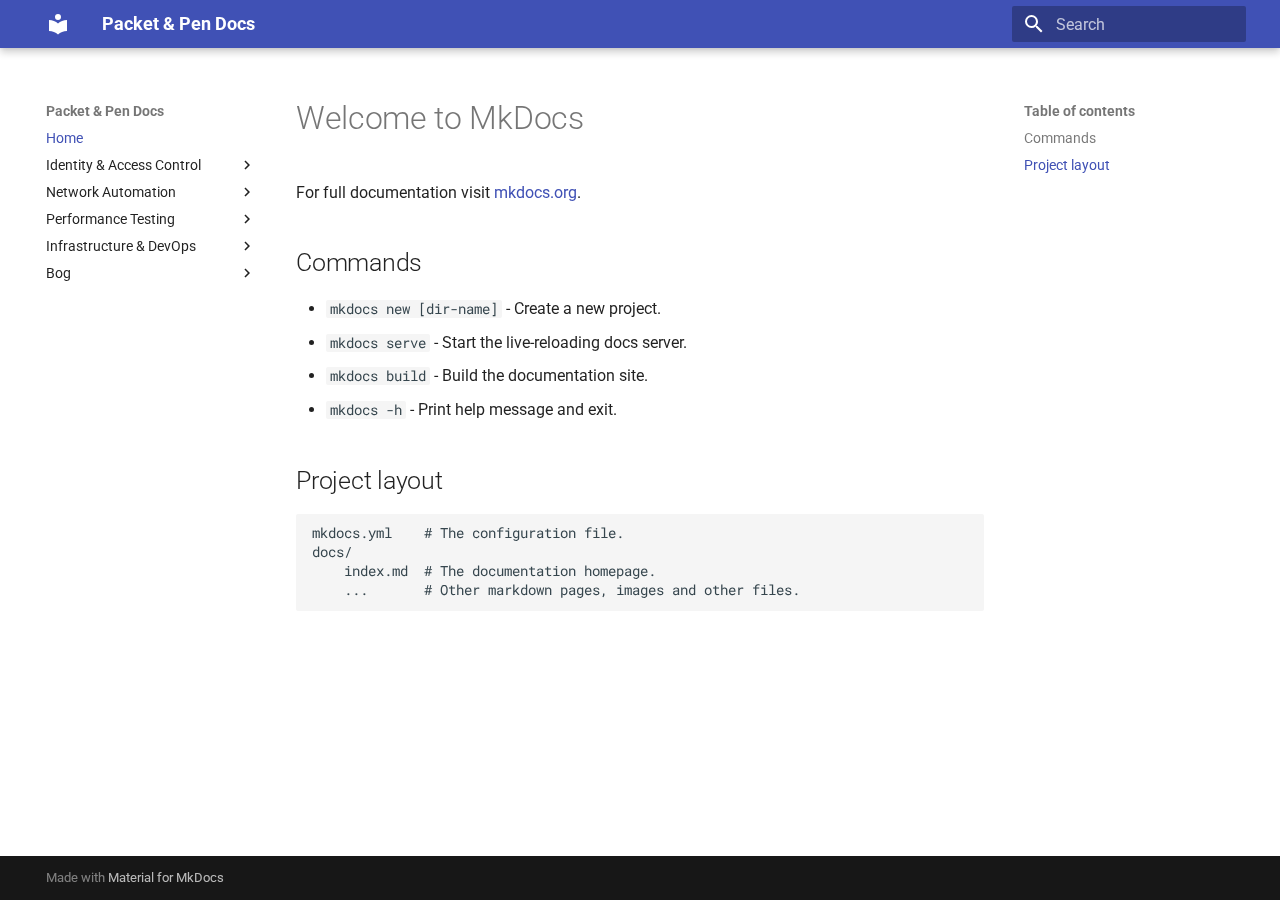
<file: index.html>
<!doctype html>
<html lang="en" class="no-js">
  <head>
    
      <meta charset="utf-8">
      <meta name="viewport" content="width=device-width,initial-scale=1">
      
      
      
      
      
        <link rel="next" href="identity-access-control/">
      
      
      <link rel="icon" href="assets/images/favicon.png">
      <meta name="generator" content="mkdocs-1.6.1, mkdocs-material-9.6.11">
    
    
      
        <title>Packet & Pen Docs</title>
      
    
    
      <link rel="stylesheet" href="assets/stylesheets/main.4af4bdda.min.css">
      
      


    
    
      
    
    
      
        
        
        <link rel="preconnect" href="https://fonts.gstatic.com" crossorigin>
        <link rel="stylesheet" href="https://fonts.googleapis.com/css?family=Roboto:300,300i,400,400i,700,700i%7CRoboto+Mono:400,400i,700,700i&display=fallback">
        <style>:root{--md-text-font:"Roboto";--md-code-font:"Roboto Mono"}</style>
      
    
    
    <script>__md_scope=new URL(".",location),__md_hash=e=>[...e].reduce(((e,_)=>(e<<5)-e+_.charCodeAt(0)),0),__md_get=(e,_=localStorage,t=__md_scope)=>JSON.parse(_.getItem(t.pathname+"."+e)),__md_set=(e,_,t=localStorage,a=__md_scope)=>{try{t.setItem(a.pathname+"."+e,JSON.stringify(_))}catch(e){}}</script>
    
      

    
    
    
  </head>
  
  
    <body dir="ltr">
  
    
    <input class="md-toggle" data-md-toggle="drawer" type="checkbox" id="__drawer" autocomplete="off">
    <input class="md-toggle" data-md-toggle="search" type="checkbox" id="__search" autocomplete="off">
    <label class="md-overlay" for="__drawer"></label>
    <div data-md-component="skip">
      
        
        <a href="#welcome-to-mkdocs" class="md-skip">
          Skip to content
        </a>
      
    </div>
    <div data-md-component="announce">
      
    </div>
    
    
      

  

<header class="md-header md-header--shadow" data-md-component="header">
  <nav class="md-header__inner md-grid" aria-label="Header">
    <a href="." title="Packet &amp; Pen Docs" class="md-header__button md-logo" aria-label="Packet & Pen Docs" data-md-component="logo">
      
  
  <svg xmlns="http://www.w3.org/2000/svg" viewBox="0 0 24 24"><path d="M12 8a3 3 0 0 0 3-3 3 3 0 0 0-3-3 3 3 0 0 0-3 3 3 3 0 0 0 3 3m0 3.54C9.64 9.35 6.5 8 3 8v11c3.5 0 6.64 1.35 9 3.54 2.36-2.19 5.5-3.54 9-3.54V8c-3.5 0-6.64 1.35-9 3.54"/></svg>

    </a>
    <label class="md-header__button md-icon" for="__drawer">
      
      <svg xmlns="http://www.w3.org/2000/svg" viewBox="0 0 24 24"><path d="M3 6h18v2H3zm0 5h18v2H3zm0 5h18v2H3z"/></svg>
    </label>
    <div class="md-header__title" data-md-component="header-title">
      <div class="md-header__ellipsis">
        <div class="md-header__topic">
          <span class="md-ellipsis">
            Packet & Pen Docs
          </span>
        </div>
        <div class="md-header__topic" data-md-component="header-topic">
          <span class="md-ellipsis">
            
              Home
            
          </span>
        </div>
      </div>
    </div>
    
    
      <script>var palette=__md_get("__palette");if(palette&&palette.color){if("(prefers-color-scheme)"===palette.color.media){var media=matchMedia("(prefers-color-scheme: light)"),input=document.querySelector(media.matches?"[data-md-color-media='(prefers-color-scheme: light)']":"[data-md-color-media='(prefers-color-scheme: dark)']");palette.color.media=input.getAttribute("data-md-color-media"),palette.color.scheme=input.getAttribute("data-md-color-scheme"),palette.color.primary=input.getAttribute("data-md-color-primary"),palette.color.accent=input.getAttribute("data-md-color-accent")}for(var[key,value]of Object.entries(palette.color))document.body.setAttribute("data-md-color-"+key,value)}</script>
    
    
    
      
      
        <label class="md-header__button md-icon" for="__search">
          
          <svg xmlns="http://www.w3.org/2000/svg" viewBox="0 0 24 24"><path d="M9.5 3A6.5 6.5 0 0 1 16 9.5c0 1.61-.59 3.09-1.56 4.23l.27.27h.79l5 5-1.5 1.5-5-5v-.79l-.27-.27A6.52 6.52 0 0 1 9.5 16 6.5 6.5 0 0 1 3 9.5 6.5 6.5 0 0 1 9.5 3m0 2C7 5 5 7 5 9.5S7 14 9.5 14 14 12 14 9.5 12 5 9.5 5"/></svg>
        </label>
        <div class="md-search" data-md-component="search" role="dialog">
  <label class="md-search__overlay" for="__search"></label>
  <div class="md-search__inner" role="search">
    <form class="md-search__form" name="search">
      <input type="text" class="md-search__input" name="query" aria-label="Search" placeholder="Search" autocapitalize="off" autocorrect="off" autocomplete="off" spellcheck="false" data-md-component="search-query" required>
      <label class="md-search__icon md-icon" for="__search">
        
        <svg xmlns="http://www.w3.org/2000/svg" viewBox="0 0 24 24"><path d="M9.5 3A6.5 6.5 0 0 1 16 9.5c0 1.61-.59 3.09-1.56 4.23l.27.27h.79l5 5-1.5 1.5-5-5v-.79l-.27-.27A6.52 6.52 0 0 1 9.5 16 6.5 6.5 0 0 1 3 9.5 6.5 6.5 0 0 1 9.5 3m0 2C7 5 5 7 5 9.5S7 14 9.5 14 14 12 14 9.5 12 5 9.5 5"/></svg>
        
        <svg xmlns="http://www.w3.org/2000/svg" viewBox="0 0 24 24"><path d="M20 11v2H8l5.5 5.5-1.42 1.42L4.16 12l7.92-7.92L13.5 5.5 8 11z"/></svg>
      </label>
      <nav class="md-search__options" aria-label="Search">
        
        <button type="reset" class="md-search__icon md-icon" title="Clear" aria-label="Clear" tabindex="-1">
          
          <svg xmlns="http://www.w3.org/2000/svg" viewBox="0 0 24 24"><path d="M19 6.41 17.59 5 12 10.59 6.41 5 5 6.41 10.59 12 5 17.59 6.41 19 12 13.41 17.59 19 19 17.59 13.41 12z"/></svg>
        </button>
      </nav>
      
    </form>
    <div class="md-search__output">
      <div class="md-search__scrollwrap" tabindex="0" data-md-scrollfix>
        <div class="md-search-result" data-md-component="search-result">
          <div class="md-search-result__meta">
            Initializing search
          </div>
          <ol class="md-search-result__list" role="presentation"></ol>
        </div>
      </div>
    </div>
  </div>
</div>
      
    
    
  </nav>
  
</header>
    
    <div class="md-container" data-md-component="container">
      
      
        
          
        
      
      <main class="md-main" data-md-component="main">
        <div class="md-main__inner md-grid">
          
            
              
              <div class="md-sidebar md-sidebar--primary" data-md-component="sidebar" data-md-type="navigation" >
                <div class="md-sidebar__scrollwrap">
                  <div class="md-sidebar__inner">
                    



<nav class="md-nav md-nav--primary" aria-label="Navigation" data-md-level="0">
  <label class="md-nav__title" for="__drawer">
    <a href="." title="Packet &amp; Pen Docs" class="md-nav__button md-logo" aria-label="Packet & Pen Docs" data-md-component="logo">
      
  
  <svg xmlns="http://www.w3.org/2000/svg" viewBox="0 0 24 24"><path d="M12 8a3 3 0 0 0 3-3 3 3 0 0 0-3-3 3 3 0 0 0-3 3 3 3 0 0 0 3 3m0 3.54C9.64 9.35 6.5 8 3 8v11c3.5 0 6.64 1.35 9 3.54 2.36-2.19 5.5-3.54 9-3.54V8c-3.5 0-6.64 1.35-9 3.54"/></svg>

    </a>
    Packet & Pen Docs
  </label>
  
  <ul class="md-nav__list" data-md-scrollfix>
    
      
      
  
  
    
  
  
  
    <li class="md-nav__item md-nav__item--active">
      
      <input class="md-nav__toggle md-toggle" type="checkbox" id="__toc">
      
      
        
      
      
        <label class="md-nav__link md-nav__link--active" for="__toc">
          
  
  
  <span class="md-ellipsis">
    Home
    
  </span>
  

          <span class="md-nav__icon md-icon"></span>
        </label>
      
      <a href="." class="md-nav__link md-nav__link--active">
        
  
  
  <span class="md-ellipsis">
    Home
    
  </span>
  

      </a>
      
        

<nav class="md-nav md-nav--secondary" aria-label="Table of contents">
  
  
  
    
  
  
    <label class="md-nav__title" for="__toc">
      <span class="md-nav__icon md-icon"></span>
      Table of contents
    </label>
    <ul class="md-nav__list" data-md-component="toc" data-md-scrollfix>
      
        <li class="md-nav__item">
  <a href="#commands" class="md-nav__link">
    <span class="md-ellipsis">
      Commands
    </span>
  </a>
  
</li>
      
        <li class="md-nav__item">
  <a href="#project-layout" class="md-nav__link">
    <span class="md-ellipsis">
      Project layout
    </span>
  </a>
  
</li>
      
    </ul>
  
</nav>
      
    </li>
  

    
      
      
  
  
  
  
    
    
    
    
    
    <li class="md-nav__item md-nav__item--nested">
      
        
        
        <input class="md-nav__toggle md-toggle " type="checkbox" id="__nav_2" >
        
          
          <label class="md-nav__link" for="__nav_2" id="__nav_2_label" tabindex="0">
            
  
  
  <span class="md-ellipsis">
    Identity & Access Control
    
  </span>
  

            <span class="md-nav__icon md-icon"></span>
          </label>
        
        <nav class="md-nav" data-md-level="1" aria-labelledby="__nav_2_label" aria-expanded="false">
          <label class="md-nav__title" for="__nav_2">
            <span class="md-nav__icon md-icon"></span>
            Identity & Access Control
          </label>
          <ul class="md-nav__list" data-md-scrollfix>
            
              
                
  
  
  
  
    <li class="md-nav__item">
      <a href="identity-access-control/" class="md-nav__link">
        
  
  
  <span class="md-ellipsis">
    Overview
    
  </span>
  

      </a>
    </li>
  

              
            
          </ul>
        </nav>
      
    </li>
  

    
      
      
  
  
  
  
    
    
    
    
    
    <li class="md-nav__item md-nav__item--nested">
      
        
        
        <input class="md-nav__toggle md-toggle " type="checkbox" id="__nav_3" >
        
          
          <label class="md-nav__link" for="__nav_3" id="__nav_3_label" tabindex="0">
            
  
  
  <span class="md-ellipsis">
    Network Automation
    
  </span>
  

            <span class="md-nav__icon md-icon"></span>
          </label>
        
        <nav class="md-nav" data-md-level="1" aria-labelledby="__nav_3_label" aria-expanded="false">
          <label class="md-nav__title" for="__nav_3">
            <span class="md-nav__icon md-icon"></span>
            Network Automation
          </label>
          <ul class="md-nav__list" data-md-scrollfix>
            
              
                
  
  
  
  
    <li class="md-nav__item">
      <a href="network-automation/" class="md-nav__link">
        
  
  
  <span class="md-ellipsis">
    Overview
    
  </span>
  

      </a>
    </li>
  

              
            
          </ul>
        </nav>
      
    </li>
  

    
      
      
  
  
  
  
    
    
    
    
    
    <li class="md-nav__item md-nav__item--nested">
      
        
        
        <input class="md-nav__toggle md-toggle " type="checkbox" id="__nav_4" >
        
          
          <label class="md-nav__link" for="__nav_4" id="__nav_4_label" tabindex="0">
            
  
  
  <span class="md-ellipsis">
    Performance Testing
    
  </span>
  

            <span class="md-nav__icon md-icon"></span>
          </label>
        
        <nav class="md-nav" data-md-level="1" aria-labelledby="__nav_4_label" aria-expanded="false">
          <label class="md-nav__title" for="__nav_4">
            <span class="md-nav__icon md-icon"></span>
            Performance Testing
          </label>
          <ul class="md-nav__list" data-md-scrollfix>
            
              
                
  
  
  
  
    <li class="md-nav__item">
      <a href="performance-testing/" class="md-nav__link">
        
  
  
  <span class="md-ellipsis">
    Overview
    
  </span>
  

      </a>
    </li>
  

              
            
          </ul>
        </nav>
      
    </li>
  

    
      
      
  
  
  
  
    
    
    
    
    
    <li class="md-nav__item md-nav__item--nested">
      
        
        
        <input class="md-nav__toggle md-toggle " type="checkbox" id="__nav_5" >
        
          
          <label class="md-nav__link" for="__nav_5" id="__nav_5_label" tabindex="0">
            
  
  
  <span class="md-ellipsis">
    Infrastructure & DevOps
    
  </span>
  

            <span class="md-nav__icon md-icon"></span>
          </label>
        
        <nav class="md-nav" data-md-level="1" aria-labelledby="__nav_5_label" aria-expanded="false">
          <label class="md-nav__title" for="__nav_5">
            <span class="md-nav__icon md-icon"></span>
            Infrastructure & DevOps
          </label>
          <ul class="md-nav__list" data-md-scrollfix>
            
              
                
  
  
  
  
    <li class="md-nav__item">
      <a href="infrastructure-devops/" class="md-nav__link">
        
  
  
  <span class="md-ellipsis">
    Overview
    
  </span>
  

      </a>
    </li>
  

              
            
          </ul>
        </nav>
      
    </li>
  

    
      
      
  
  
  
  
    
    
    
    
    
    <li class="md-nav__item md-nav__item--nested">
      
        
        
        <input class="md-nav__toggle md-toggle " type="checkbox" id="__nav_6" >
        
          
          <label class="md-nav__link" for="__nav_6" id="__nav_6_label" tabindex="0">
            
  
  
  <span class="md-ellipsis">
    Bog
    
  </span>
  

            <span class="md-nav__icon md-icon"></span>
          </label>
        
        <nav class="md-nav" data-md-level="1" aria-labelledby="__nav_6_label" aria-expanded="false">
          <label class="md-nav__title" for="__nav_6">
            <span class="md-nav__icon md-icon"></span>
            Bog
          </label>
          <ul class="md-nav__list" data-md-scrollfix>
            
              
                
  
  
  
  
    <li class="md-nav__item">
      <a href="blog/case-studies/" class="md-nav__link">
        
  
  
  <span class="md-ellipsis">
    Case Studies
    
  </span>
  

      </a>
    </li>
  

              
            
          </ul>
        </nav>
      
    </li>
  

    
  </ul>
</nav>
                  </div>
                </div>
              </div>
            
            
              
              <div class="md-sidebar md-sidebar--secondary" data-md-component="sidebar" data-md-type="toc" >
                <div class="md-sidebar__scrollwrap">
                  <div class="md-sidebar__inner">
                    

<nav class="md-nav md-nav--secondary" aria-label="Table of contents">
  
  
  
    
  
  
    <label class="md-nav__title" for="__toc">
      <span class="md-nav__icon md-icon"></span>
      Table of contents
    </label>
    <ul class="md-nav__list" data-md-component="toc" data-md-scrollfix>
      
        <li class="md-nav__item">
  <a href="#commands" class="md-nav__link">
    <span class="md-ellipsis">
      Commands
    </span>
  </a>
  
</li>
      
        <li class="md-nav__item">
  <a href="#project-layout" class="md-nav__link">
    <span class="md-ellipsis">
      Project layout
    </span>
  </a>
  
</li>
      
    </ul>
  
</nav>
                  </div>
                </div>
              </div>
            
          
          
            <div class="md-content" data-md-component="content">
              <article class="md-content__inner md-typeset">
                
                  



<h1 id="welcome-to-mkdocs">Welcome to MkDocs</h1>
<p>For full documentation visit <a href="https://www.mkdocs.org">mkdocs.org</a>.</p>
<h2 id="commands">Commands</h2>
<ul>
<li><code>mkdocs new [dir-name]</code> - Create a new project.</li>
<li><code>mkdocs serve</code> - Start the live-reloading docs server.</li>
<li><code>mkdocs build</code> - Build the documentation site.</li>
<li><code>mkdocs -h</code> - Print help message and exit.</li>
</ul>
<h2 id="project-layout">Project layout</h2>
<pre><code>mkdocs.yml    # The configuration file.
docs/
    index.md  # The documentation homepage.
    ...       # Other markdown pages, images and other files.
</code></pre>












                
              </article>
            </div>
          
          
<script>var target=document.getElementById(location.hash.slice(1));target&&target.name&&(target.checked=target.name.startsWith("__tabbed_"))</script>
        </div>
        
      </main>
      
        <footer class="md-footer">
  
  <div class="md-footer-meta md-typeset">
    <div class="md-footer-meta__inner md-grid">
      <div class="md-copyright">
  
  
    Made with
    <a href="https://squidfunk.github.io/mkdocs-material/" target="_blank" rel="noopener">
      Material for MkDocs
    </a>
  
</div>
      
    </div>
  </div>
</footer>
      
    </div>
    <div class="md-dialog" data-md-component="dialog">
      <div class="md-dialog__inner md-typeset"></div>
    </div>
    
    
    
      
      <script id="__config" type="application/json">{"base": ".", "features": [], "search": "assets/javascripts/workers/search.f8cc74c7.min.js", "tags": null, "translations": {"clipboard.copied": "Copied to clipboard", "clipboard.copy": "Copy to clipboard", "search.result.more.one": "1 more on this page", "search.result.more.other": "# more on this page", "search.result.none": "No matching documents", "search.result.one": "1 matching document", "search.result.other": "# matching documents", "search.result.placeholder": "Type to start searching", "search.result.term.missing": "Missing", "select.version": "Select version"}, "version": null}</script>
    
    
      <script src="assets/javascripts/bundle.c8b220af.min.js"></script>
      
    
  </body>
</html>
</file>
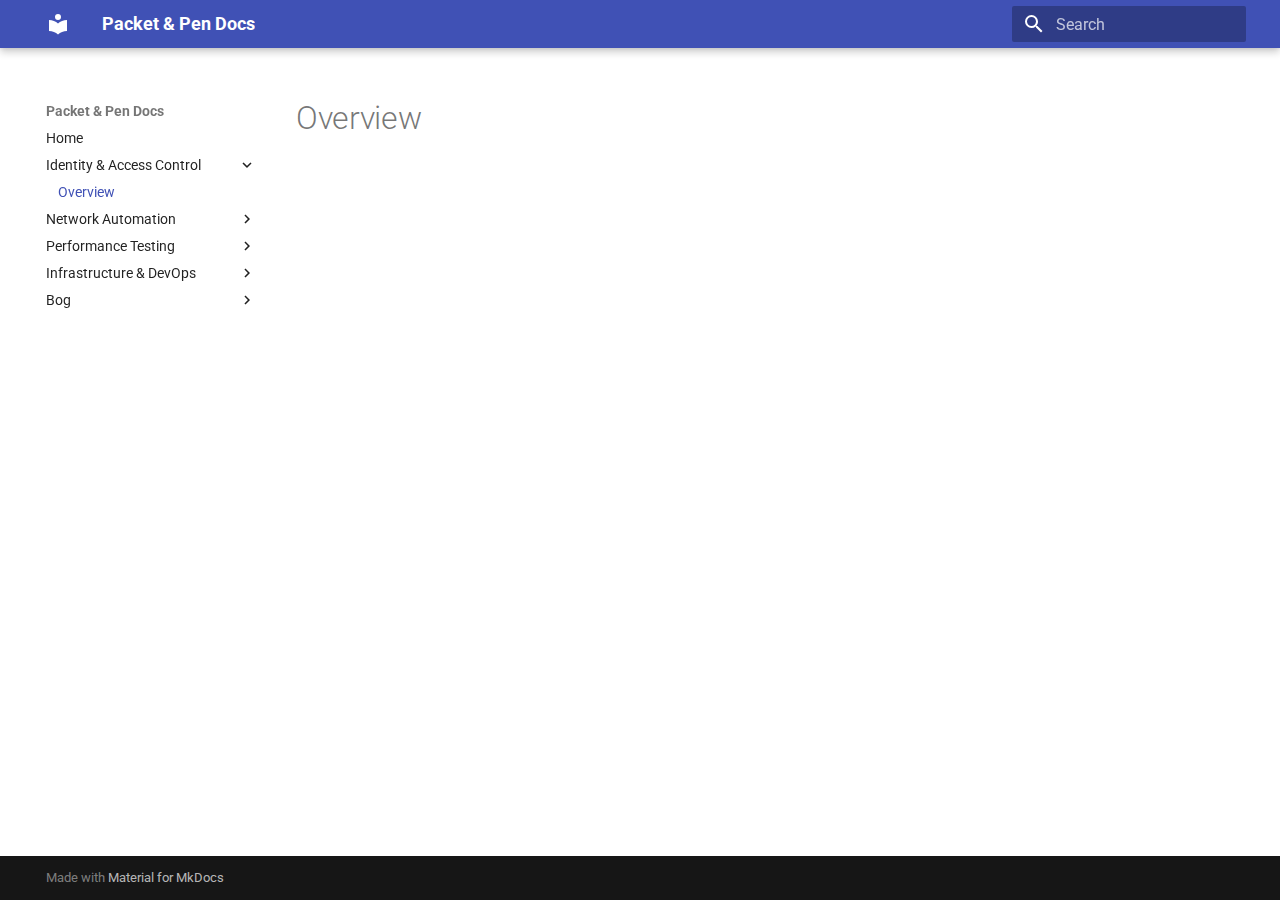
<file: identity-access-control/index.html>
<!doctype html>
<html lang="en" class="no-js">
  <head>
    
      <meta charset="utf-8">
      <meta name="viewport" content="width=device-width,initial-scale=1">
      
      
      
      
        <link rel="prev" href="..">
      
      
        <link rel="next" href="../network-automation/">
      
      
      <link rel="icon" href="../assets/images/favicon.png">
      <meta name="generator" content="mkdocs-1.6.1, mkdocs-material-9.6.11">
    
    
      
        <title>Overview - Packet & Pen Docs</title>
      
    
    
      <link rel="stylesheet" href="../assets/stylesheets/main.4af4bdda.min.css">
      
      


    
    
      
    
    
      
        
        
        <link rel="preconnect" href="https://fonts.gstatic.com" crossorigin>
        <link rel="stylesheet" href="https://fonts.googleapis.com/css?family=Roboto:300,300i,400,400i,700,700i%7CRoboto+Mono:400,400i,700,700i&display=fallback">
        <style>:root{--md-text-font:"Roboto";--md-code-font:"Roboto Mono"}</style>
      
    
    
    <script>__md_scope=new URL("..",location),__md_hash=e=>[...e].reduce(((e,_)=>(e<<5)-e+_.charCodeAt(0)),0),__md_get=(e,_=localStorage,t=__md_scope)=>JSON.parse(_.getItem(t.pathname+"."+e)),__md_set=(e,_,t=localStorage,a=__md_scope)=>{try{t.setItem(a.pathname+"."+e,JSON.stringify(_))}catch(e){}}</script>
    
      

    
    
    
  </head>
  
  
    <body dir="ltr">
  
    
    <input class="md-toggle" data-md-toggle="drawer" type="checkbox" id="__drawer" autocomplete="off">
    <input class="md-toggle" data-md-toggle="search" type="checkbox" id="__search" autocomplete="off">
    <label class="md-overlay" for="__drawer"></label>
    <div data-md-component="skip">
      
    </div>
    <div data-md-component="announce">
      
    </div>
    
    
      

  

<header class="md-header md-header--shadow" data-md-component="header">
  <nav class="md-header__inner md-grid" aria-label="Header">
    <a href=".." title="Packet &amp; Pen Docs" class="md-header__button md-logo" aria-label="Packet & Pen Docs" data-md-component="logo">
      
  
  <svg xmlns="http://www.w3.org/2000/svg" viewBox="0 0 24 24"><path d="M12 8a3 3 0 0 0 3-3 3 3 0 0 0-3-3 3 3 0 0 0-3 3 3 3 0 0 0 3 3m0 3.54C9.64 9.35 6.5 8 3 8v11c3.5 0 6.64 1.35 9 3.54 2.36-2.19 5.5-3.54 9-3.54V8c-3.5 0-6.64 1.35-9 3.54"/></svg>

    </a>
    <label class="md-header__button md-icon" for="__drawer">
      
      <svg xmlns="http://www.w3.org/2000/svg" viewBox="0 0 24 24"><path d="M3 6h18v2H3zm0 5h18v2H3zm0 5h18v2H3z"/></svg>
    </label>
    <div class="md-header__title" data-md-component="header-title">
      <div class="md-header__ellipsis">
        <div class="md-header__topic">
          <span class="md-ellipsis">
            Packet & Pen Docs
          </span>
        </div>
        <div class="md-header__topic" data-md-component="header-topic">
          <span class="md-ellipsis">
            
              Overview
            
          </span>
        </div>
      </div>
    </div>
    
    
      <script>var palette=__md_get("__palette");if(palette&&palette.color){if("(prefers-color-scheme)"===palette.color.media){var media=matchMedia("(prefers-color-scheme: light)"),input=document.querySelector(media.matches?"[data-md-color-media='(prefers-color-scheme: light)']":"[data-md-color-media='(prefers-color-scheme: dark)']");palette.color.media=input.getAttribute("data-md-color-media"),palette.color.scheme=input.getAttribute("data-md-color-scheme"),palette.color.primary=input.getAttribute("data-md-color-primary"),palette.color.accent=input.getAttribute("data-md-color-accent")}for(var[key,value]of Object.entries(palette.color))document.body.setAttribute("data-md-color-"+key,value)}</script>
    
    
    
      
      
        <label class="md-header__button md-icon" for="__search">
          
          <svg xmlns="http://www.w3.org/2000/svg" viewBox="0 0 24 24"><path d="M9.5 3A6.5 6.5 0 0 1 16 9.5c0 1.61-.59 3.09-1.56 4.23l.27.27h.79l5 5-1.5 1.5-5-5v-.79l-.27-.27A6.52 6.52 0 0 1 9.5 16 6.5 6.5 0 0 1 3 9.5 6.5 6.5 0 0 1 9.5 3m0 2C7 5 5 7 5 9.5S7 14 9.5 14 14 12 14 9.5 12 5 9.5 5"/></svg>
        </label>
        <div class="md-search" data-md-component="search" role="dialog">
  <label class="md-search__overlay" for="__search"></label>
  <div class="md-search__inner" role="search">
    <form class="md-search__form" name="search">
      <input type="text" class="md-search__input" name="query" aria-label="Search" placeholder="Search" autocapitalize="off" autocorrect="off" autocomplete="off" spellcheck="false" data-md-component="search-query" required>
      <label class="md-search__icon md-icon" for="__search">
        
        <svg xmlns="http://www.w3.org/2000/svg" viewBox="0 0 24 24"><path d="M9.5 3A6.5 6.5 0 0 1 16 9.5c0 1.61-.59 3.09-1.56 4.23l.27.27h.79l5 5-1.5 1.5-5-5v-.79l-.27-.27A6.52 6.52 0 0 1 9.5 16 6.5 6.5 0 0 1 3 9.5 6.5 6.5 0 0 1 9.5 3m0 2C7 5 5 7 5 9.5S7 14 9.5 14 14 12 14 9.5 12 5 9.5 5"/></svg>
        
        <svg xmlns="http://www.w3.org/2000/svg" viewBox="0 0 24 24"><path d="M20 11v2H8l5.5 5.5-1.42 1.42L4.16 12l7.92-7.92L13.5 5.5 8 11z"/></svg>
      </label>
      <nav class="md-search__options" aria-label="Search">
        
        <button type="reset" class="md-search__icon md-icon" title="Clear" aria-label="Clear" tabindex="-1">
          
          <svg xmlns="http://www.w3.org/2000/svg" viewBox="0 0 24 24"><path d="M19 6.41 17.59 5 12 10.59 6.41 5 5 6.41 10.59 12 5 17.59 6.41 19 12 13.41 17.59 19 19 17.59 13.41 12z"/></svg>
        </button>
      </nav>
      
    </form>
    <div class="md-search__output">
      <div class="md-search__scrollwrap" tabindex="0" data-md-scrollfix>
        <div class="md-search-result" data-md-component="search-result">
          <div class="md-search-result__meta">
            Initializing search
          </div>
          <ol class="md-search-result__list" role="presentation"></ol>
        </div>
      </div>
    </div>
  </div>
</div>
      
    
    
  </nav>
  
</header>
    
    <div class="md-container" data-md-component="container">
      
      
        
          
        
      
      <main class="md-main" data-md-component="main">
        <div class="md-main__inner md-grid">
          
            
              
              <div class="md-sidebar md-sidebar--primary" data-md-component="sidebar" data-md-type="navigation" >
                <div class="md-sidebar__scrollwrap">
                  <div class="md-sidebar__inner">
                    



<nav class="md-nav md-nav--primary" aria-label="Navigation" data-md-level="0">
  <label class="md-nav__title" for="__drawer">
    <a href=".." title="Packet &amp; Pen Docs" class="md-nav__button md-logo" aria-label="Packet & Pen Docs" data-md-component="logo">
      
  
  <svg xmlns="http://www.w3.org/2000/svg" viewBox="0 0 24 24"><path d="M12 8a3 3 0 0 0 3-3 3 3 0 0 0-3-3 3 3 0 0 0-3 3 3 3 0 0 0 3 3m0 3.54C9.64 9.35 6.5 8 3 8v11c3.5 0 6.64 1.35 9 3.54 2.36-2.19 5.5-3.54 9-3.54V8c-3.5 0-6.64 1.35-9 3.54"/></svg>

    </a>
    Packet & Pen Docs
  </label>
  
  <ul class="md-nav__list" data-md-scrollfix>
    
      
      
  
  
  
  
    <li class="md-nav__item">
      <a href=".." class="md-nav__link">
        
  
  
  <span class="md-ellipsis">
    Home
    
  </span>
  

      </a>
    </li>
  

    
      
      
  
  
    
  
  
  
    
    
    
    
    
    <li class="md-nav__item md-nav__item--active md-nav__item--nested">
      
        
        
        <input class="md-nav__toggle md-toggle " type="checkbox" id="__nav_2" checked>
        
          
          <label class="md-nav__link" for="__nav_2" id="__nav_2_label" tabindex="0">
            
  
  
  <span class="md-ellipsis">
    Identity & Access Control
    
  </span>
  

            <span class="md-nav__icon md-icon"></span>
          </label>
        
        <nav class="md-nav" data-md-level="1" aria-labelledby="__nav_2_label" aria-expanded="true">
          <label class="md-nav__title" for="__nav_2">
            <span class="md-nav__icon md-icon"></span>
            Identity & Access Control
          </label>
          <ul class="md-nav__list" data-md-scrollfix>
            
              
                
  
  
    
  
  
  
    <li class="md-nav__item md-nav__item--active">
      
      <input class="md-nav__toggle md-toggle" type="checkbox" id="__toc">
      
      
      
      <a href="./" class="md-nav__link md-nav__link--active">
        
  
  
  <span class="md-ellipsis">
    Overview
    
  </span>
  

      </a>
      
    </li>
  

              
            
          </ul>
        </nav>
      
    </li>
  

    
      
      
  
  
  
  
    
    
    
    
    
    <li class="md-nav__item md-nav__item--nested">
      
        
        
        <input class="md-nav__toggle md-toggle " type="checkbox" id="__nav_3" >
        
          
          <label class="md-nav__link" for="__nav_3" id="__nav_3_label" tabindex="0">
            
  
  
  <span class="md-ellipsis">
    Network Automation
    
  </span>
  

            <span class="md-nav__icon md-icon"></span>
          </label>
        
        <nav class="md-nav" data-md-level="1" aria-labelledby="__nav_3_label" aria-expanded="false">
          <label class="md-nav__title" for="__nav_3">
            <span class="md-nav__icon md-icon"></span>
            Network Automation
          </label>
          <ul class="md-nav__list" data-md-scrollfix>
            
              
                
  
  
  
  
    <li class="md-nav__item">
      <a href="../network-automation/" class="md-nav__link">
        
  
  
  <span class="md-ellipsis">
    Overview
    
  </span>
  

      </a>
    </li>
  

              
            
          </ul>
        </nav>
      
    </li>
  

    
      
      
  
  
  
  
    
    
    
    
    
    <li class="md-nav__item md-nav__item--nested">
      
        
        
        <input class="md-nav__toggle md-toggle " type="checkbox" id="__nav_4" >
        
          
          <label class="md-nav__link" for="__nav_4" id="__nav_4_label" tabindex="0">
            
  
  
  <span class="md-ellipsis">
    Performance Testing
    
  </span>
  

            <span class="md-nav__icon md-icon"></span>
          </label>
        
        <nav class="md-nav" data-md-level="1" aria-labelledby="__nav_4_label" aria-expanded="false">
          <label class="md-nav__title" for="__nav_4">
            <span class="md-nav__icon md-icon"></span>
            Performance Testing
          </label>
          <ul class="md-nav__list" data-md-scrollfix>
            
              
                
  
  
  
  
    <li class="md-nav__item">
      <a href="../performance-testing/" class="md-nav__link">
        
  
  
  <span class="md-ellipsis">
    Overview
    
  </span>
  

      </a>
    </li>
  

              
            
          </ul>
        </nav>
      
    </li>
  

    
      
      
  
  
  
  
    
    
    
    
    
    <li class="md-nav__item md-nav__item--nested">
      
        
        
        <input class="md-nav__toggle md-toggle " type="checkbox" id="__nav_5" >
        
          
          <label class="md-nav__link" for="__nav_5" id="__nav_5_label" tabindex="0">
            
  
  
  <span class="md-ellipsis">
    Infrastructure & DevOps
    
  </span>
  

            <span class="md-nav__icon md-icon"></span>
          </label>
        
        <nav class="md-nav" data-md-level="1" aria-labelledby="__nav_5_label" aria-expanded="false">
          <label class="md-nav__title" for="__nav_5">
            <span class="md-nav__icon md-icon"></span>
            Infrastructure & DevOps
          </label>
          <ul class="md-nav__list" data-md-scrollfix>
            
              
                
  
  
  
  
    <li class="md-nav__item">
      <a href="../infrastructure-devops/" class="md-nav__link">
        
  
  
  <span class="md-ellipsis">
    Overview
    
  </span>
  

      </a>
    </li>
  

              
            
          </ul>
        </nav>
      
    </li>
  

    
      
      
  
  
  
  
    
    
    
    
    
    <li class="md-nav__item md-nav__item--nested">
      
        
        
        <input class="md-nav__toggle md-toggle " type="checkbox" id="__nav_6" >
        
          
          <label class="md-nav__link" for="__nav_6" id="__nav_6_label" tabindex="0">
            
  
  
  <span class="md-ellipsis">
    Bog
    
  </span>
  

            <span class="md-nav__icon md-icon"></span>
          </label>
        
        <nav class="md-nav" data-md-level="1" aria-labelledby="__nav_6_label" aria-expanded="false">
          <label class="md-nav__title" for="__nav_6">
            <span class="md-nav__icon md-icon"></span>
            Bog
          </label>
          <ul class="md-nav__list" data-md-scrollfix>
            
              
                
  
  
  
  
    <li class="md-nav__item">
      <a href="../blog/case-studies/" class="md-nav__link">
        
  
  
  <span class="md-ellipsis">
    Case Studies
    
  </span>
  

      </a>
    </li>
  

              
            
          </ul>
        </nav>
      
    </li>
  

    
  </ul>
</nav>
                  </div>
                </div>
              </div>
            
            
              
              <div class="md-sidebar md-sidebar--secondary" data-md-component="sidebar" data-md-type="toc" >
                <div class="md-sidebar__scrollwrap">
                  <div class="md-sidebar__inner">
                    

<nav class="md-nav md-nav--secondary" aria-label="Table of contents">
  
  
  
  
</nav>
                  </div>
                </div>
              </div>
            
          
          
            <div class="md-content" data-md-component="content">
              <article class="md-content__inner md-typeset">
                
                  



  <h1>Overview</h1>














                
              </article>
            </div>
          
          
<script>var target=document.getElementById(location.hash.slice(1));target&&target.name&&(target.checked=target.name.startsWith("__tabbed_"))</script>
        </div>
        
      </main>
      
        <footer class="md-footer">
  
  <div class="md-footer-meta md-typeset">
    <div class="md-footer-meta__inner md-grid">
      <div class="md-copyright">
  
  
    Made with
    <a href="https://squidfunk.github.io/mkdocs-material/" target="_blank" rel="noopener">
      Material for MkDocs
    </a>
  
</div>
      
    </div>
  </div>
</footer>
      
    </div>
    <div class="md-dialog" data-md-component="dialog">
      <div class="md-dialog__inner md-typeset"></div>
    </div>
    
    
    
      
      <script id="__config" type="application/json">{"base": "..", "features": [], "search": "../assets/javascripts/workers/search.f8cc74c7.min.js", "tags": null, "translations": {"clipboard.copied": "Copied to clipboard", "clipboard.copy": "Copy to clipboard", "search.result.more.one": "1 more on this page", "search.result.more.other": "# more on this page", "search.result.none": "No matching documents", "search.result.one": "1 matching document", "search.result.other": "# matching documents", "search.result.placeholder": "Type to start searching", "search.result.term.missing": "Missing", "select.version": "Select version"}, "version": null}</script>
    
    
      <script src="../assets/javascripts/bundle.c8b220af.min.js"></script>
      
    
  </body>
</html>
</file>
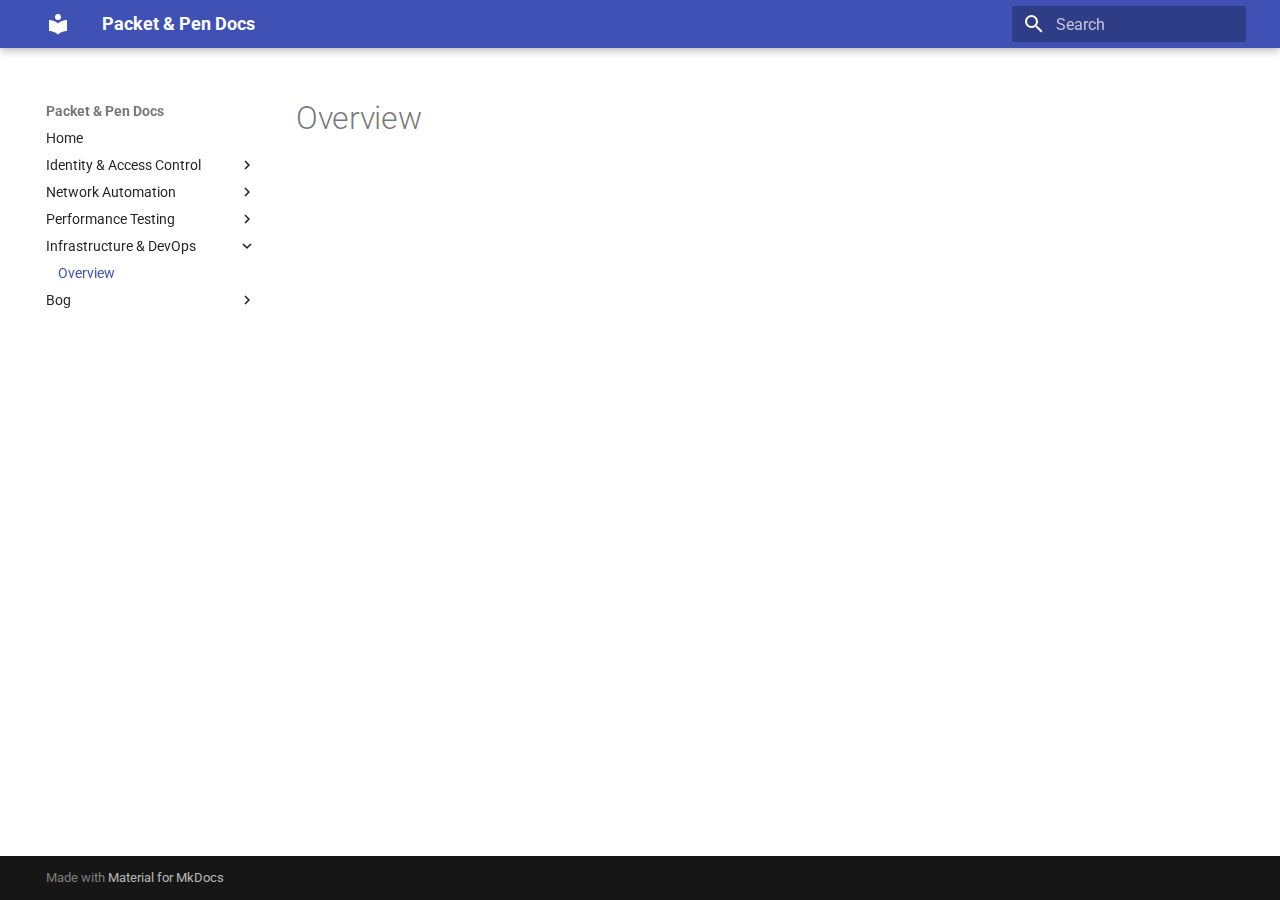
<file: infrastructure-devops/index.html>
<!doctype html>
<html lang="en" class="no-js">
  <head>
    
      <meta charset="utf-8">
      <meta name="viewport" content="width=device-width,initial-scale=1">
      
      
      
      
        <link rel="prev" href="../performance-testing/">
      
      
        <link rel="next" href="../blog/case-studies/">
      
      
      <link rel="icon" href="../assets/images/favicon.png">
      <meta name="generator" content="mkdocs-1.6.1, mkdocs-material-9.6.11">
    
    
      
        <title>Overview - Packet & Pen Docs</title>
      
    
    
      <link rel="stylesheet" href="../assets/stylesheets/main.4af4bdda.min.css">
      
      


    
    
      
    
    
      
        
        
        <link rel="preconnect" href="https://fonts.gstatic.com" crossorigin>
        <link rel="stylesheet" href="https://fonts.googleapis.com/css?family=Roboto:300,300i,400,400i,700,700i%7CRoboto+Mono:400,400i,700,700i&display=fallback">
        <style>:root{--md-text-font:"Roboto";--md-code-font:"Roboto Mono"}</style>
      
    
    
    <script>__md_scope=new URL("..",location),__md_hash=e=>[...e].reduce(((e,_)=>(e<<5)-e+_.charCodeAt(0)),0),__md_get=(e,_=localStorage,t=__md_scope)=>JSON.parse(_.getItem(t.pathname+"."+e)),__md_set=(e,_,t=localStorage,a=__md_scope)=>{try{t.setItem(a.pathname+"."+e,JSON.stringify(_))}catch(e){}}</script>
    
      

    
    
    
  </head>
  
  
    <body dir="ltr">
  
    
    <input class="md-toggle" data-md-toggle="drawer" type="checkbox" id="__drawer" autocomplete="off">
    <input class="md-toggle" data-md-toggle="search" type="checkbox" id="__search" autocomplete="off">
    <label class="md-overlay" for="__drawer"></label>
    <div data-md-component="skip">
      
    </div>
    <div data-md-component="announce">
      
    </div>
    
    
      

  

<header class="md-header md-header--shadow" data-md-component="header">
  <nav class="md-header__inner md-grid" aria-label="Header">
    <a href=".." title="Packet &amp; Pen Docs" class="md-header__button md-logo" aria-label="Packet & Pen Docs" data-md-component="logo">
      
  
  <svg xmlns="http://www.w3.org/2000/svg" viewBox="0 0 24 24"><path d="M12 8a3 3 0 0 0 3-3 3 3 0 0 0-3-3 3 3 0 0 0-3 3 3 3 0 0 0 3 3m0 3.54C9.64 9.35 6.5 8 3 8v11c3.5 0 6.64 1.35 9 3.54 2.36-2.19 5.5-3.54 9-3.54V8c-3.5 0-6.64 1.35-9 3.54"/></svg>

    </a>
    <label class="md-header__button md-icon" for="__drawer">
      
      <svg xmlns="http://www.w3.org/2000/svg" viewBox="0 0 24 24"><path d="M3 6h18v2H3zm0 5h18v2H3zm0 5h18v2H3z"/></svg>
    </label>
    <div class="md-header__title" data-md-component="header-title">
      <div class="md-header__ellipsis">
        <div class="md-header__topic">
          <span class="md-ellipsis">
            Packet & Pen Docs
          </span>
        </div>
        <div class="md-header__topic" data-md-component="header-topic">
          <span class="md-ellipsis">
            
              Overview
            
          </span>
        </div>
      </div>
    </div>
    
    
      <script>var palette=__md_get("__palette");if(palette&&palette.color){if("(prefers-color-scheme)"===palette.color.media){var media=matchMedia("(prefers-color-scheme: light)"),input=document.querySelector(media.matches?"[data-md-color-media='(prefers-color-scheme: light)']":"[data-md-color-media='(prefers-color-scheme: dark)']");palette.color.media=input.getAttribute("data-md-color-media"),palette.color.scheme=input.getAttribute("data-md-color-scheme"),palette.color.primary=input.getAttribute("data-md-color-primary"),palette.color.accent=input.getAttribute("data-md-color-accent")}for(var[key,value]of Object.entries(palette.color))document.body.setAttribute("data-md-color-"+key,value)}</script>
    
    
    
      
      
        <label class="md-header__button md-icon" for="__search">
          
          <svg xmlns="http://www.w3.org/2000/svg" viewBox="0 0 24 24"><path d="M9.5 3A6.5 6.5 0 0 1 16 9.5c0 1.61-.59 3.09-1.56 4.23l.27.27h.79l5 5-1.5 1.5-5-5v-.79l-.27-.27A6.52 6.52 0 0 1 9.5 16 6.5 6.5 0 0 1 3 9.5 6.5 6.5 0 0 1 9.5 3m0 2C7 5 5 7 5 9.5S7 14 9.5 14 14 12 14 9.5 12 5 9.5 5"/></svg>
        </label>
        <div class="md-search" data-md-component="search" role="dialog">
  <label class="md-search__overlay" for="__search"></label>
  <div class="md-search__inner" role="search">
    <form class="md-search__form" name="search">
      <input type="text" class="md-search__input" name="query" aria-label="Search" placeholder="Search" autocapitalize="off" autocorrect="off" autocomplete="off" spellcheck="false" data-md-component="search-query" required>
      <label class="md-search__icon md-icon" for="__search">
        
        <svg xmlns="http://www.w3.org/2000/svg" viewBox="0 0 24 24"><path d="M9.5 3A6.5 6.5 0 0 1 16 9.5c0 1.61-.59 3.09-1.56 4.23l.27.27h.79l5 5-1.5 1.5-5-5v-.79l-.27-.27A6.52 6.52 0 0 1 9.5 16 6.5 6.5 0 0 1 3 9.5 6.5 6.5 0 0 1 9.5 3m0 2C7 5 5 7 5 9.5S7 14 9.5 14 14 12 14 9.5 12 5 9.5 5"/></svg>
        
        <svg xmlns="http://www.w3.org/2000/svg" viewBox="0 0 24 24"><path d="M20 11v2H8l5.5 5.5-1.42 1.42L4.16 12l7.92-7.92L13.5 5.5 8 11z"/></svg>
      </label>
      <nav class="md-search__options" aria-label="Search">
        
        <button type="reset" class="md-search__icon md-icon" title="Clear" aria-label="Clear" tabindex="-1">
          
          <svg xmlns="http://www.w3.org/2000/svg" viewBox="0 0 24 24"><path d="M19 6.41 17.59 5 12 10.59 6.41 5 5 6.41 10.59 12 5 17.59 6.41 19 12 13.41 17.59 19 19 17.59 13.41 12z"/></svg>
        </button>
      </nav>
      
    </form>
    <div class="md-search__output">
      <div class="md-search__scrollwrap" tabindex="0" data-md-scrollfix>
        <div class="md-search-result" data-md-component="search-result">
          <div class="md-search-result__meta">
            Initializing search
          </div>
          <ol class="md-search-result__list" role="presentation"></ol>
        </div>
      </div>
    </div>
  </div>
</div>
      
    
    
  </nav>
  
</header>
    
    <div class="md-container" data-md-component="container">
      
      
        
          
        
      
      <main class="md-main" data-md-component="main">
        <div class="md-main__inner md-grid">
          
            
              
              <div class="md-sidebar md-sidebar--primary" data-md-component="sidebar" data-md-type="navigation" >
                <div class="md-sidebar__scrollwrap">
                  <div class="md-sidebar__inner">
                    



<nav class="md-nav md-nav--primary" aria-label="Navigation" data-md-level="0">
  <label class="md-nav__title" for="__drawer">
    <a href=".." title="Packet &amp; Pen Docs" class="md-nav__button md-logo" aria-label="Packet & Pen Docs" data-md-component="logo">
      
  
  <svg xmlns="http://www.w3.org/2000/svg" viewBox="0 0 24 24"><path d="M12 8a3 3 0 0 0 3-3 3 3 0 0 0-3-3 3 3 0 0 0-3 3 3 3 0 0 0 3 3m0 3.54C9.64 9.35 6.5 8 3 8v11c3.5 0 6.64 1.35 9 3.54 2.36-2.19 5.5-3.54 9-3.54V8c-3.5 0-6.64 1.35-9 3.54"/></svg>

    </a>
    Packet & Pen Docs
  </label>
  
  <ul class="md-nav__list" data-md-scrollfix>
    
      
      
  
  
  
  
    <li class="md-nav__item">
      <a href=".." class="md-nav__link">
        
  
  
  <span class="md-ellipsis">
    Home
    
  </span>
  

      </a>
    </li>
  

    
      
      
  
  
  
  
    
    
    
    
    
    <li class="md-nav__item md-nav__item--nested">
      
        
        
        <input class="md-nav__toggle md-toggle " type="checkbox" id="__nav_2" >
        
          
          <label class="md-nav__link" for="__nav_2" id="__nav_2_label" tabindex="0">
            
  
  
  <span class="md-ellipsis">
    Identity & Access Control
    
  </span>
  

            <span class="md-nav__icon md-icon"></span>
          </label>
        
        <nav class="md-nav" data-md-level="1" aria-labelledby="__nav_2_label" aria-expanded="false">
          <label class="md-nav__title" for="__nav_2">
            <span class="md-nav__icon md-icon"></span>
            Identity & Access Control
          </label>
          <ul class="md-nav__list" data-md-scrollfix>
            
              
                
  
  
  
  
    <li class="md-nav__item">
      <a href="../identity-access-control/" class="md-nav__link">
        
  
  
  <span class="md-ellipsis">
    Overview
    
  </span>
  

      </a>
    </li>
  

              
            
          </ul>
        </nav>
      
    </li>
  

    
      
      
  
  
  
  
    
    
    
    
    
    <li class="md-nav__item md-nav__item--nested">
      
        
        
        <input class="md-nav__toggle md-toggle " type="checkbox" id="__nav_3" >
        
          
          <label class="md-nav__link" for="__nav_3" id="__nav_3_label" tabindex="0">
            
  
  
  <span class="md-ellipsis">
    Network Automation
    
  </span>
  

            <span class="md-nav__icon md-icon"></span>
          </label>
        
        <nav class="md-nav" data-md-level="1" aria-labelledby="__nav_3_label" aria-expanded="false">
          <label class="md-nav__title" for="__nav_3">
            <span class="md-nav__icon md-icon"></span>
            Network Automation
          </label>
          <ul class="md-nav__list" data-md-scrollfix>
            
              
                
  
  
  
  
    <li class="md-nav__item">
      <a href="../network-automation/" class="md-nav__link">
        
  
  
  <span class="md-ellipsis">
    Overview
    
  </span>
  

      </a>
    </li>
  

              
            
          </ul>
        </nav>
      
    </li>
  

    
      
      
  
  
  
  
    
    
    
    
    
    <li class="md-nav__item md-nav__item--nested">
      
        
        
        <input class="md-nav__toggle md-toggle " type="checkbox" id="__nav_4" >
        
          
          <label class="md-nav__link" for="__nav_4" id="__nav_4_label" tabindex="0">
            
  
  
  <span class="md-ellipsis">
    Performance Testing
    
  </span>
  

            <span class="md-nav__icon md-icon"></span>
          </label>
        
        <nav class="md-nav" data-md-level="1" aria-labelledby="__nav_4_label" aria-expanded="false">
          <label class="md-nav__title" for="__nav_4">
            <span class="md-nav__icon md-icon"></span>
            Performance Testing
          </label>
          <ul class="md-nav__list" data-md-scrollfix>
            
              
                
  
  
  
  
    <li class="md-nav__item">
      <a href="../performance-testing/" class="md-nav__link">
        
  
  
  <span class="md-ellipsis">
    Overview
    
  </span>
  

      </a>
    </li>
  

              
            
          </ul>
        </nav>
      
    </li>
  

    
      
      
  
  
    
  
  
  
    
    
    
    
    
    <li class="md-nav__item md-nav__item--active md-nav__item--nested">
      
        
        
        <input class="md-nav__toggle md-toggle " type="checkbox" id="__nav_5" checked>
        
          
          <label class="md-nav__link" for="__nav_5" id="__nav_5_label" tabindex="0">
            
  
  
  <span class="md-ellipsis">
    Infrastructure & DevOps
    
  </span>
  

            <span class="md-nav__icon md-icon"></span>
          </label>
        
        <nav class="md-nav" data-md-level="1" aria-labelledby="__nav_5_label" aria-expanded="true">
          <label class="md-nav__title" for="__nav_5">
            <span class="md-nav__icon md-icon"></span>
            Infrastructure & DevOps
          </label>
          <ul class="md-nav__list" data-md-scrollfix>
            
              
                
  
  
    
  
  
  
    <li class="md-nav__item md-nav__item--active">
      
      <input class="md-nav__toggle md-toggle" type="checkbox" id="__toc">
      
      
      
      <a href="./" class="md-nav__link md-nav__link--active">
        
  
  
  <span class="md-ellipsis">
    Overview
    
  </span>
  

      </a>
      
    </li>
  

              
            
          </ul>
        </nav>
      
    </li>
  

    
      
      
  
  
  
  
    
    
    
    
    
    <li class="md-nav__item md-nav__item--nested">
      
        
        
        <input class="md-nav__toggle md-toggle " type="checkbox" id="__nav_6" >
        
          
          <label class="md-nav__link" for="__nav_6" id="__nav_6_label" tabindex="0">
            
  
  
  <span class="md-ellipsis">
    Bog
    
  </span>
  

            <span class="md-nav__icon md-icon"></span>
          </label>
        
        <nav class="md-nav" data-md-level="1" aria-labelledby="__nav_6_label" aria-expanded="false">
          <label class="md-nav__title" for="__nav_6">
            <span class="md-nav__icon md-icon"></span>
            Bog
          </label>
          <ul class="md-nav__list" data-md-scrollfix>
            
              
                
  
  
  
  
    <li class="md-nav__item">
      <a href="../blog/case-studies/" class="md-nav__link">
        
  
  
  <span class="md-ellipsis">
    Case Studies
    
  </span>
  

      </a>
    </li>
  

              
            
          </ul>
        </nav>
      
    </li>
  

    
  </ul>
</nav>
                  </div>
                </div>
              </div>
            
            
              
              <div class="md-sidebar md-sidebar--secondary" data-md-component="sidebar" data-md-type="toc" >
                <div class="md-sidebar__scrollwrap">
                  <div class="md-sidebar__inner">
                    

<nav class="md-nav md-nav--secondary" aria-label="Table of contents">
  
  
  
  
</nav>
                  </div>
                </div>
              </div>
            
          
          
            <div class="md-content" data-md-component="content">
              <article class="md-content__inner md-typeset">
                
                  



  <h1>Overview</h1>














                
              </article>
            </div>
          
          
<script>var target=document.getElementById(location.hash.slice(1));target&&target.name&&(target.checked=target.name.startsWith("__tabbed_"))</script>
        </div>
        
      </main>
      
        <footer class="md-footer">
  
  <div class="md-footer-meta md-typeset">
    <div class="md-footer-meta__inner md-grid">
      <div class="md-copyright">
  
  
    Made with
    <a href="https://squidfunk.github.io/mkdocs-material/" target="_blank" rel="noopener">
      Material for MkDocs
    </a>
  
</div>
      
    </div>
  </div>
</footer>
      
    </div>
    <div class="md-dialog" data-md-component="dialog">
      <div class="md-dialog__inner md-typeset"></div>
    </div>
    
    
    
      
      <script id="__config" type="application/json">{"base": "..", "features": [], "search": "../assets/javascripts/workers/search.f8cc74c7.min.js", "tags": null, "translations": {"clipboard.copied": "Copied to clipboard", "clipboard.copy": "Copy to clipboard", "search.result.more.one": "1 more on this page", "search.result.more.other": "# more on this page", "search.result.none": "No matching documents", "search.result.one": "1 matching document", "search.result.other": "# matching documents", "search.result.placeholder": "Type to start searching", "search.result.term.missing": "Missing", "select.version": "Select version"}, "version": null}</script>
    
    
      <script src="../assets/javascripts/bundle.c8b220af.min.js"></script>
      
    
  </body>
</html>
</file>
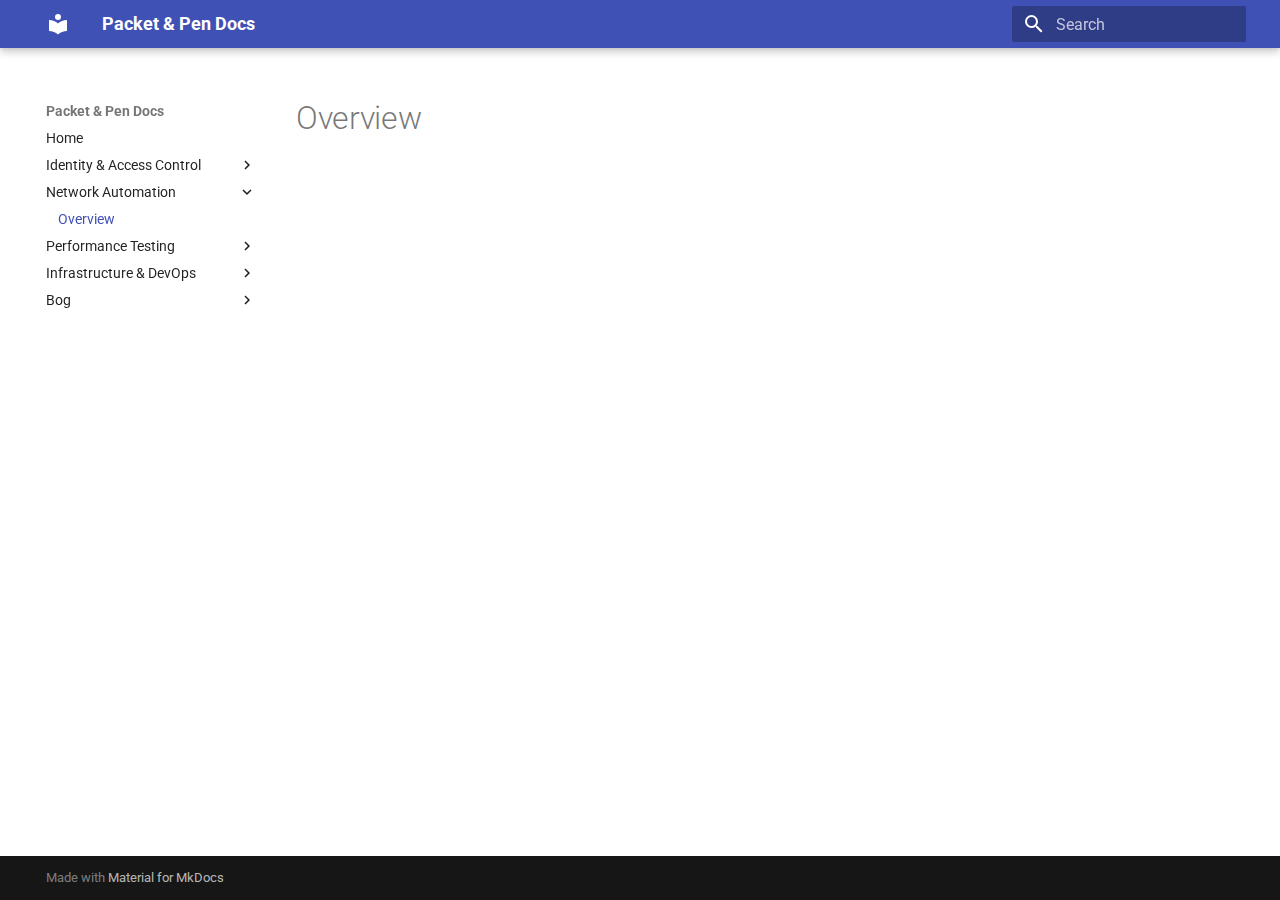
<file: network-automation/index.html>
<!doctype html>
<html lang="en" class="no-js">
  <head>
    
      <meta charset="utf-8">
      <meta name="viewport" content="width=device-width,initial-scale=1">
      
      
      
      
        <link rel="prev" href="../identity-access-control/">
      
      
        <link rel="next" href="../performance-testing/">
      
      
      <link rel="icon" href="../assets/images/favicon.png">
      <meta name="generator" content="mkdocs-1.6.1, mkdocs-material-9.6.11">
    
    
      
        <title>Overview - Packet & Pen Docs</title>
      
    
    
      <link rel="stylesheet" href="../assets/stylesheets/main.4af4bdda.min.css">
      
      


    
    
      
    
    
      
        
        
        <link rel="preconnect" href="https://fonts.gstatic.com" crossorigin>
        <link rel="stylesheet" href="https://fonts.googleapis.com/css?family=Roboto:300,300i,400,400i,700,700i%7CRoboto+Mono:400,400i,700,700i&display=fallback">
        <style>:root{--md-text-font:"Roboto";--md-code-font:"Roboto Mono"}</style>
      
    
    
    <script>__md_scope=new URL("..",location),__md_hash=e=>[...e].reduce(((e,_)=>(e<<5)-e+_.charCodeAt(0)),0),__md_get=(e,_=localStorage,t=__md_scope)=>JSON.parse(_.getItem(t.pathname+"."+e)),__md_set=(e,_,t=localStorage,a=__md_scope)=>{try{t.setItem(a.pathname+"."+e,JSON.stringify(_))}catch(e){}}</script>
    
      

    
    
    
  </head>
  
  
    <body dir="ltr">
  
    
    <input class="md-toggle" data-md-toggle="drawer" type="checkbox" id="__drawer" autocomplete="off">
    <input class="md-toggle" data-md-toggle="search" type="checkbox" id="__search" autocomplete="off">
    <label class="md-overlay" for="__drawer"></label>
    <div data-md-component="skip">
      
    </div>
    <div data-md-component="announce">
      
    </div>
    
    
      

  

<header class="md-header md-header--shadow" data-md-component="header">
  <nav class="md-header__inner md-grid" aria-label="Header">
    <a href=".." title="Packet &amp; Pen Docs" class="md-header__button md-logo" aria-label="Packet & Pen Docs" data-md-component="logo">
      
  
  <svg xmlns="http://www.w3.org/2000/svg" viewBox="0 0 24 24"><path d="M12 8a3 3 0 0 0 3-3 3 3 0 0 0-3-3 3 3 0 0 0-3 3 3 3 0 0 0 3 3m0 3.54C9.64 9.35 6.5 8 3 8v11c3.5 0 6.64 1.35 9 3.54 2.36-2.19 5.5-3.54 9-3.54V8c-3.5 0-6.64 1.35-9 3.54"/></svg>

    </a>
    <label class="md-header__button md-icon" for="__drawer">
      
      <svg xmlns="http://www.w3.org/2000/svg" viewBox="0 0 24 24"><path d="M3 6h18v2H3zm0 5h18v2H3zm0 5h18v2H3z"/></svg>
    </label>
    <div class="md-header__title" data-md-component="header-title">
      <div class="md-header__ellipsis">
        <div class="md-header__topic">
          <span class="md-ellipsis">
            Packet & Pen Docs
          </span>
        </div>
        <div class="md-header__topic" data-md-component="header-topic">
          <span class="md-ellipsis">
            
              Overview
            
          </span>
        </div>
      </div>
    </div>
    
    
      <script>var palette=__md_get("__palette");if(palette&&palette.color){if("(prefers-color-scheme)"===palette.color.media){var media=matchMedia("(prefers-color-scheme: light)"),input=document.querySelector(media.matches?"[data-md-color-media='(prefers-color-scheme: light)']":"[data-md-color-media='(prefers-color-scheme: dark)']");palette.color.media=input.getAttribute("data-md-color-media"),palette.color.scheme=input.getAttribute("data-md-color-scheme"),palette.color.primary=input.getAttribute("data-md-color-primary"),palette.color.accent=input.getAttribute("data-md-color-accent")}for(var[key,value]of Object.entries(palette.color))document.body.setAttribute("data-md-color-"+key,value)}</script>
    
    
    
      
      
        <label class="md-header__button md-icon" for="__search">
          
          <svg xmlns="http://www.w3.org/2000/svg" viewBox="0 0 24 24"><path d="M9.5 3A6.5 6.5 0 0 1 16 9.5c0 1.61-.59 3.09-1.56 4.23l.27.27h.79l5 5-1.5 1.5-5-5v-.79l-.27-.27A6.52 6.52 0 0 1 9.5 16 6.5 6.5 0 0 1 3 9.5 6.5 6.5 0 0 1 9.5 3m0 2C7 5 5 7 5 9.5S7 14 9.5 14 14 12 14 9.5 12 5 9.5 5"/></svg>
        </label>
        <div class="md-search" data-md-component="search" role="dialog">
  <label class="md-search__overlay" for="__search"></label>
  <div class="md-search__inner" role="search">
    <form class="md-search__form" name="search">
      <input type="text" class="md-search__input" name="query" aria-label="Search" placeholder="Search" autocapitalize="off" autocorrect="off" autocomplete="off" spellcheck="false" data-md-component="search-query" required>
      <label class="md-search__icon md-icon" for="__search">
        
        <svg xmlns="http://www.w3.org/2000/svg" viewBox="0 0 24 24"><path d="M9.5 3A6.5 6.5 0 0 1 16 9.5c0 1.61-.59 3.09-1.56 4.23l.27.27h.79l5 5-1.5 1.5-5-5v-.79l-.27-.27A6.52 6.52 0 0 1 9.5 16 6.5 6.5 0 0 1 3 9.5 6.5 6.5 0 0 1 9.5 3m0 2C7 5 5 7 5 9.5S7 14 9.5 14 14 12 14 9.5 12 5 9.5 5"/></svg>
        
        <svg xmlns="http://www.w3.org/2000/svg" viewBox="0 0 24 24"><path d="M20 11v2H8l5.5 5.5-1.42 1.42L4.16 12l7.92-7.92L13.5 5.5 8 11z"/></svg>
      </label>
      <nav class="md-search__options" aria-label="Search">
        
        <button type="reset" class="md-search__icon md-icon" title="Clear" aria-label="Clear" tabindex="-1">
          
          <svg xmlns="http://www.w3.org/2000/svg" viewBox="0 0 24 24"><path d="M19 6.41 17.59 5 12 10.59 6.41 5 5 6.41 10.59 12 5 17.59 6.41 19 12 13.41 17.59 19 19 17.59 13.41 12z"/></svg>
        </button>
      </nav>
      
    </form>
    <div class="md-search__output">
      <div class="md-search__scrollwrap" tabindex="0" data-md-scrollfix>
        <div class="md-search-result" data-md-component="search-result">
          <div class="md-search-result__meta">
            Initializing search
          </div>
          <ol class="md-search-result__list" role="presentation"></ol>
        </div>
      </div>
    </div>
  </div>
</div>
      
    
    
  </nav>
  
</header>
    
    <div class="md-container" data-md-component="container">
      
      
        
          
        
      
      <main class="md-main" data-md-component="main">
        <div class="md-main__inner md-grid">
          
            
              
              <div class="md-sidebar md-sidebar--primary" data-md-component="sidebar" data-md-type="navigation" >
                <div class="md-sidebar__scrollwrap">
                  <div class="md-sidebar__inner">
                    



<nav class="md-nav md-nav--primary" aria-label="Navigation" data-md-level="0">
  <label class="md-nav__title" for="__drawer">
    <a href=".." title="Packet &amp; Pen Docs" class="md-nav__button md-logo" aria-label="Packet & Pen Docs" data-md-component="logo">
      
  
  <svg xmlns="http://www.w3.org/2000/svg" viewBox="0 0 24 24"><path d="M12 8a3 3 0 0 0 3-3 3 3 0 0 0-3-3 3 3 0 0 0-3 3 3 3 0 0 0 3 3m0 3.54C9.64 9.35 6.5 8 3 8v11c3.5 0 6.64 1.35 9 3.54 2.36-2.19 5.5-3.54 9-3.54V8c-3.5 0-6.64 1.35-9 3.54"/></svg>

    </a>
    Packet & Pen Docs
  </label>
  
  <ul class="md-nav__list" data-md-scrollfix>
    
      
      
  
  
  
  
    <li class="md-nav__item">
      <a href=".." class="md-nav__link">
        
  
  
  <span class="md-ellipsis">
    Home
    
  </span>
  

      </a>
    </li>
  

    
      
      
  
  
  
  
    
    
    
    
    
    <li class="md-nav__item md-nav__item--nested">
      
        
        
        <input class="md-nav__toggle md-toggle " type="checkbox" id="__nav_2" >
        
          
          <label class="md-nav__link" for="__nav_2" id="__nav_2_label" tabindex="0">
            
  
  
  <span class="md-ellipsis">
    Identity & Access Control
    
  </span>
  

            <span class="md-nav__icon md-icon"></span>
          </label>
        
        <nav class="md-nav" data-md-level="1" aria-labelledby="__nav_2_label" aria-expanded="false">
          <label class="md-nav__title" for="__nav_2">
            <span class="md-nav__icon md-icon"></span>
            Identity & Access Control
          </label>
          <ul class="md-nav__list" data-md-scrollfix>
            
              
                
  
  
  
  
    <li class="md-nav__item">
      <a href="../identity-access-control/" class="md-nav__link">
        
  
  
  <span class="md-ellipsis">
    Overview
    
  </span>
  

      </a>
    </li>
  

              
            
          </ul>
        </nav>
      
    </li>
  

    
      
      
  
  
    
  
  
  
    
    
    
    
    
    <li class="md-nav__item md-nav__item--active md-nav__item--nested">
      
        
        
        <input class="md-nav__toggle md-toggle " type="checkbox" id="__nav_3" checked>
        
          
          <label class="md-nav__link" for="__nav_3" id="__nav_3_label" tabindex="0">
            
  
  
  <span class="md-ellipsis">
    Network Automation
    
  </span>
  

            <span class="md-nav__icon md-icon"></span>
          </label>
        
        <nav class="md-nav" data-md-level="1" aria-labelledby="__nav_3_label" aria-expanded="true">
          <label class="md-nav__title" for="__nav_3">
            <span class="md-nav__icon md-icon"></span>
            Network Automation
          </label>
          <ul class="md-nav__list" data-md-scrollfix>
            
              
                
  
  
    
  
  
  
    <li class="md-nav__item md-nav__item--active">
      
      <input class="md-nav__toggle md-toggle" type="checkbox" id="__toc">
      
      
      
      <a href="./" class="md-nav__link md-nav__link--active">
        
  
  
  <span class="md-ellipsis">
    Overview
    
  </span>
  

      </a>
      
    </li>
  

              
            
          </ul>
        </nav>
      
    </li>
  

    
      
      
  
  
  
  
    
    
    
    
    
    <li class="md-nav__item md-nav__item--nested">
      
        
        
        <input class="md-nav__toggle md-toggle " type="checkbox" id="__nav_4" >
        
          
          <label class="md-nav__link" for="__nav_4" id="__nav_4_label" tabindex="0">
            
  
  
  <span class="md-ellipsis">
    Performance Testing
    
  </span>
  

            <span class="md-nav__icon md-icon"></span>
          </label>
        
        <nav class="md-nav" data-md-level="1" aria-labelledby="__nav_4_label" aria-expanded="false">
          <label class="md-nav__title" for="__nav_4">
            <span class="md-nav__icon md-icon"></span>
            Performance Testing
          </label>
          <ul class="md-nav__list" data-md-scrollfix>
            
              
                
  
  
  
  
    <li class="md-nav__item">
      <a href="../performance-testing/" class="md-nav__link">
        
  
  
  <span class="md-ellipsis">
    Overview
    
  </span>
  

      </a>
    </li>
  

              
            
          </ul>
        </nav>
      
    </li>
  

    
      
      
  
  
  
  
    
    
    
    
    
    <li class="md-nav__item md-nav__item--nested">
      
        
        
        <input class="md-nav__toggle md-toggle " type="checkbox" id="__nav_5" >
        
          
          <label class="md-nav__link" for="__nav_5" id="__nav_5_label" tabindex="0">
            
  
  
  <span class="md-ellipsis">
    Infrastructure & DevOps
    
  </span>
  

            <span class="md-nav__icon md-icon"></span>
          </label>
        
        <nav class="md-nav" data-md-level="1" aria-labelledby="__nav_5_label" aria-expanded="false">
          <label class="md-nav__title" for="__nav_5">
            <span class="md-nav__icon md-icon"></span>
            Infrastructure & DevOps
          </label>
          <ul class="md-nav__list" data-md-scrollfix>
            
              
                
  
  
  
  
    <li class="md-nav__item">
      <a href="../infrastructure-devops/" class="md-nav__link">
        
  
  
  <span class="md-ellipsis">
    Overview
    
  </span>
  

      </a>
    </li>
  

              
            
          </ul>
        </nav>
      
    </li>
  

    
      
      
  
  
  
  
    
    
    
    
    
    <li class="md-nav__item md-nav__item--nested">
      
        
        
        <input class="md-nav__toggle md-toggle " type="checkbox" id="__nav_6" >
        
          
          <label class="md-nav__link" for="__nav_6" id="__nav_6_label" tabindex="0">
            
  
  
  <span class="md-ellipsis">
    Bog
    
  </span>
  

            <span class="md-nav__icon md-icon"></span>
          </label>
        
        <nav class="md-nav" data-md-level="1" aria-labelledby="__nav_6_label" aria-expanded="false">
          <label class="md-nav__title" for="__nav_6">
            <span class="md-nav__icon md-icon"></span>
            Bog
          </label>
          <ul class="md-nav__list" data-md-scrollfix>
            
              
                
  
  
  
  
    <li class="md-nav__item">
      <a href="../blog/case-studies/" class="md-nav__link">
        
  
  
  <span class="md-ellipsis">
    Case Studies
    
  </span>
  

      </a>
    </li>
  

              
            
          </ul>
        </nav>
      
    </li>
  

    
  </ul>
</nav>
                  </div>
                </div>
              </div>
            
            
              
              <div class="md-sidebar md-sidebar--secondary" data-md-component="sidebar" data-md-type="toc" >
                <div class="md-sidebar__scrollwrap">
                  <div class="md-sidebar__inner">
                    

<nav class="md-nav md-nav--secondary" aria-label="Table of contents">
  
  
  
  
</nav>
                  </div>
                </div>
              </div>
            
          
          
            <div class="md-content" data-md-component="content">
              <article class="md-content__inner md-typeset">
                
                  



  <h1>Overview</h1>














                
              </article>
            </div>
          
          
<script>var target=document.getElementById(location.hash.slice(1));target&&target.name&&(target.checked=target.name.startsWith("__tabbed_"))</script>
        </div>
        
      </main>
      
        <footer class="md-footer">
  
  <div class="md-footer-meta md-typeset">
    <div class="md-footer-meta__inner md-grid">
      <div class="md-copyright">
  
  
    Made with
    <a href="https://squidfunk.github.io/mkdocs-material/" target="_blank" rel="noopener">
      Material for MkDocs
    </a>
  
</div>
      
    </div>
  </div>
</footer>
      
    </div>
    <div class="md-dialog" data-md-component="dialog">
      <div class="md-dialog__inner md-typeset"></div>
    </div>
    
    
    
      
      <script id="__config" type="application/json">{"base": "..", "features": [], "search": "../assets/javascripts/workers/search.f8cc74c7.min.js", "tags": null, "translations": {"clipboard.copied": "Copied to clipboard", "clipboard.copy": "Copy to clipboard", "search.result.more.one": "1 more on this page", "search.result.more.other": "# more on this page", "search.result.none": "No matching documents", "search.result.one": "1 matching document", "search.result.other": "# matching documents", "search.result.placeholder": "Type to start searching", "search.result.term.missing": "Missing", "select.version": "Select version"}, "version": null}</script>
    
    
      <script src="../assets/javascripts/bundle.c8b220af.min.js"></script>
      
    
  </body>
</html>
</file>
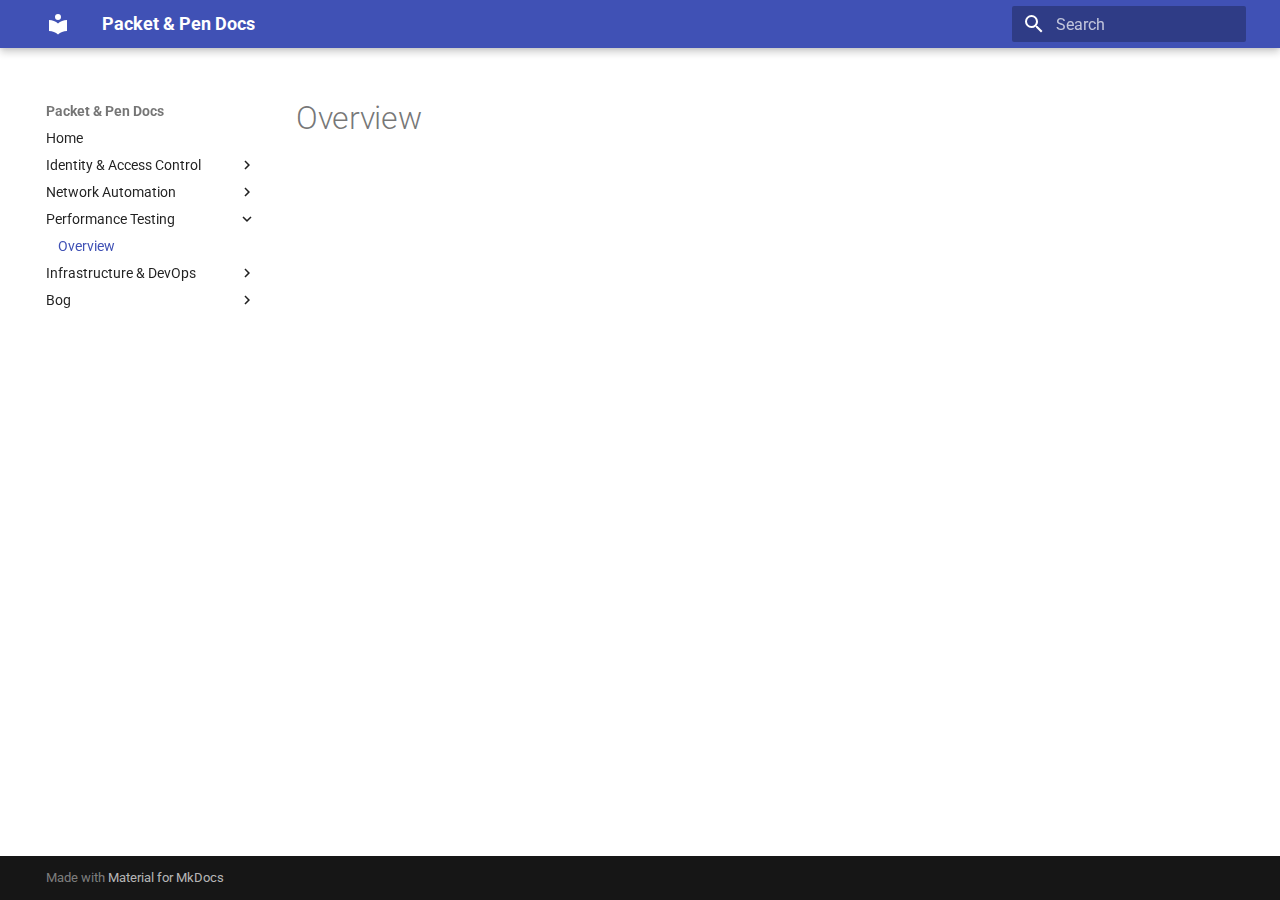
<file: performance-testing/index.html>
<!doctype html>
<html lang="en" class="no-js">
  <head>
    
      <meta charset="utf-8">
      <meta name="viewport" content="width=device-width,initial-scale=1">
      
      
      
      
        <link rel="prev" href="../network-automation/">
      
      
        <link rel="next" href="../infrastructure-devops/">
      
      
      <link rel="icon" href="../assets/images/favicon.png">
      <meta name="generator" content="mkdocs-1.6.1, mkdocs-material-9.6.11">
    
    
      
        <title>Overview - Packet & Pen Docs</title>
      
    
    
      <link rel="stylesheet" href="../assets/stylesheets/main.4af4bdda.min.css">
      
      


    
    
      
    
    
      
        
        
        <link rel="preconnect" href="https://fonts.gstatic.com" crossorigin>
        <link rel="stylesheet" href="https://fonts.googleapis.com/css?family=Roboto:300,300i,400,400i,700,700i%7CRoboto+Mono:400,400i,700,700i&display=fallback">
        <style>:root{--md-text-font:"Roboto";--md-code-font:"Roboto Mono"}</style>
      
    
    
    <script>__md_scope=new URL("..",location),__md_hash=e=>[...e].reduce(((e,_)=>(e<<5)-e+_.charCodeAt(0)),0),__md_get=(e,_=localStorage,t=__md_scope)=>JSON.parse(_.getItem(t.pathname+"."+e)),__md_set=(e,_,t=localStorage,a=__md_scope)=>{try{t.setItem(a.pathname+"."+e,JSON.stringify(_))}catch(e){}}</script>
    
      

    
    
    
  </head>
  
  
    <body dir="ltr">
  
    
    <input class="md-toggle" data-md-toggle="drawer" type="checkbox" id="__drawer" autocomplete="off">
    <input class="md-toggle" data-md-toggle="search" type="checkbox" id="__search" autocomplete="off">
    <label class="md-overlay" for="__drawer"></label>
    <div data-md-component="skip">
      
    </div>
    <div data-md-component="announce">
      
    </div>
    
    
      

  

<header class="md-header md-header--shadow" data-md-component="header">
  <nav class="md-header__inner md-grid" aria-label="Header">
    <a href=".." title="Packet &amp; Pen Docs" class="md-header__button md-logo" aria-label="Packet & Pen Docs" data-md-component="logo">
      
  
  <svg xmlns="http://www.w3.org/2000/svg" viewBox="0 0 24 24"><path d="M12 8a3 3 0 0 0 3-3 3 3 0 0 0-3-3 3 3 0 0 0-3 3 3 3 0 0 0 3 3m0 3.54C9.64 9.35 6.5 8 3 8v11c3.5 0 6.64 1.35 9 3.54 2.36-2.19 5.5-3.54 9-3.54V8c-3.5 0-6.64 1.35-9 3.54"/></svg>

    </a>
    <label class="md-header__button md-icon" for="__drawer">
      
      <svg xmlns="http://www.w3.org/2000/svg" viewBox="0 0 24 24"><path d="M3 6h18v2H3zm0 5h18v2H3zm0 5h18v2H3z"/></svg>
    </label>
    <div class="md-header__title" data-md-component="header-title">
      <div class="md-header__ellipsis">
        <div class="md-header__topic">
          <span class="md-ellipsis">
            Packet & Pen Docs
          </span>
        </div>
        <div class="md-header__topic" data-md-component="header-topic">
          <span class="md-ellipsis">
            
              Overview
            
          </span>
        </div>
      </div>
    </div>
    
    
      <script>var palette=__md_get("__palette");if(palette&&palette.color){if("(prefers-color-scheme)"===palette.color.media){var media=matchMedia("(prefers-color-scheme: light)"),input=document.querySelector(media.matches?"[data-md-color-media='(prefers-color-scheme: light)']":"[data-md-color-media='(prefers-color-scheme: dark)']");palette.color.media=input.getAttribute("data-md-color-media"),palette.color.scheme=input.getAttribute("data-md-color-scheme"),palette.color.primary=input.getAttribute("data-md-color-primary"),palette.color.accent=input.getAttribute("data-md-color-accent")}for(var[key,value]of Object.entries(palette.color))document.body.setAttribute("data-md-color-"+key,value)}</script>
    
    
    
      
      
        <label class="md-header__button md-icon" for="__search">
          
          <svg xmlns="http://www.w3.org/2000/svg" viewBox="0 0 24 24"><path d="M9.5 3A6.5 6.5 0 0 1 16 9.5c0 1.61-.59 3.09-1.56 4.23l.27.27h.79l5 5-1.5 1.5-5-5v-.79l-.27-.27A6.52 6.52 0 0 1 9.5 16 6.5 6.5 0 0 1 3 9.5 6.5 6.5 0 0 1 9.5 3m0 2C7 5 5 7 5 9.5S7 14 9.5 14 14 12 14 9.5 12 5 9.5 5"/></svg>
        </label>
        <div class="md-search" data-md-component="search" role="dialog">
  <label class="md-search__overlay" for="__search"></label>
  <div class="md-search__inner" role="search">
    <form class="md-search__form" name="search">
      <input type="text" class="md-search__input" name="query" aria-label="Search" placeholder="Search" autocapitalize="off" autocorrect="off" autocomplete="off" spellcheck="false" data-md-component="search-query" required>
      <label class="md-search__icon md-icon" for="__search">
        
        <svg xmlns="http://www.w3.org/2000/svg" viewBox="0 0 24 24"><path d="M9.5 3A6.5 6.5 0 0 1 16 9.5c0 1.61-.59 3.09-1.56 4.23l.27.27h.79l5 5-1.5 1.5-5-5v-.79l-.27-.27A6.52 6.52 0 0 1 9.5 16 6.5 6.5 0 0 1 3 9.5 6.5 6.5 0 0 1 9.5 3m0 2C7 5 5 7 5 9.5S7 14 9.5 14 14 12 14 9.5 12 5 9.5 5"/></svg>
        
        <svg xmlns="http://www.w3.org/2000/svg" viewBox="0 0 24 24"><path d="M20 11v2H8l5.5 5.5-1.42 1.42L4.16 12l7.92-7.92L13.5 5.5 8 11z"/></svg>
      </label>
      <nav class="md-search__options" aria-label="Search">
        
        <button type="reset" class="md-search__icon md-icon" title="Clear" aria-label="Clear" tabindex="-1">
          
          <svg xmlns="http://www.w3.org/2000/svg" viewBox="0 0 24 24"><path d="M19 6.41 17.59 5 12 10.59 6.41 5 5 6.41 10.59 12 5 17.59 6.41 19 12 13.41 17.59 19 19 17.59 13.41 12z"/></svg>
        </button>
      </nav>
      
    </form>
    <div class="md-search__output">
      <div class="md-search__scrollwrap" tabindex="0" data-md-scrollfix>
        <div class="md-search-result" data-md-component="search-result">
          <div class="md-search-result__meta">
            Initializing search
          </div>
          <ol class="md-search-result__list" role="presentation"></ol>
        </div>
      </div>
    </div>
  </div>
</div>
      
    
    
  </nav>
  
</header>
    
    <div class="md-container" data-md-component="container">
      
      
        
          
        
      
      <main class="md-main" data-md-component="main">
        <div class="md-main__inner md-grid">
          
            
              
              <div class="md-sidebar md-sidebar--primary" data-md-component="sidebar" data-md-type="navigation" >
                <div class="md-sidebar__scrollwrap">
                  <div class="md-sidebar__inner">
                    



<nav class="md-nav md-nav--primary" aria-label="Navigation" data-md-level="0">
  <label class="md-nav__title" for="__drawer">
    <a href=".." title="Packet &amp; Pen Docs" class="md-nav__button md-logo" aria-label="Packet & Pen Docs" data-md-component="logo">
      
  
  <svg xmlns="http://www.w3.org/2000/svg" viewBox="0 0 24 24"><path d="M12 8a3 3 0 0 0 3-3 3 3 0 0 0-3-3 3 3 0 0 0-3 3 3 3 0 0 0 3 3m0 3.54C9.64 9.35 6.5 8 3 8v11c3.5 0 6.64 1.35 9 3.54 2.36-2.19 5.5-3.54 9-3.54V8c-3.5 0-6.64 1.35-9 3.54"/></svg>

    </a>
    Packet & Pen Docs
  </label>
  
  <ul class="md-nav__list" data-md-scrollfix>
    
      
      
  
  
  
  
    <li class="md-nav__item">
      <a href=".." class="md-nav__link">
        
  
  
  <span class="md-ellipsis">
    Home
    
  </span>
  

      </a>
    </li>
  

    
      
      
  
  
  
  
    
    
    
    
    
    <li class="md-nav__item md-nav__item--nested">
      
        
        
        <input class="md-nav__toggle md-toggle " type="checkbox" id="__nav_2" >
        
          
          <label class="md-nav__link" for="__nav_2" id="__nav_2_label" tabindex="0">
            
  
  
  <span class="md-ellipsis">
    Identity & Access Control
    
  </span>
  

            <span class="md-nav__icon md-icon"></span>
          </label>
        
        <nav class="md-nav" data-md-level="1" aria-labelledby="__nav_2_label" aria-expanded="false">
          <label class="md-nav__title" for="__nav_2">
            <span class="md-nav__icon md-icon"></span>
            Identity & Access Control
          </label>
          <ul class="md-nav__list" data-md-scrollfix>
            
              
                
  
  
  
  
    <li class="md-nav__item">
      <a href="../identity-access-control/" class="md-nav__link">
        
  
  
  <span class="md-ellipsis">
    Overview
    
  </span>
  

      </a>
    </li>
  

              
            
          </ul>
        </nav>
      
    </li>
  

    
      
      
  
  
  
  
    
    
    
    
    
    <li class="md-nav__item md-nav__item--nested">
      
        
        
        <input class="md-nav__toggle md-toggle " type="checkbox" id="__nav_3" >
        
          
          <label class="md-nav__link" for="__nav_3" id="__nav_3_label" tabindex="0">
            
  
  
  <span class="md-ellipsis">
    Network Automation
    
  </span>
  

            <span class="md-nav__icon md-icon"></span>
          </label>
        
        <nav class="md-nav" data-md-level="1" aria-labelledby="__nav_3_label" aria-expanded="false">
          <label class="md-nav__title" for="__nav_3">
            <span class="md-nav__icon md-icon"></span>
            Network Automation
          </label>
          <ul class="md-nav__list" data-md-scrollfix>
            
              
                
  
  
  
  
    <li class="md-nav__item">
      <a href="../network-automation/" class="md-nav__link">
        
  
  
  <span class="md-ellipsis">
    Overview
    
  </span>
  

      </a>
    </li>
  

              
            
          </ul>
        </nav>
      
    </li>
  

    
      
      
  
  
    
  
  
  
    
    
    
    
    
    <li class="md-nav__item md-nav__item--active md-nav__item--nested">
      
        
        
        <input class="md-nav__toggle md-toggle " type="checkbox" id="__nav_4" checked>
        
          
          <label class="md-nav__link" for="__nav_4" id="__nav_4_label" tabindex="0">
            
  
  
  <span class="md-ellipsis">
    Performance Testing
    
  </span>
  

            <span class="md-nav__icon md-icon"></span>
          </label>
        
        <nav class="md-nav" data-md-level="1" aria-labelledby="__nav_4_label" aria-expanded="true">
          <label class="md-nav__title" for="__nav_4">
            <span class="md-nav__icon md-icon"></span>
            Performance Testing
          </label>
          <ul class="md-nav__list" data-md-scrollfix>
            
              
                
  
  
    
  
  
  
    <li class="md-nav__item md-nav__item--active">
      
      <input class="md-nav__toggle md-toggle" type="checkbox" id="__toc">
      
      
      
      <a href="./" class="md-nav__link md-nav__link--active">
        
  
  
  <span class="md-ellipsis">
    Overview
    
  </span>
  

      </a>
      
    </li>
  

              
            
          </ul>
        </nav>
      
    </li>
  

    
      
      
  
  
  
  
    
    
    
    
    
    <li class="md-nav__item md-nav__item--nested">
      
        
        
        <input class="md-nav__toggle md-toggle " type="checkbox" id="__nav_5" >
        
          
          <label class="md-nav__link" for="__nav_5" id="__nav_5_label" tabindex="0">
            
  
  
  <span class="md-ellipsis">
    Infrastructure & DevOps
    
  </span>
  

            <span class="md-nav__icon md-icon"></span>
          </label>
        
        <nav class="md-nav" data-md-level="1" aria-labelledby="__nav_5_label" aria-expanded="false">
          <label class="md-nav__title" for="__nav_5">
            <span class="md-nav__icon md-icon"></span>
            Infrastructure & DevOps
          </label>
          <ul class="md-nav__list" data-md-scrollfix>
            
              
                
  
  
  
  
    <li class="md-nav__item">
      <a href="../infrastructure-devops/" class="md-nav__link">
        
  
  
  <span class="md-ellipsis">
    Overview
    
  </span>
  

      </a>
    </li>
  

              
            
          </ul>
        </nav>
      
    </li>
  

    
      
      
  
  
  
  
    
    
    
    
    
    <li class="md-nav__item md-nav__item--nested">
      
        
        
        <input class="md-nav__toggle md-toggle " type="checkbox" id="__nav_6" >
        
          
          <label class="md-nav__link" for="__nav_6" id="__nav_6_label" tabindex="0">
            
  
  
  <span class="md-ellipsis">
    Bog
    
  </span>
  

            <span class="md-nav__icon md-icon"></span>
          </label>
        
        <nav class="md-nav" data-md-level="1" aria-labelledby="__nav_6_label" aria-expanded="false">
          <label class="md-nav__title" for="__nav_6">
            <span class="md-nav__icon md-icon"></span>
            Bog
          </label>
          <ul class="md-nav__list" data-md-scrollfix>
            
              
                
  
  
  
  
    <li class="md-nav__item">
      <a href="../blog/case-studies/" class="md-nav__link">
        
  
  
  <span class="md-ellipsis">
    Case Studies
    
  </span>
  

      </a>
    </li>
  

              
            
          </ul>
        </nav>
      
    </li>
  

    
  </ul>
</nav>
                  </div>
                </div>
              </div>
            
            
              
              <div class="md-sidebar md-sidebar--secondary" data-md-component="sidebar" data-md-type="toc" >
                <div class="md-sidebar__scrollwrap">
                  <div class="md-sidebar__inner">
                    

<nav class="md-nav md-nav--secondary" aria-label="Table of contents">
  
  
  
  
</nav>
                  </div>
                </div>
              </div>
            
          
          
            <div class="md-content" data-md-component="content">
              <article class="md-content__inner md-typeset">
                
                  



  <h1>Overview</h1>














                
              </article>
            </div>
          
          
<script>var target=document.getElementById(location.hash.slice(1));target&&target.name&&(target.checked=target.name.startsWith("__tabbed_"))</script>
        </div>
        
      </main>
      
        <footer class="md-footer">
  
  <div class="md-footer-meta md-typeset">
    <div class="md-footer-meta__inner md-grid">
      <div class="md-copyright">
  
  
    Made with
    <a href="https://squidfunk.github.io/mkdocs-material/" target="_blank" rel="noopener">
      Material for MkDocs
    </a>
  
</div>
      
    </div>
  </div>
</footer>
      
    </div>
    <div class="md-dialog" data-md-component="dialog">
      <div class="md-dialog__inner md-typeset"></div>
    </div>
    
    
    
      
      <script id="__config" type="application/json">{"base": "..", "features": [], "search": "../assets/javascripts/workers/search.f8cc74c7.min.js", "tags": null, "translations": {"clipboard.copied": "Copied to clipboard", "clipboard.copy": "Copy to clipboard", "search.result.more.one": "1 more on this page", "search.result.more.other": "# more on this page", "search.result.none": "No matching documents", "search.result.one": "1 matching document", "search.result.other": "# matching documents", "search.result.placeholder": "Type to start searching", "search.result.term.missing": "Missing", "select.version": "Select version"}, "version": null}</script>
    
    
      <script src="../assets/javascripts/bundle.c8b220af.min.js"></script>
      
    
  </body>
</html>
</file>
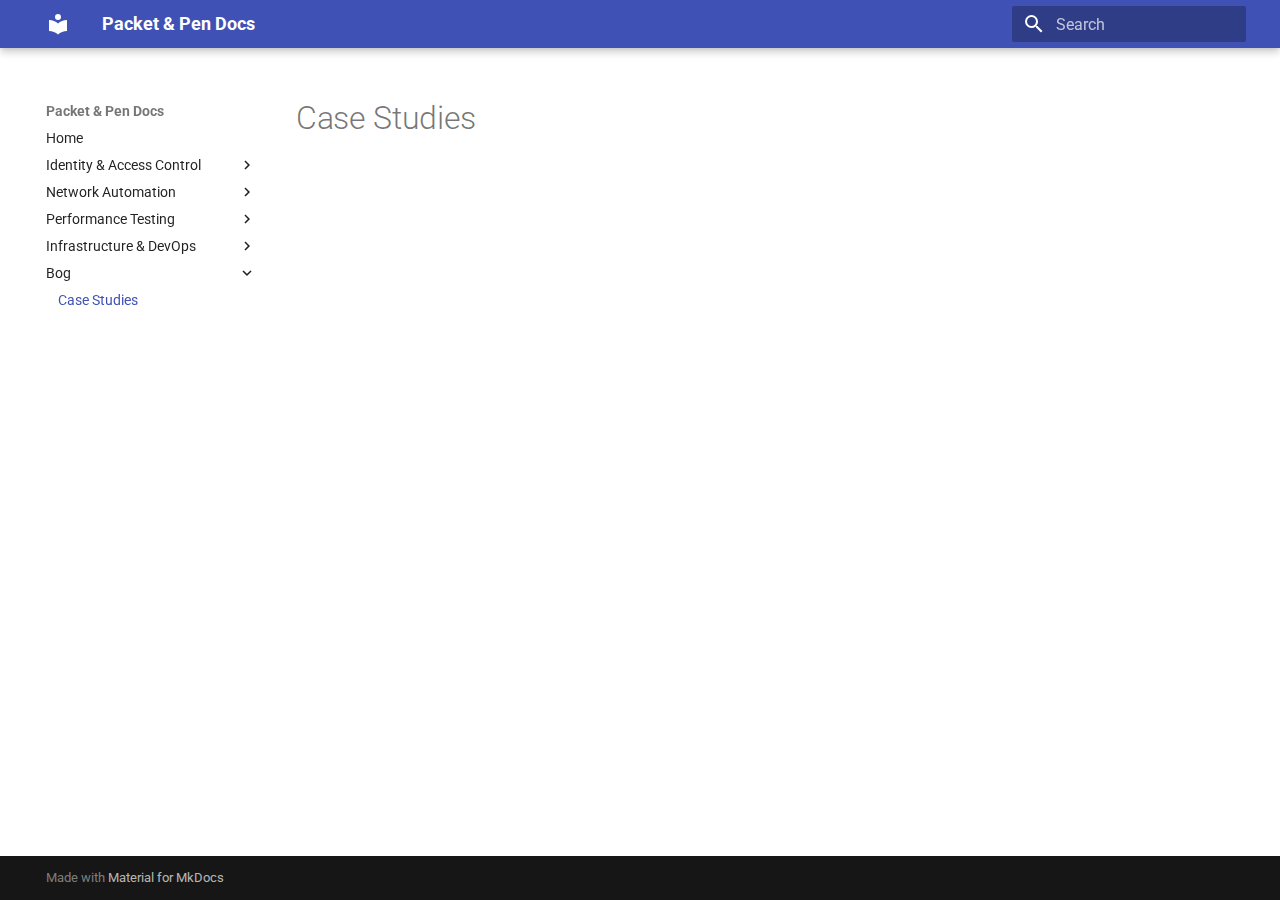
<file: blog/case-studies/index.html>
<!doctype html>
<html lang="en" class="no-js">
  <head>
    
      <meta charset="utf-8">
      <meta name="viewport" content="width=device-width,initial-scale=1">
      
      
      
      
        <link rel="prev" href="../../infrastructure-devops/">
      
      
      
      <link rel="icon" href="../../assets/images/favicon.png">
      <meta name="generator" content="mkdocs-1.6.1, mkdocs-material-9.6.11">
    
    
      
        <title>Case Studies - Packet & Pen Docs</title>
      
    
    
      <link rel="stylesheet" href="../../assets/stylesheets/main.4af4bdda.min.css">
      
      


    
    
      
    
    
      
        
        
        <link rel="preconnect" href="https://fonts.gstatic.com" crossorigin>
        <link rel="stylesheet" href="https://fonts.googleapis.com/css?family=Roboto:300,300i,400,400i,700,700i%7CRoboto+Mono:400,400i,700,700i&display=fallback">
        <style>:root{--md-text-font:"Roboto";--md-code-font:"Roboto Mono"}</style>
      
    
    
    <script>__md_scope=new URL("../..",location),__md_hash=e=>[...e].reduce(((e,_)=>(e<<5)-e+_.charCodeAt(0)),0),__md_get=(e,_=localStorage,t=__md_scope)=>JSON.parse(_.getItem(t.pathname+"."+e)),__md_set=(e,_,t=localStorage,a=__md_scope)=>{try{t.setItem(a.pathname+"."+e,JSON.stringify(_))}catch(e){}}</script>
    
      

    
    
    
  </head>
  
  
    <body dir="ltr">
  
    
    <input class="md-toggle" data-md-toggle="drawer" type="checkbox" id="__drawer" autocomplete="off">
    <input class="md-toggle" data-md-toggle="search" type="checkbox" id="__search" autocomplete="off">
    <label class="md-overlay" for="__drawer"></label>
    <div data-md-component="skip">
      
    </div>
    <div data-md-component="announce">
      
    </div>
    
    
      

  

<header class="md-header md-header--shadow" data-md-component="header">
  <nav class="md-header__inner md-grid" aria-label="Header">
    <a href="../.." title="Packet &amp; Pen Docs" class="md-header__button md-logo" aria-label="Packet & Pen Docs" data-md-component="logo">
      
  
  <svg xmlns="http://www.w3.org/2000/svg" viewBox="0 0 24 24"><path d="M12 8a3 3 0 0 0 3-3 3 3 0 0 0-3-3 3 3 0 0 0-3 3 3 3 0 0 0 3 3m0 3.54C9.64 9.35 6.5 8 3 8v11c3.5 0 6.64 1.35 9 3.54 2.36-2.19 5.5-3.54 9-3.54V8c-3.5 0-6.64 1.35-9 3.54"/></svg>

    </a>
    <label class="md-header__button md-icon" for="__drawer">
      
      <svg xmlns="http://www.w3.org/2000/svg" viewBox="0 0 24 24"><path d="M3 6h18v2H3zm0 5h18v2H3zm0 5h18v2H3z"/></svg>
    </label>
    <div class="md-header__title" data-md-component="header-title">
      <div class="md-header__ellipsis">
        <div class="md-header__topic">
          <span class="md-ellipsis">
            Packet & Pen Docs
          </span>
        </div>
        <div class="md-header__topic" data-md-component="header-topic">
          <span class="md-ellipsis">
            
              Case Studies
            
          </span>
        </div>
      </div>
    </div>
    
    
      <script>var palette=__md_get("__palette");if(palette&&palette.color){if("(prefers-color-scheme)"===palette.color.media){var media=matchMedia("(prefers-color-scheme: light)"),input=document.querySelector(media.matches?"[data-md-color-media='(prefers-color-scheme: light)']":"[data-md-color-media='(prefers-color-scheme: dark)']");palette.color.media=input.getAttribute("data-md-color-media"),palette.color.scheme=input.getAttribute("data-md-color-scheme"),palette.color.primary=input.getAttribute("data-md-color-primary"),palette.color.accent=input.getAttribute("data-md-color-accent")}for(var[key,value]of Object.entries(palette.color))document.body.setAttribute("data-md-color-"+key,value)}</script>
    
    
    
      
      
        <label class="md-header__button md-icon" for="__search">
          
          <svg xmlns="http://www.w3.org/2000/svg" viewBox="0 0 24 24"><path d="M9.5 3A6.5 6.5 0 0 1 16 9.5c0 1.61-.59 3.09-1.56 4.23l.27.27h.79l5 5-1.5 1.5-5-5v-.79l-.27-.27A6.52 6.52 0 0 1 9.5 16 6.5 6.5 0 0 1 3 9.5 6.5 6.5 0 0 1 9.5 3m0 2C7 5 5 7 5 9.5S7 14 9.5 14 14 12 14 9.5 12 5 9.5 5"/></svg>
        </label>
        <div class="md-search" data-md-component="search" role="dialog">
  <label class="md-search__overlay" for="__search"></label>
  <div class="md-search__inner" role="search">
    <form class="md-search__form" name="search">
      <input type="text" class="md-search__input" name="query" aria-label="Search" placeholder="Search" autocapitalize="off" autocorrect="off" autocomplete="off" spellcheck="false" data-md-component="search-query" required>
      <label class="md-search__icon md-icon" for="__search">
        
        <svg xmlns="http://www.w3.org/2000/svg" viewBox="0 0 24 24"><path d="M9.5 3A6.5 6.5 0 0 1 16 9.5c0 1.61-.59 3.09-1.56 4.23l.27.27h.79l5 5-1.5 1.5-5-5v-.79l-.27-.27A6.52 6.52 0 0 1 9.5 16 6.5 6.5 0 0 1 3 9.5 6.5 6.5 0 0 1 9.5 3m0 2C7 5 5 7 5 9.5S7 14 9.5 14 14 12 14 9.5 12 5 9.5 5"/></svg>
        
        <svg xmlns="http://www.w3.org/2000/svg" viewBox="0 0 24 24"><path d="M20 11v2H8l5.5 5.5-1.42 1.42L4.16 12l7.92-7.92L13.5 5.5 8 11z"/></svg>
      </label>
      <nav class="md-search__options" aria-label="Search">
        
        <button type="reset" class="md-search__icon md-icon" title="Clear" aria-label="Clear" tabindex="-1">
          
          <svg xmlns="http://www.w3.org/2000/svg" viewBox="0 0 24 24"><path d="M19 6.41 17.59 5 12 10.59 6.41 5 5 6.41 10.59 12 5 17.59 6.41 19 12 13.41 17.59 19 19 17.59 13.41 12z"/></svg>
        </button>
      </nav>
      
    </form>
    <div class="md-search__output">
      <div class="md-search__scrollwrap" tabindex="0" data-md-scrollfix>
        <div class="md-search-result" data-md-component="search-result">
          <div class="md-search-result__meta">
            Initializing search
          </div>
          <ol class="md-search-result__list" role="presentation"></ol>
        </div>
      </div>
    </div>
  </div>
</div>
      
    
    
  </nav>
  
</header>
    
    <div class="md-container" data-md-component="container">
      
      
        
          
        
      
      <main class="md-main" data-md-component="main">
        <div class="md-main__inner md-grid">
          
            
              
              <div class="md-sidebar md-sidebar--primary" data-md-component="sidebar" data-md-type="navigation" >
                <div class="md-sidebar__scrollwrap">
                  <div class="md-sidebar__inner">
                    



<nav class="md-nav md-nav--primary" aria-label="Navigation" data-md-level="0">
  <label class="md-nav__title" for="__drawer">
    <a href="../.." title="Packet &amp; Pen Docs" class="md-nav__button md-logo" aria-label="Packet & Pen Docs" data-md-component="logo">
      
  
  <svg xmlns="http://www.w3.org/2000/svg" viewBox="0 0 24 24"><path d="M12 8a3 3 0 0 0 3-3 3 3 0 0 0-3-3 3 3 0 0 0-3 3 3 3 0 0 0 3 3m0 3.54C9.64 9.35 6.5 8 3 8v11c3.5 0 6.64 1.35 9 3.54 2.36-2.19 5.5-3.54 9-3.54V8c-3.5 0-6.64 1.35-9 3.54"/></svg>

    </a>
    Packet & Pen Docs
  </label>
  
  <ul class="md-nav__list" data-md-scrollfix>
    
      
      
  
  
  
  
    <li class="md-nav__item">
      <a href="../.." class="md-nav__link">
        
  
  
  <span class="md-ellipsis">
    Home
    
  </span>
  

      </a>
    </li>
  

    
      
      
  
  
  
  
    
    
    
    
    
    <li class="md-nav__item md-nav__item--nested">
      
        
        
        <input class="md-nav__toggle md-toggle " type="checkbox" id="__nav_2" >
        
          
          <label class="md-nav__link" for="__nav_2" id="__nav_2_label" tabindex="0">
            
  
  
  <span class="md-ellipsis">
    Identity & Access Control
    
  </span>
  

            <span class="md-nav__icon md-icon"></span>
          </label>
        
        <nav class="md-nav" data-md-level="1" aria-labelledby="__nav_2_label" aria-expanded="false">
          <label class="md-nav__title" for="__nav_2">
            <span class="md-nav__icon md-icon"></span>
            Identity & Access Control
          </label>
          <ul class="md-nav__list" data-md-scrollfix>
            
              
                
  
  
  
  
    <li class="md-nav__item">
      <a href="../../identity-access-control/" class="md-nav__link">
        
  
  
  <span class="md-ellipsis">
    Overview
    
  </span>
  

      </a>
    </li>
  

              
            
          </ul>
        </nav>
      
    </li>
  

    
      
      
  
  
  
  
    
    
    
    
    
    <li class="md-nav__item md-nav__item--nested">
      
        
        
        <input class="md-nav__toggle md-toggle " type="checkbox" id="__nav_3" >
        
          
          <label class="md-nav__link" for="__nav_3" id="__nav_3_label" tabindex="0">
            
  
  
  <span class="md-ellipsis">
    Network Automation
    
  </span>
  

            <span class="md-nav__icon md-icon"></span>
          </label>
        
        <nav class="md-nav" data-md-level="1" aria-labelledby="__nav_3_label" aria-expanded="false">
          <label class="md-nav__title" for="__nav_3">
            <span class="md-nav__icon md-icon"></span>
            Network Automation
          </label>
          <ul class="md-nav__list" data-md-scrollfix>
            
              
                
  
  
  
  
    <li class="md-nav__item">
      <a href="../../network-automation/" class="md-nav__link">
        
  
  
  <span class="md-ellipsis">
    Overview
    
  </span>
  

      </a>
    </li>
  

              
            
          </ul>
        </nav>
      
    </li>
  

    
      
      
  
  
  
  
    
    
    
    
    
    <li class="md-nav__item md-nav__item--nested">
      
        
        
        <input class="md-nav__toggle md-toggle " type="checkbox" id="__nav_4" >
        
          
          <label class="md-nav__link" for="__nav_4" id="__nav_4_label" tabindex="0">
            
  
  
  <span class="md-ellipsis">
    Performance Testing
    
  </span>
  

            <span class="md-nav__icon md-icon"></span>
          </label>
        
        <nav class="md-nav" data-md-level="1" aria-labelledby="__nav_4_label" aria-expanded="false">
          <label class="md-nav__title" for="__nav_4">
            <span class="md-nav__icon md-icon"></span>
            Performance Testing
          </label>
          <ul class="md-nav__list" data-md-scrollfix>
            
              
                
  
  
  
  
    <li class="md-nav__item">
      <a href="../../performance-testing/" class="md-nav__link">
        
  
  
  <span class="md-ellipsis">
    Overview
    
  </span>
  

      </a>
    </li>
  

              
            
          </ul>
        </nav>
      
    </li>
  

    
      
      
  
  
  
  
    
    
    
    
    
    <li class="md-nav__item md-nav__item--nested">
      
        
        
        <input class="md-nav__toggle md-toggle " type="checkbox" id="__nav_5" >
        
          
          <label class="md-nav__link" for="__nav_5" id="__nav_5_label" tabindex="0">
            
  
  
  <span class="md-ellipsis">
    Infrastructure & DevOps
    
  </span>
  

            <span class="md-nav__icon md-icon"></span>
          </label>
        
        <nav class="md-nav" data-md-level="1" aria-labelledby="__nav_5_label" aria-expanded="false">
          <label class="md-nav__title" for="__nav_5">
            <span class="md-nav__icon md-icon"></span>
            Infrastructure & DevOps
          </label>
          <ul class="md-nav__list" data-md-scrollfix>
            
              
                
  
  
  
  
    <li class="md-nav__item">
      <a href="../../infrastructure-devops/" class="md-nav__link">
        
  
  
  <span class="md-ellipsis">
    Overview
    
  </span>
  

      </a>
    </li>
  

              
            
          </ul>
        </nav>
      
    </li>
  

    
      
      
  
  
    
  
  
  
    
    
    
    
    
    <li class="md-nav__item md-nav__item--active md-nav__item--nested">
      
        
        
        <input class="md-nav__toggle md-toggle " type="checkbox" id="__nav_6" checked>
        
          
          <label class="md-nav__link" for="__nav_6" id="__nav_6_label" tabindex="0">
            
  
  
  <span class="md-ellipsis">
    Bog
    
  </span>
  

            <span class="md-nav__icon md-icon"></span>
          </label>
        
        <nav class="md-nav" data-md-level="1" aria-labelledby="__nav_6_label" aria-expanded="true">
          <label class="md-nav__title" for="__nav_6">
            <span class="md-nav__icon md-icon"></span>
            Bog
          </label>
          <ul class="md-nav__list" data-md-scrollfix>
            
              
                
  
  
    
  
  
  
    <li class="md-nav__item md-nav__item--active">
      
      <input class="md-nav__toggle md-toggle" type="checkbox" id="__toc">
      
      
      
      <a href="./" class="md-nav__link md-nav__link--active">
        
  
  
  <span class="md-ellipsis">
    Case Studies
    
  </span>
  

      </a>
      
    </li>
  

              
            
          </ul>
        </nav>
      
    </li>
  

    
  </ul>
</nav>
                  </div>
                </div>
              </div>
            
            
              
              <div class="md-sidebar md-sidebar--secondary" data-md-component="sidebar" data-md-type="toc" >
                <div class="md-sidebar__scrollwrap">
                  <div class="md-sidebar__inner">
                    

<nav class="md-nav md-nav--secondary" aria-label="Table of contents">
  
  
  
  
</nav>
                  </div>
                </div>
              </div>
            
          
          
            <div class="md-content" data-md-component="content">
              <article class="md-content__inner md-typeset">
                
                  



  <h1>Case Studies</h1>














                
              </article>
            </div>
          
          
<script>var target=document.getElementById(location.hash.slice(1));target&&target.name&&(target.checked=target.name.startsWith("__tabbed_"))</script>
        </div>
        
      </main>
      
        <footer class="md-footer">
  
  <div class="md-footer-meta md-typeset">
    <div class="md-footer-meta__inner md-grid">
      <div class="md-copyright">
  
  
    Made with
    <a href="https://squidfunk.github.io/mkdocs-material/" target="_blank" rel="noopener">
      Material for MkDocs
    </a>
  
</div>
      
    </div>
  </div>
</footer>
      
    </div>
    <div class="md-dialog" data-md-component="dialog">
      <div class="md-dialog__inner md-typeset"></div>
    </div>
    
    
    
      
      <script id="__config" type="application/json">{"base": "../..", "features": [], "search": "../../assets/javascripts/workers/search.f8cc74c7.min.js", "tags": null, "translations": {"clipboard.copied": "Copied to clipboard", "clipboard.copy": "Copy to clipboard", "search.result.more.one": "1 more on this page", "search.result.more.other": "# more on this page", "search.result.none": "No matching documents", "search.result.one": "1 matching document", "search.result.other": "# matching documents", "search.result.placeholder": "Type to start searching", "search.result.term.missing": "Missing", "select.version": "Select version"}, "version": null}</script>
    
    
      <script src="../../assets/javascripts/bundle.c8b220af.min.js"></script>
      
    
  </body>
</html>
</file>
<file: assets/stylesheets/main.4af4bdda.min.css>
@charset "UTF-8";html{-webkit-text-size-adjust:none;-moz-text-size-adjust:none;text-size-adjust:none;box-sizing:border-box}*,:after,:before{box-sizing:inherit}@media (prefers-reduced-motion){*,:after,:before{transition:none!important}}body{margin:0}a,button,input,label{-webkit-tap-highlight-color:transparent}a{color:inherit;text-decoration:none}hr{border:0;box-sizing:initial;display:block;height:.05rem;overflow:visible;padding:0}small{font-size:80%}sub,sup{line-height:1em}img{border-style:none}table{border-collapse:initial;border-spacing:0}td,th{font-weight:400;vertical-align:top}button{background:#0000;border:0;font-family:inherit;font-size:inherit;margin:0;padding:0}input{border:0;outline:none}:root{--md-primary-fg-color:#4051b5;--md-primary-fg-color--light:#5d6cc0;--md-primary-fg-color--dark:#303fa1;--md-primary-bg-color:#fff;--md-primary-bg-color--light:#ffffffb3;--md-accent-fg-color:#526cfe;--md-accent-fg-color--transparent:#526cfe1a;--md-accent-bg-color:#fff;--md-accent-bg-color--light:#ffffffb3}[data-md-color-scheme=default]{color-scheme:light}[data-md-color-scheme=default] img[src$="#gh-dark-mode-only"],[data-md-color-scheme=default] img[src$="#only-dark"]{display:none}:root,[data-md-color-scheme=default]{--md-hue:225deg;--md-default-fg-color:#000000de;--md-default-fg-color--light:#0000008a;--md-default-fg-color--lighter:#00000052;--md-default-fg-color--lightest:#00000012;--md-default-bg-color:#fff;--md-default-bg-color--light:#ffffffb3;--md-default-bg-color--lighter:#ffffff4d;--md-default-bg-color--lightest:#ffffff1f;--md-code-fg-color:#36464e;--md-code-bg-color:#f5f5f5;--md-code-hl-color:#4287ff;--md-code-hl-color--light:#4287ff1a;--md-code-hl-number-color:#d52a2a;--md-code-hl-special-color:#db1457;--md-code-hl-function-color:#a846b9;--md-code-hl-constant-color:#6e59d9;--md-code-hl-keyword-color:#3f6ec6;--md-code-hl-string-color:#1c7d4d;--md-code-hl-name-color:var(--md-code-fg-color);--md-code-hl-operator-color:var(--md-default-fg-color--light);--md-code-hl-punctuation-color:var(--md-default-fg-color--light);--md-code-hl-comment-color:var(--md-default-fg-color--light);--md-code-hl-generic-color:var(--md-default-fg-color--light);--md-code-hl-variable-color:var(--md-default-fg-color--light);--md-typeset-color:var(--md-default-fg-color);--md-typeset-a-color:var(--md-primary-fg-color);--md-typeset-del-color:#f5503d26;--md-typeset-ins-color:#0bd57026;--md-typeset-kbd-color:#fafafa;--md-typeset-kbd-accent-color:#fff;--md-typeset-kbd-border-color:#b8b8b8;--md-typeset-mark-color:#ffff0080;--md-typeset-table-color:#0000001f;--md-typeset-table-color--light:rgba(0,0,0,.035);--md-admonition-fg-color:var(--md-default-fg-color);--md-admonition-bg-color:var(--md-default-bg-color);--md-warning-fg-color:#000000de;--md-warning-bg-color:#ff9;--md-footer-fg-color:#fff;--md-footer-fg-color--light:#ffffffb3;--md-footer-fg-color--lighter:#ffffff73;--md-footer-bg-color:#000000de;--md-footer-bg-color--dark:#00000052;--md-shadow-z1:0 0.2rem 0.5rem #0000000d,0 0 0.05rem #0000001a;--md-shadow-z2:0 0.2rem 0.5rem #0000001a,0 0 0.05rem #00000040;--md-shadow-z3:0 0.2rem 0.5rem #0003,0 0 0.05rem #00000059}.md-icon svg{fill:currentcolor;display:block;height:1.2rem;width:1.2rem}body{-webkit-font-smoothing:antialiased;-moz-osx-font-smoothing:grayscale;--md-text-font-family:var(--md-text-font,_),-apple-system,BlinkMacSystemFont,Helvetica,Arial,sans-serif;--md-code-font-family:var(--md-code-font,_),SFMono-Regular,Consolas,Menlo,monospace}aside,body,input{font-feature-settings:"kern","liga";color:var(--md-typeset-color);font-family:var(--md-text-font-family)}code,kbd,pre{font-feature-settings:"kern";font-family:var(--md-code-font-family)}:root{--md-typeset-table-sort-icon:url('data:image/svg+xml;charset=utf-8,<svg xmlns="http://www.w3.org/2000/svg" viewBox="0 0 24 24"><path d="m18 21-4-4h3V7h-3l4-4 4 4h-3v10h3M2 19v-2h10v2M2 13v-2h7v2M2 7V5h4v2z"/></svg>');--md-typeset-table-sort-icon--asc:url('data:image/svg+xml;charset=utf-8,<svg xmlns="http://www.w3.org/2000/svg" viewBox="0 0 24 24"><path d="M19 17h3l-4 4-4-4h3V3h2M2 17h10v2H2M6 5v2H2V5m0 6h7v2H2z"/></svg>');--md-typeset-table-sort-icon--desc:url('data:image/svg+xml;charset=utf-8,<svg xmlns="http://www.w3.org/2000/svg" viewBox="0 0 24 24"><path d="M19 7h3l-4-4-4 4h3v14h2M2 17h10v2H2M6 5v2H2V5m0 6h7v2H2z"/></svg>')}.md-typeset{-webkit-print-color-adjust:exact;color-adjust:exact;font-size:.8rem;line-height:1.6;overflow-wrap:break-word}@media print{.md-typeset{font-size:.68rem}}.md-typeset blockquote,.md-typeset dl,.md-typeset figure,.md-typeset ol,.md-typeset pre,.md-typeset ul{margin-bottom:1em;margin-top:1em}.md-typeset h1{color:var(--md-default-fg-color--light);font-size:2em;line-height:1.3;margin:0 0 1.25em}.md-typeset h1,.md-typeset h2{font-weight:300;letter-spacing:-.01em}.md-typeset h2{font-size:1.5625em;line-height:1.4;margin:1.6em 0 .64em}.md-typeset h3{font-size:1.25em;font-weight:400;letter-spacing:-.01em;line-height:1.5;margin:1.6em 0 .8em}.md-typeset h2+h3{margin-top:.8em}.md-typeset h4{font-weight:700;letter-spacing:-.01em;margin:1em 0}.md-typeset h5,.md-typeset h6{color:var(--md-default-fg-color--light);font-size:.8em;font-weight:700;letter-spacing:-.01em;margin:1.25em 0}.md-typeset h5{text-transform:uppercase}.md-typeset h5 code{text-transform:none}.md-typeset hr{border-bottom:.05rem solid var(--md-default-fg-color--lightest);display:flow-root;margin:1.5em 0}.md-typeset a{color:var(--md-typeset-a-color);word-break:break-word}.md-typeset a,.md-typeset a:before{transition:color 125ms}.md-typeset a:focus,.md-typeset a:hover{color:var(--md-accent-fg-color)}.md-typeset a:focus code,.md-typeset a:hover code{background-color:var(--md-accent-fg-color--transparent)}.md-typeset a code{color:currentcolor;transition:background-color 125ms}.md-typeset a.focus-visible{outline-color:var(--md-accent-fg-color);outline-offset:.2rem}.md-typeset code,.md-typeset kbd,.md-typeset pre{color:var(--md-code-fg-color);direction:ltr;font-variant-ligatures:none}@media print{.md-typeset code,.md-typeset kbd,.md-typeset pre{white-space:pre-wrap}}.md-typeset code{background-color:var(--md-code-bg-color);border-radius:.1rem;-webkit-box-decoration-break:clone;box-decoration-break:clone;font-size:.85em;padding:0 .2941176471em;word-break:break-word}.md-typeset code:not(.focus-visible){-webkit-tap-highlight-color:transparent;outline:none}.md-typeset pre{display:flow-root;line-height:1.4;position:relative}.md-typeset pre>code{-webkit-box-decoration-break:slice;box-decoration-break:slice;box-shadow:none;display:block;margin:0;outline-color:var(--md-accent-fg-color);overflow:auto;padding:.7720588235em 1.1764705882em;scrollbar-color:var(--md-default-fg-color--lighter) #0000;scrollbar-width:thin;touch-action:auto;word-break:normal}.md-typeset pre>code:hover{scrollbar-color:var(--md-accent-fg-color) #0000}.md-typeset pre>code::-webkit-scrollbar{height:.2rem;width:.2rem}.md-typeset pre>code::-webkit-scrollbar-thumb{background-color:var(--md-default-fg-color--lighter)}.md-typeset pre>code::-webkit-scrollbar-thumb:hover{background-color:var(--md-accent-fg-color)}.md-typeset kbd{background-color:var(--md-typeset-kbd-color);border-radius:.1rem;box-shadow:0 .1rem 0 .05rem var(--md-typeset-kbd-border-color),0 .1rem 0 var(--md-typeset-kbd-border-color),0 -.1rem .2rem var(--md-typeset-kbd-accent-color) inset;color:var(--md-default-fg-color);display:inline-block;font-size:.75em;padding:0 .6666666667em;vertical-align:text-top;word-break:break-word}.md-typeset mark{background-color:var(--md-typeset-mark-color);-webkit-box-decoration-break:clone;box-decoration-break:clone;color:inherit;word-break:break-word}.md-typeset abbr{border-bottom:.05rem dotted var(--md-default-fg-color--light);cursor:help;text-decoration:none}.md-typeset small{opacity:.75}[dir=ltr] .md-typeset sub,[dir=ltr] .md-typeset sup{margin-left:.078125em}[dir=rtl] .md-typeset sub,[dir=rtl] .md-typeset sup{margin-right:.078125em}[dir=ltr] .md-typeset blockquote{padding-left:.6rem}[dir=rtl] .md-typeset blockquote{padding-right:.6rem}[dir=ltr] .md-typeset blockquote{border-left:.2rem solid var(--md-default-fg-color--lighter)}[dir=rtl] .md-typeset blockquote{border-right:.2rem solid var(--md-default-fg-color--lighter)}.md-typeset blockquote{color:var(--md-default-fg-color--light);margin-left:0;margin-right:0}.md-typeset ul{list-style-type:disc}.md-typeset ul[type]{list-style-type:revert-layer}[dir=ltr] .md-typeset ol,[dir=ltr] .md-typeset ul{margin-left:.625em}[dir=rtl] .md-typeset ol,[dir=rtl] .md-typeset ul{margin-right:.625em}.md-typeset ol,.md-typeset ul{padding:0}.md-typeset ol:not([hidden]),.md-typeset ul:not([hidden]){display:flow-root}.md-typeset ol ol,.md-typeset ul ol{list-style-type:lower-alpha}.md-typeset ol ol ol,.md-typeset ul ol ol{list-style-type:lower-roman}.md-typeset ol ol ol ol,.md-typeset ul ol ol ol{list-style-type:upper-alpha}.md-typeset ol ol ol ol ol,.md-typeset ul ol ol ol ol{list-style-type:upper-roman}.md-typeset ol[type],.md-typeset ul[type]{list-style-type:revert-layer}[dir=ltr] .md-typeset ol li,[dir=ltr] .md-typeset ul li{margin-left:1.25em}[dir=rtl] .md-typeset ol li,[dir=rtl] .md-typeset ul li{margin-right:1.25em}.md-typeset ol li,.md-typeset ul li{margin-bottom:.5em}.md-typeset ol li blockquote,.md-typeset ol li p,.md-typeset ul li blockquote,.md-typeset ul li p{margin:.5em 0}.md-typeset ol li:last-child,.md-typeset ul li:last-child{margin-bottom:0}[dir=ltr] .md-typeset ol li ol,[dir=ltr] .md-typeset ol li ul,[dir=ltr] .md-typeset ul li ol,[dir=ltr] .md-typeset ul li ul{margin-left:.625em}[dir=rtl] .md-typeset ol li ol,[dir=rtl] .md-typeset ol li ul,[dir=rtl] .md-typeset ul li ol,[dir=rtl] .md-typeset ul li ul{margin-right:.625em}.md-typeset ol li ol,.md-typeset ol li ul,.md-typeset ul li ol,.md-typeset ul li ul{margin-bottom:.5em;margin-top:.5em}[dir=ltr] .md-typeset dd{margin-left:1.875em}[dir=rtl] .md-typeset dd{margin-right:1.875em}.md-typeset dd{margin-bottom:1.5em;margin-top:1em}.md-typeset img,.md-typeset svg,.md-typeset video{height:auto;max-width:100%}.md-typeset img[align=left]{margin:1em 1em 1em 0}.md-typeset img[align=right]{margin:1em 0 1em 1em}.md-typeset img[align]:only-child{margin-top:0}.md-typeset figure{display:flow-root;margin:1em auto;max-width:100%;text-align:center;width:-moz-fit-content;width:fit-content}.md-typeset figure img{display:block;margin:0 auto}.md-typeset figcaption{font-style:italic;margin:1em auto;max-width:24rem}.md-typeset iframe{max-width:100%}.md-typeset table:not([class]){background-color:var(--md-default-bg-color);border:.05rem solid var(--md-typeset-table-color);border-radius:.1rem;display:inline-block;font-size:.64rem;max-width:100%;overflow:auto;touch-action:auto}@media print{.md-typeset table:not([class]){display:table}}.md-typeset table:not([class])+*{margin-top:1.5em}.md-typeset table:not([class]) td>:first-child,.md-typeset table:not([class]) th>:first-child{margin-top:0}.md-typeset table:not([class]) td>:last-child,.md-typeset table:not([class]) th>:last-child{margin-bottom:0}.md-typeset table:not([class]) td:not([align]),.md-typeset table:not([class]) th:not([align]){text-align:left}[dir=rtl] .md-typeset table:not([class]) td:not([align]),[dir=rtl] .md-typeset table:not([class]) th:not([align]){text-align:right}.md-typeset table:not([class]) th{font-weight:700;min-width:5rem;padding:.9375em 1.25em;vertical-align:top}.md-typeset table:not([class]) td{border-top:.05rem solid var(--md-typeset-table-color);padding:.9375em 1.25em;vertical-align:top}.md-typeset table:not([class]) tbody tr{transition:background-color 125ms}.md-typeset table:not([class]) tbody tr:hover{background-color:var(--md-typeset-table-color--light);box-shadow:0 .05rem 0 var(--md-default-bg-color) inset}.md-typeset table:not([class]) a{word-break:normal}.md-typeset table th[role=columnheader]{cursor:pointer}[dir=ltr] .md-typeset table th[role=columnheader]:after{margin-left:.5em}[dir=rtl] .md-typeset table th[role=columnheader]:after{margin-right:.5em}.md-typeset table th[role=columnheader]:after{content:"";display:inline-block;height:1.2em;-webkit-mask-image:var(--md-typeset-table-sort-icon);mask-image:var(--md-typeset-table-sort-icon);-webkit-mask-repeat:no-repeat;mask-repeat:no-repeat;-webkit-mask-size:contain;mask-size:contain;transition:background-color 125ms;vertical-align:text-bottom;width:1.2em}.md-typeset table th[role=columnheader]:hover:after{background-color:var(--md-default-fg-color--lighter)}.md-typeset table th[role=columnheader][aria-sort=ascending]:after{background-color:var(--md-default-fg-color--light);-webkit-mask-image:var(--md-typeset-table-sort-icon--asc);mask-image:var(--md-typeset-table-sort-icon--asc)}.md-typeset table th[role=columnheader][aria-sort=descending]:after{background-color:var(--md-default-fg-color--light);-webkit-mask-image:var(--md-typeset-table-sort-icon--desc);mask-image:var(--md-typeset-table-sort-icon--desc)}.md-typeset__scrollwrap{margin:1em -.8rem;overflow-x:auto;touch-action:auto}.md-typeset__table{display:inline-block;margin-bottom:.5em;padding:0 .8rem}@media print{.md-typeset__table{display:block}}html .md-typeset__table table{display:table;margin:0;overflow:hidden;width:100%}@media screen and (max-width:44.984375em){.md-content__inner>pre{margin:1em -.8rem}.md-content__inner>pre code{border-radius:0}}.md-typeset .md-author{border-radius:100%;display:block;flex-shrink:0;height:1.6rem;overflow:hidden;position:relative;transition:color 125ms,transform 125ms;width:1.6rem}.md-typeset .md-author img{display:block}.md-typeset .md-author--more{background:var(--md-default-fg-color--lightest);color:var(--md-default-fg-color--lighter);font-size:.6rem;font-weight:700;line-height:1.6rem;text-align:center}.md-typeset .md-author--long{height:2.4rem;width:2.4rem}.md-typeset a.md-author{transform:scale(1)}.md-typeset a.md-author img{border-radius:100%;filter:grayscale(100%) opacity(75%);transition:filter 125ms}.md-typeset a.md-author:focus,.md-typeset a.md-author:hover{transform:scale(1.1);z-index:1}.md-typeset a.md-author:focus img,.md-typeset a.md-author:hover img{filter:grayscale(0)}.md-banner{background-color:var(--md-footer-bg-color);color:var(--md-footer-fg-color);overflow:auto}@media print{.md-banner{display:none}}.md-banner--warning{background-color:var(--md-warning-bg-color);color:var(--md-warning-fg-color)}.md-banner__inner{font-size:.7rem;margin:.6rem auto;padding:0 .8rem}[dir=ltr] .md-banner__button{float:right}[dir=rtl] .md-banner__button{float:left}.md-banner__button{color:inherit;cursor:pointer;transition:opacity .25s}.no-js .md-banner__button{display:none}.md-banner__button:hover{opacity:.7}html{font-size:125%;height:100%;overflow-x:hidden}@media screen and (min-width:100em){html{font-size:137.5%}}@media screen and (min-width:125em){html{font-size:150%}}body{background-color:var(--md-default-bg-color);display:flex;flex-direction:column;font-size:.5rem;min-height:100%;position:relative;width:100%}@media print{body{display:block}}@media screen and (max-width:59.984375em){body[data-md-scrolllock]{position:fixed}}.md-grid{margin-left:auto;margin-right:auto;max-width:61rem}.md-container{display:flex;flex-direction:column;flex-grow:1}@media print{.md-container{display:block}}.md-main{flex-grow:1}.md-main__inner{display:flex;height:100%;margin-top:1.5rem}.md-ellipsis{overflow:hidden;text-overflow:ellipsis}.md-toggle{display:none}.md-option{height:0;opacity:0;position:absolute;width:0}.md-option:checked+label:not([hidden]){display:block}.md-option.focus-visible+label{outline-color:var(--md-accent-fg-color);outline-style:auto}.md-skip{background-color:var(--md-default-fg-color);border-radius:.1rem;color:var(--md-default-bg-color);font-size:.64rem;margin:.5rem;opacity:0;outline-color:var(--md-accent-fg-color);padding:.3rem .5rem;position:fixed;transform:translateY(.4rem);z-index:-1}.md-skip:focus{opacity:1;transform:translateY(0);transition:transform .25s cubic-bezier(.4,0,.2,1),opacity 175ms 75ms;z-index:10}@page{margin:25mm}:root{--md-clipboard-icon:url('data:image/svg+xml;charset=utf-8,<svg xmlns="http://www.w3.org/2000/svg" viewBox="0 0 24 24"><path d="M19 21H8V7h11m0-2H8a2 2 0 0 0-2 2v14a2 2 0 0 0 2 2h11a2 2 0 0 0 2-2V7a2 2 0 0 0-2-2m-3-4H4a2 2 0 0 0-2 2v14h2V3h12z"/></svg>')}.md-clipboard{border-radius:.1rem;color:var(--md-default-fg-color--lightest);cursor:pointer;height:1.5em;outline-color:var(--md-accent-fg-color);outline-offset:.1rem;position:absolute;right:.5em;top:.5em;transition:color .25s;width:1.5em;z-index:1}@media print{.md-clipboard{display:none}}.md-clipboard:not(.focus-visible){-webkit-tap-highlight-color:transparent;outline:none}:hover>.md-clipboard{color:var(--md-default-fg-color--light)}.md-clipboard:focus,.md-clipboard:hover{color:var(--md-accent-fg-color)}.md-clipboard:after{background-color:currentcolor;content:"";display:block;height:1.125em;margin:0 auto;-webkit-mask-image:var(--md-clipboard-icon);mask-image:var(--md-clipboard-icon);-webkit-mask-position:center;mask-position:center;-webkit-mask-repeat:no-repeat;mask-repeat:no-repeat;-webkit-mask-size:contain;mask-size:contain;width:1.125em}.md-clipboard--inline{cursor:pointer}.md-clipboard--inline code{transition:color .25s,background-color .25s}.md-clipboard--inline:focus code,.md-clipboard--inline:hover code{background-color:var(--md-accent-fg-color--transparent);color:var(--md-accent-fg-color)}.md-typeset .md-code__content{display:grid}@keyframes consent{0%{opacity:0;transform:translateY(100%)}to{opacity:1;transform:translateY(0)}}@keyframes overlay{0%{opacity:0}to{opacity:1}}.md-consent__overlay{animation:overlay .25s both;-webkit-backdrop-filter:blur(.1rem);backdrop-filter:blur(.1rem);background-color:#0000008a;height:100%;opacity:1;position:fixed;top:0;width:100%;z-index:5}.md-consent__inner{animation:consent .5s cubic-bezier(.1,.7,.1,1) both;background-color:var(--md-default-bg-color);border:0;border-radius:.1rem;bottom:0;box-shadow:0 0 .2rem #0000001a,0 .2rem .4rem #0003;max-height:100%;overflow:auto;padding:0;position:fixed;width:100%;z-index:5}.md-consent__form{padding:.8rem}.md-consent__settings{display:none;margin:1em 0}input:checked+.md-consent__settings{display:block}.md-consent__controls{margin-bottom:.8rem}.md-typeset .md-consent__controls .md-button{display:inline}@media screen and (max-width:44.984375em){.md-typeset .md-consent__controls .md-button{display:block;margin-top:.4rem;text-align:center;width:100%}}.md-consent label{cursor:pointer}.md-content{flex-grow:1;min-width:0}.md-content__inner{margin:0 .8rem 1.2rem;padding-top:.6rem}@media screen and (min-width:76.25em){[dir=ltr] .md-sidebar--primary:not([hidden])~.md-content>.md-content__inner{margin-left:1.2rem}[dir=ltr] .md-sidebar--secondary:not([hidden])~.md-content>.md-content__inner,[dir=rtl] .md-sidebar--primary:not([hidden])~.md-content>.md-content__inner{margin-right:1.2rem}[dir=rtl] .md-sidebar--secondary:not([hidden])~.md-content>.md-content__inner{margin-left:1.2rem}}.md-content__inner:before{content:"";display:block;height:.4rem}.md-content__inner>:last-child{margin-bottom:0}[dir=ltr] .md-content__button{float:right}[dir=rtl] .md-content__button{float:left}[dir=ltr] .md-content__button{margin-left:.4rem}[dir=rtl] .md-content__button{margin-right:.4rem}.md-content__button{margin:.4rem 0;padding:0}@media print{.md-content__button{display:none}}.md-typeset .md-content__button{color:var(--md-default-fg-color--lighter)}.md-content__button svg{display:inline;vertical-align:top}[dir=rtl] .md-content__button svg{transform:scaleX(-1)}[dir=ltr] .md-dialog{right:.8rem}[dir=rtl] .md-dialog{left:.8rem}.md-dialog{background-color:var(--md-default-fg-color);border-radius:.1rem;bottom:.8rem;box-shadow:var(--md-shadow-z3);min-width:11.1rem;opacity:0;padding:.4rem .6rem;pointer-events:none;position:fixed;transform:translateY(100%);transition:transform 0ms .4s,opacity .4s;z-index:4}@media print{.md-dialog{display:none}}.md-dialog--active{opacity:1;pointer-events:auto;transform:translateY(0);transition:transform .4s cubic-bezier(.075,.85,.175,1),opacity .4s}.md-dialog__inner{color:var(--md-default-bg-color);font-size:.7rem}.md-feedback{margin:2em 0 1em;text-align:center}.md-feedback fieldset{border:none;margin:0;padding:0}.md-feedback__title{font-weight:700;margin:1em auto}.md-feedback__inner{position:relative}.md-feedback__list{display:flex;flex-wrap:wrap;place-content:baseline center;position:relative}.md-feedback__list:hover .md-icon:not(:disabled){color:var(--md-default-fg-color--lighter)}:disabled .md-feedback__list{min-height:1.8rem}.md-feedback__icon{color:var(--md-default-fg-color--light);cursor:pointer;flex-shrink:0;margin:0 .1rem;transition:color 125ms}.md-feedback__icon:not(:disabled).md-icon:hover{color:var(--md-accent-fg-color)}.md-feedback__icon:disabled{color:var(--md-default-fg-color--lightest);pointer-events:none}.md-feedback__note{opacity:0;position:relative;transform:translateY(.4rem);transition:transform .4s cubic-bezier(.1,.7,.1,1),opacity .15s}.md-feedback__note>*{margin:0 auto;max-width:16rem}:disabled .md-feedback__note{opacity:1;transform:translateY(0)}@media print{.md-feedback{display:none}}.md-footer{background-color:var(--md-footer-bg-color);color:var(--md-footer-fg-color)}@media print{.md-footer{display:none}}.md-footer__inner{justify-content:space-between;overflow:auto;padding:.2rem}.md-footer__inner:not([hidden]){display:flex}.md-footer__link{align-items:end;display:flex;flex-grow:0.01;margin-bottom:.4rem;margin-top:1rem;max-width:100%;outline-color:var(--md-accent-fg-color);overflow:hidden;transition:opacity .25s}.md-footer__link:focus,.md-footer__link:hover{opacity:.7}[dir=rtl] .md-footer__link svg{transform:scaleX(-1)}@media screen and (max-width:44.984375em){.md-footer__link--prev{flex-shrink:0}.md-footer__link--prev .md-footer__title{display:none}}[dir=ltr] .md-footer__link--next{margin-left:auto}[dir=rtl] .md-footer__link--next{margin-right:auto}.md-footer__link--next{text-align:right}[dir=rtl] .md-footer__link--next{text-align:left}.md-footer__title{flex-grow:1;font-size:.9rem;margin-bottom:.7rem;max-width:calc(100% - 2.4rem);padding:0 1rem;white-space:nowrap}.md-footer__button{margin:.2rem;padding:.4rem}.md-footer__direction{font-size:.64rem;opacity:.7}.md-footer-meta{background-color:var(--md-footer-bg-color--dark)}.md-footer-meta__inner{display:flex;flex-wrap:wrap;justify-content:space-between;padding:.2rem}html .md-footer-meta.md-typeset a{color:var(--md-footer-fg-color--light)}html .md-footer-meta.md-typeset a:focus,html .md-footer-meta.md-typeset a:hover{color:var(--md-footer-fg-color)}.md-copyright{color:var(--md-footer-fg-color--lighter);font-size:.64rem;margin:auto .6rem;padding:.4rem 0;width:100%}@media screen and (min-width:45em){.md-copyright{width:auto}}.md-copyright__highlight{color:var(--md-footer-fg-color--light)}.md-social{display:inline-flex;gap:.2rem;margin:0 .4rem;padding:.2rem 0 .6rem}@media screen and (min-width:45em){.md-social{padding:.6rem 0}}.md-social__link{display:inline-block;height:1.6rem;text-align:center;width:1.6rem}.md-social__link:before{line-height:1.9}.md-social__link svg{fill:currentcolor;max-height:.8rem;vertical-align:-25%}.md-typeset .md-button{border:.1rem solid;border-radius:.1rem;color:var(--md-primary-fg-color);cursor:pointer;display:inline-block;font-weight:700;padding:.625em 2em;transition:color 125ms,background-color 125ms,border-color 125ms}.md-typeset .md-button--primary{background-color:var(--md-primary-fg-color);border-color:var(--md-primary-fg-color);color:var(--md-primary-bg-color)}.md-typeset .md-button:focus,.md-typeset .md-button:hover{background-color:var(--md-accent-fg-color);border-color:var(--md-accent-fg-color);color:var(--md-accent-bg-color)}[dir=ltr] .md-typeset .md-input{border-top-left-radius:.1rem}[dir=ltr] .md-typeset .md-input,[dir=rtl] .md-typeset .md-input{border-top-right-radius:.1rem}[dir=rtl] .md-typeset .md-input{border-top-left-radius:.1rem}.md-typeset .md-input{border-bottom:.1rem solid var(--md-default-fg-color--lighter);box-shadow:var(--md-shadow-z1);font-size:.8rem;height:1.8rem;padding:0 .6rem;transition:border .25s,box-shadow .25s}.md-typeset .md-input:focus,.md-typeset .md-input:hover{border-bottom-color:var(--md-accent-fg-color);box-shadow:var(--md-shadow-z2)}.md-typeset .md-input--stretch{width:100%}.md-header{background-color:var(--md-primary-fg-color);box-shadow:0 0 .2rem #0000,0 .2rem .4rem #0000;color:var(--md-primary-bg-color);display:block;left:0;position:sticky;right:0;top:0;z-index:4}@media print{.md-header{display:none}}.md-header[hidden]{transform:translateY(-100%);transition:transform .25s cubic-bezier(.8,0,.6,1),box-shadow .25s}.md-header--shadow{box-shadow:0 0 .2rem #0000001a,0 .2rem .4rem #0003;transition:transform .25s cubic-bezier(.1,.7,.1,1),box-shadow .25s}.md-header__inner{align-items:center;display:flex;padding:0 .2rem}.md-header__button{color:currentcolor;cursor:pointer;margin:.2rem;outline-color:var(--md-accent-fg-color);padding:.4rem;position:relative;transition:opacity .25s;vertical-align:middle;z-index:1}.md-header__button:hover{opacity:.7}.md-header__button:not([hidden]){display:inline-block}.md-header__button:not(.focus-visible){-webkit-tap-highlight-color:transparent;outline:none}.md-header__button.md-logo{margin:.2rem;padding:.4rem}@media screen and (max-width:76.234375em){.md-header__button.md-logo{display:none}}.md-header__button.md-logo img,.md-header__button.md-logo svg{fill:currentcolor;display:block;height:1.2rem;width:auto}@media screen and (min-width:60em){.md-header__button[for=__search]{display:none}}.no-js .md-header__button[for=__search]{display:none}[dir=rtl] .md-header__button[for=__search] svg{transform:scaleX(-1)}@media screen and (min-width:76.25em){.md-header__button[for=__drawer]{display:none}}.md-header__topic{display:flex;max-width:100%;position:absolute;transition:transform .4s cubic-bezier(.1,.7,.1,1),opacity .15s;white-space:nowrap}.md-header__topic+.md-header__topic{opacity:0;pointer-events:none;transform:translateX(1.25rem);transition:transform .4s cubic-bezier(1,.7,.1,.1),opacity .15s;z-index:-1}[dir=rtl] .md-header__topic+.md-header__topic{transform:translateX(-1.25rem)}.md-header__topic:first-child{font-weight:700}[dir=ltr] .md-header__title{margin-left:1rem;margin-right:.4rem}[dir=rtl] .md-header__title{margin-left:.4rem;margin-right:1rem}.md-header__title{flex-grow:1;font-size:.9rem;height:2.4rem;line-height:2.4rem}.md-header__title--active .md-header__topic{opacity:0;pointer-events:none;transform:translateX(-1.25rem);transition:transform .4s cubic-bezier(1,.7,.1,.1),opacity .15s;z-index:-1}[dir=rtl] .md-header__title--active .md-header__topic{transform:translateX(1.25rem)}.md-header__title--active .md-header__topic+.md-header__topic{opacity:1;pointer-events:auto;transform:translateX(0);transition:transform .4s cubic-bezier(.1,.7,.1,1),opacity .15s;z-index:0}.md-header__title>.md-header__ellipsis{height:100%;position:relative;width:100%}.md-header__option{display:flex;flex-shrink:0;max-width:100%;transition:max-width 0ms .25s,opacity .25s .25s;white-space:nowrap}[data-md-toggle=search]:checked~.md-header .md-header__option{max-width:0;opacity:0;transition:max-width 0ms,opacity 0ms}.md-header__option>input{bottom:0}.md-header__source{display:none}@media screen and (min-width:60em){[dir=ltr] .md-header__source{margin-left:1rem}[dir=rtl] .md-header__source{margin-right:1rem}.md-header__source{display:block;max-width:11.7rem;width:11.7rem}}@media screen and (min-width:76.25em){[dir=ltr] .md-header__source{margin-left:1.4rem}[dir=rtl] .md-header__source{margin-right:1.4rem}}.md-meta{color:var(--md-default-fg-color--light);font-size:.7rem;line-height:1.3}.md-meta__list{display:inline-flex;flex-wrap:wrap;list-style:none;margin:0;padding:0}.md-meta__item:not(:last-child):after{content:"·";margin-left:.2rem;margin-right:.2rem}.md-meta__link{color:var(--md-typeset-a-color)}.md-meta__link:focus,.md-meta__link:hover{color:var(--md-accent-fg-color)}.md-draft{background-color:#ff1744;border-radius:.125em;color:#fff;display:inline-block;font-weight:700;padding-left:.5714285714em;padding-right:.5714285714em}:root{--md-nav-icon--prev:url('data:image/svg+xml;charset=utf-8,<svg xmlns="http://www.w3.org/2000/svg" viewBox="0 0 24 24"><path d="M20 11v2H8l5.5 5.5-1.42 1.42L4.16 12l7.92-7.92L13.5 5.5 8 11z"/></svg>');--md-nav-icon--next:url('data:image/svg+xml;charset=utf-8,<svg xmlns="http://www.w3.org/2000/svg" viewBox="0 0 24 24"><path d="M8.59 16.58 13.17 12 8.59 7.41 10 6l6 6-6 6z"/></svg>');--md-toc-icon:url('data:image/svg+xml;charset=utf-8,<svg xmlns="http://www.w3.org/2000/svg" viewBox="0 0 24 24"><path d="M3 9h14V7H3zm0 4h14v-2H3zm0 4h14v-2H3zm16 0h2v-2h-2zm0-10v2h2V7zm0 6h2v-2h-2z"/></svg>')}.md-nav{font-size:.7rem;line-height:1.3}.md-nav__title{color:var(--md-default-fg-color--light);display:block;font-weight:700;overflow:hidden;padding:0 .6rem;text-overflow:ellipsis}.md-nav__title .md-nav__button{display:none}.md-nav__title .md-nav__button img{height:100%;width:auto}.md-nav__title .md-nav__button.md-logo img,.md-nav__title .md-nav__button.md-logo svg{fill:currentcolor;display:block;height:2.4rem;max-width:100%;object-fit:contain;width:auto}.md-nav__list{list-style:none;margin:0;padding:0}.md-nav__link{align-items:flex-start;display:flex;gap:.4rem;margin-top:.625em;scroll-snap-align:start;transition:color 125ms}.md-nav__link--passed{color:var(--md-default-fg-color--light)}.md-nav__item .md-nav__link--active,.md-nav__item .md-nav__link--active code{color:var(--md-typeset-a-color)}.md-nav__link .md-ellipsis{position:relative}[dir=ltr] .md-nav__link .md-icon:last-child{margin-left:auto}[dir=rtl] .md-nav__link .md-icon:last-child{margin-right:auto}.md-nav__link svg{fill:currentcolor;flex-shrink:0;height:1.3em;position:relative}.md-nav__link[for]:focus,.md-nav__link[for]:hover,.md-nav__link[href]:focus,.md-nav__link[href]:hover{color:var(--md-accent-fg-color);cursor:pointer}.md-nav__link.focus-visible{outline-color:var(--md-accent-fg-color);outline-offset:.2rem}.md-nav--primary .md-nav__link[for=__toc]{display:none}.md-nav--primary .md-nav__link[for=__toc] .md-icon:after{background-color:currentcolor;display:block;height:100%;-webkit-mask-image:var(--md-toc-icon);mask-image:var(--md-toc-icon);width:100%}.md-nav--primary .md-nav__link[for=__toc]~.md-nav{display:none}.md-nav__container>.md-nav__link{margin-top:0}.md-nav__container>.md-nav__link:first-child{flex-grow:1;min-width:0}.md-nav__icon{flex-shrink:0}.md-nav__source{display:none}@media screen and (max-width:76.234375em){.md-nav--primary,.md-nav--primary .md-nav{background-color:var(--md-default-bg-color);display:flex;flex-direction:column;height:100%;left:0;position:absolute;right:0;top:0;z-index:1}.md-nav--primary .md-nav__item,.md-nav--primary .md-nav__title{font-size:.8rem;line-height:1.5}.md-nav--primary .md-nav__title{background-color:var(--md-default-fg-color--lightest);color:var(--md-default-fg-color--light);cursor:pointer;height:5.6rem;line-height:2.4rem;padding:3rem .8rem .2rem;position:relative;white-space:nowrap}[dir=ltr] .md-nav--primary .md-nav__title .md-nav__icon{left:.4rem}[dir=rtl] .md-nav--primary .md-nav__title .md-nav__icon{right:.4rem}.md-nav--primary .md-nav__title .md-nav__icon{display:block;height:1.2rem;margin:.2rem;position:absolute;top:.4rem;width:1.2rem}.md-nav--primary .md-nav__title .md-nav__icon:after{background-color:currentcolor;content:"";display:block;height:100%;-webkit-mask-image:var(--md-nav-icon--prev);mask-image:var(--md-nav-icon--prev);-webkit-mask-position:center;mask-position:center;-webkit-mask-repeat:no-repeat;mask-repeat:no-repeat;-webkit-mask-size:contain;mask-size:contain;width:100%}.md-nav--primary .md-nav__title~.md-nav__list{background-color:var(--md-default-bg-color);box-shadow:0 .05rem 0 var(--md-default-fg-color--lightest) inset;overflow-y:auto;scroll-snap-type:y mandatory;touch-action:pan-y}.md-nav--primary .md-nav__title~.md-nav__list>:first-child{border-top:0}.md-nav--primary .md-nav__title[for=__drawer]{background-color:var(--md-primary-fg-color);color:var(--md-primary-bg-color);font-weight:700}.md-nav--primary .md-nav__title .md-logo{display:block;left:.2rem;margin:.2rem;padding:.4rem;position:absolute;right:.2rem;top:.2rem}.md-nav--primary .md-nav__list{flex:1}.md-nav--primary .md-nav__item{border-top:.05rem solid var(--md-default-fg-color--lightest)}.md-nav--primary .md-nav__item--active>.md-nav__link{color:var(--md-typeset-a-color)}.md-nav--primary .md-nav__item--active>.md-nav__link:focus,.md-nav--primary .md-nav__item--active>.md-nav__link:hover{color:var(--md-accent-fg-color)}.md-nav--primary .md-nav__link{margin-top:0;padding:.6rem .8rem}.md-nav--primary .md-nav__link svg{margin-top:.1em}.md-nav--primary .md-nav__link>.md-nav__link{padding:0}[dir=ltr] .md-nav--primary .md-nav__link .md-nav__icon{margin-right:-.2rem}[dir=rtl] .md-nav--primary .md-nav__link .md-nav__icon{margin-left:-.2rem}.md-nav--primary .md-nav__link .md-nav__icon{font-size:1.2rem;height:1.2rem;width:1.2rem}.md-nav--primary .md-nav__link .md-nav__icon:after{background-color:currentcolor;content:"";display:block;height:100%;-webkit-mask-image:var(--md-nav-icon--next);mask-image:var(--md-nav-icon--next);-webkit-mask-position:center;mask-position:center;-webkit-mask-repeat:no-repeat;mask-repeat:no-repeat;-webkit-mask-size:contain;mask-size:contain;width:100%}[dir=rtl] .md-nav--primary .md-nav__icon:after{transform:scale(-1)}.md-nav--primary .md-nav--secondary .md-nav{background-color:initial;position:static}[dir=ltr] .md-nav--primary .md-nav--secondary .md-nav .md-nav__link{padding-left:1.4rem}[dir=rtl] .md-nav--primary .md-nav--secondary .md-nav .md-nav__link{padding-right:1.4rem}[dir=ltr] .md-nav--primary .md-nav--secondary .md-nav .md-nav .md-nav__link{padding-left:2rem}[dir=rtl] .md-nav--primary .md-nav--secondary .md-nav .md-nav .md-nav__link{padding-right:2rem}[dir=ltr] .md-nav--primary .md-nav--secondary .md-nav .md-nav .md-nav .md-nav__link{padding-left:2.6rem}[dir=rtl] .md-nav--primary .md-nav--secondary .md-nav .md-nav .md-nav .md-nav__link{padding-right:2.6rem}[dir=ltr] .md-nav--primary .md-nav--secondary .md-nav .md-nav .md-nav .md-nav .md-nav__link{padding-left:3.2rem}[dir=rtl] .md-nav--primary .md-nav--secondary .md-nav .md-nav .md-nav .md-nav .md-nav__link{padding-right:3.2rem}.md-nav--secondary{background-color:initial}.md-nav__toggle~.md-nav{display:flex;opacity:0;transform:translateX(100%);transition:transform .25s cubic-bezier(.8,0,.6,1),opacity 125ms 50ms}[dir=rtl] .md-nav__toggle~.md-nav{transform:translateX(-100%)}.md-nav__toggle:checked~.md-nav{opacity:1;transform:translateX(0);transition:transform .25s cubic-bezier(.4,0,.2,1),opacity 125ms 125ms}.md-nav__toggle:checked~.md-nav>.md-nav__list{-webkit-backface-visibility:hidden;backface-visibility:hidden}}@media screen and (max-width:59.984375em){.md-nav--primary .md-nav__link[for=__toc]{display:flex}.md-nav--primary .md-nav__link[for=__toc] .md-icon:after{content:""}.md-nav--primary .md-nav__link[for=__toc]+.md-nav__link{display:none}.md-nav--primary .md-nav__link[for=__toc]~.md-nav{display:flex}.md-nav__source{background-color:var(--md-primary-fg-color--dark);color:var(--md-primary-bg-color);display:block;padding:0 .2rem}}@media screen and (min-width:60em) and (max-width:76.234375em){.md-nav--integrated .md-nav__link[for=__toc]{display:flex}.md-nav--integrated .md-nav__link[for=__toc] .md-icon:after{content:""}.md-nav--integrated .md-nav__link[for=__toc]+.md-nav__link{display:none}.md-nav--integrated .md-nav__link[for=__toc]~.md-nav{display:flex}}@media screen and (min-width:60em){.md-nav{margin-bottom:-.4rem}.md-nav--secondary .md-nav__title{background:var(--md-default-bg-color);box-shadow:0 0 .4rem .4rem var(--md-default-bg-color);position:sticky;top:0;z-index:1}.md-nav--secondary .md-nav__title[for=__toc]{scroll-snap-align:start}.md-nav--secondary .md-nav__title .md-nav__icon{display:none}[dir=ltr] .md-nav--secondary .md-nav__list{padding-left:.6rem}[dir=rtl] .md-nav--secondary .md-nav__list{padding-right:.6rem}.md-nav--secondary .md-nav__list{padding-bottom:.4rem}[dir=ltr] .md-nav--secondary .md-nav__item>.md-nav__link{margin-right:.4rem}[dir=rtl] .md-nav--secondary .md-nav__item>.md-nav__link{margin-left:.4rem}}@media screen and (min-width:76.25em){.md-nav{margin-bottom:-.4rem;transition:max-height .25s cubic-bezier(.86,0,.07,1)}.md-nav--primary .md-nav__title{background:var(--md-default-bg-color);box-shadow:0 0 .4rem .4rem var(--md-default-bg-color);position:sticky;top:0;z-index:1}.md-nav--primary .md-nav__title[for=__drawer]{scroll-snap-align:start}.md-nav--primary .md-nav__title .md-nav__icon{display:none}[dir=ltr] .md-nav--primary .md-nav__list{padding-left:.6rem}[dir=rtl] .md-nav--primary .md-nav__list{padding-right:.6rem}.md-nav--primary .md-nav__list{padding-bottom:.4rem}[dir=ltr] .md-nav--primary .md-nav__item>.md-nav__link{margin-right:.4rem}[dir=rtl] .md-nav--primary .md-nav__item>.md-nav__link{margin-left:.4rem}.md-nav__toggle~.md-nav{display:grid;grid-template-rows:minmax(.4rem,0fr);opacity:0;transition:grid-template-rows .25s cubic-bezier(.86,0,.07,1),opacity .25s,visibility 0ms .25s;visibility:collapse}.md-nav__toggle~.md-nav>.md-nav__list{overflow:hidden}.md-nav__toggle.md-toggle--indeterminate~.md-nav,.md-nav__toggle:checked~.md-nav{grid-template-rows:minmax(.4rem,1fr);opacity:1;transition:grid-template-rows .25s cubic-bezier(.86,0,.07,1),opacity .15s .1s,visibility 0ms;visibility:visible}.md-nav__toggle.md-toggle--indeterminate~.md-nav{transition:none}.md-nav__item--nested>.md-nav>.md-nav__title{display:none}.md-nav__item--section{display:block;margin:1.25em 0}.md-nav__item--section:last-child{margin-bottom:0}.md-nav__item--section>.md-nav__link{font-weight:700}.md-nav__item--section>.md-nav__link[for]{color:var(--md-default-fg-color--light)}.md-nav__item--section>.md-nav__link:not(.md-nav__container){pointer-events:none}.md-nav__item--section>.md-nav__link .md-icon,.md-nav__item--section>.md-nav__link>[for]{display:none}[dir=ltr] .md-nav__item--section>.md-nav{margin-left:-.6rem}[dir=rtl] .md-nav__item--section>.md-nav{margin-right:-.6rem}.md-nav__item--section>.md-nav{display:block;opacity:1;visibility:visible}.md-nav__item--section>.md-nav>.md-nav__list>.md-nav__item{padding:0}.md-nav__icon{border-radius:100%;height:.9rem;transition:background-color .25s;width:.9rem}.md-nav__icon:hover{background-color:var(--md-accent-fg-color--transparent)}.md-nav__icon:after{background-color:currentcolor;border-radius:100%;content:"";display:inline-block;height:100%;-webkit-mask-image:var(--md-nav-icon--next);mask-image:var(--md-nav-icon--next);-webkit-mask-position:center;mask-position:center;-webkit-mask-repeat:no-repeat;mask-repeat:no-repeat;-webkit-mask-size:contain;mask-size:contain;transition:transform .25s;vertical-align:-.1rem;width:100%}[dir=rtl] .md-nav__icon:after{transform:rotate(180deg)}.md-nav__item--nested .md-nav__toggle:checked~.md-nav__link .md-nav__icon:after,.md-nav__item--nested .md-toggle--indeterminate~.md-nav__link .md-nav__icon:after{transform:rotate(90deg)}.md-nav--lifted>.md-nav__list>.md-nav__item,.md-nav--lifted>.md-nav__title{display:none}.md-nav--lifted>.md-nav__list>.md-nav__item--active{display:block}.md-nav--lifted>.md-nav__list>.md-nav__item--active>.md-nav__link{background:var(--md-default-bg-color);box-shadow:0 0 .4rem .4rem var(--md-default-bg-color);margin-top:0;position:sticky;top:0;z-index:1}.md-nav--lifted>.md-nav__list>.md-nav__item--active>.md-nav__link:not(.md-nav__container){pointer-events:none}.md-nav--lifted>.md-nav__list>.md-nav__item--active.md-nav__item--section{margin:0}[dir=ltr] .md-nav--lifted>.md-nav__list>.md-nav__item>.md-nav:not(.md-nav--secondary){margin-left:-.6rem}[dir=rtl] .md-nav--lifted>.md-nav__list>.md-nav__item>.md-nav:not(.md-nav--secondary){margin-right:-.6rem}.md-nav--lifted>.md-nav__list>.md-nav__item>[for]{color:var(--md-default-fg-color--light)}.md-nav--lifted .md-nav[data-md-level="1"]{grid-template-rows:minmax(.4rem,1fr);opacity:1;visibility:visible}[dir=ltr] .md-nav--integrated>.md-nav__list>.md-nav__item--active .md-nav--secondary{border-left:.05rem solid var(--md-primary-fg-color)}[dir=rtl] .md-nav--integrated>.md-nav__list>.md-nav__item--active .md-nav--secondary{border-right:.05rem solid var(--md-primary-fg-color)}.md-nav--integrated>.md-nav__list>.md-nav__item--active .md-nav--secondary{display:block;margin-bottom:1.25em;opacity:1;visibility:visible}.md-nav--integrated>.md-nav__list>.md-nav__item--active .md-nav--secondary>.md-nav__list{overflow:visible;padding-bottom:0}.md-nav--integrated>.md-nav__list>.md-nav__item--active .md-nav--secondary>.md-nav__title{display:none}}.md-pagination{font-size:.8rem;font-weight:700;gap:.4rem}.md-pagination,.md-pagination>*{align-items:center;display:flex;justify-content:center}.md-pagination>*{border-radius:.2rem;height:1.8rem;min-width:1.8rem;text-align:center}.md-pagination__current{background-color:var(--md-default-fg-color--lightest);color:var(--md-default-fg-color--light)}.md-pagination__link{transition:color 125ms,background-color 125ms}.md-pagination__link:focus,.md-pagination__link:hover{background-color:var(--md-accent-fg-color--transparent);color:var(--md-accent-fg-color)}.md-pagination__link:focus svg,.md-pagination__link:hover svg{color:var(--md-accent-fg-color)}.md-pagination__link.focus-visible{outline-color:var(--md-accent-fg-color);outline-offset:.2rem}.md-pagination__link svg{fill:currentcolor;color:var(--md-default-fg-color--lighter);display:block;max-height:100%;width:1.2rem}.md-post__back{border-bottom:.05rem solid var(--md-default-fg-color--lightest);margin-bottom:1.2rem;padding-bottom:1.2rem}@media screen and (max-width:76.234375em){.md-post__back{display:none}}[dir=rtl] .md-post__back svg{transform:scaleX(-1)}.md-post__authors{display:flex;flex-direction:column;gap:.6rem;margin:0 .6rem 1.2rem}.md-post .md-post__meta a{transition:color 125ms}.md-post .md-post__meta a:focus,.md-post .md-post__meta a:hover{color:var(--md-accent-fg-color)}.md-post__title{color:var(--md-default-fg-color--light);font-weight:700}.md-post--excerpt{margin-bottom:3.2rem}.md-post--excerpt .md-post__header{align-items:center;display:flex;gap:.6rem;min-height:1.6rem}.md-post--excerpt .md-post__authors{align-items:center;display:inline-flex;flex-direction:row;gap:.2rem;margin:0;min-height:2.4rem}[dir=ltr] .md-post--excerpt .md-post__meta .md-meta__list{margin-right:.4rem}[dir=rtl] .md-post--excerpt .md-post__meta .md-meta__list{margin-left:.4rem}.md-post--excerpt .md-post__content>:first-child{--md-scroll-margin:6rem;margin-top:0}.md-post>.md-nav--secondary{margin:1em 0}.md-profile{align-items:center;display:flex;font-size:.7rem;gap:.6rem;line-height:1.4;width:100%}.md-profile__description{flex-grow:1}.md-content--post{display:flex}@media screen and (max-width:76.234375em){.md-content--post{flex-flow:column-reverse}}.md-content--post>.md-content__inner{flex-grow:1;min-width:0}@media screen and (min-width:76.25em){[dir=ltr] .md-content--post>.md-content__inner{margin-left:1.2rem}[dir=rtl] .md-content--post>.md-content__inner{margin-right:1.2rem}}@media screen and (max-width:76.234375em){.md-sidebar.md-sidebar--post{padding:0;position:static;width:100%}.md-sidebar.md-sidebar--post .md-sidebar__scrollwrap{overflow:visible}.md-sidebar.md-sidebar--post .md-sidebar__inner{padding:0}.md-sidebar.md-sidebar--post .md-post__meta{margin-left:.6rem;margin-right:.6rem}.md-sidebar.md-sidebar--post .md-nav__item{border:none;display:inline}.md-sidebar.md-sidebar--post .md-nav__list{display:inline-flex;flex-wrap:wrap;gap:.6rem;padding-bottom:.6rem;padding-top:.6rem}.md-sidebar.md-sidebar--post .md-nav__link{padding:0}.md-sidebar.md-sidebar--post .md-nav{height:auto;margin-bottom:0;position:static}}:root{--md-progress-value:0;--md-progress-delay:400ms}.md-progress{background:var(--md-primary-bg-color);height:.075rem;opacity:min(clamp(0,var(--md-progress-value),1),clamp(0,100 - var(--md-progress-value),1));position:fixed;top:0;transform:scaleX(calc(var(--md-progress-value)*1%));transform-origin:left;transition:transform .5s cubic-bezier(.19,1,.22,1),opacity .25s var(--md-progress-delay);width:100%;z-index:4}:root{--md-search-result-icon:url('data:image/svg+xml;charset=utf-8,<svg xmlns="http://www.w3.org/2000/svg" viewBox="0 0 24 24"><path d="M14 2H6a2 2 0 0 0-2 2v16a2 2 0 0 0 2 2h7c-.41-.25-.8-.56-1.14-.9-.33-.33-.61-.7-.86-1.1H6V4h7v5h5v1.18c.71.16 1.39.43 2 .82V8zm6.31 16.9c1.33-2.11.69-4.9-1.4-6.22-2.11-1.33-4.91-.68-6.22 1.4-1.34 2.11-.69 4.89 1.4 6.22 1.46.93 3.32.93 4.79.02L22 23.39 23.39 22zm-3.81.1a2.5 2.5 0 0 1-2.5-2.5 2.5 2.5 0 0 1 2.5-2.5 2.5 2.5 0 0 1 2.5 2.5 2.5 2.5 0 0 1-2.5 2.5"/></svg>')}.md-search{position:relative}@media screen and (min-width:60em){.md-search{padding:.2rem 0}}.no-js .md-search{display:none}.md-search__overlay{opacity:0;z-index:1}@media screen and (max-width:59.984375em){[dir=ltr] .md-search__overlay{left:-2.2rem}[dir=rtl] .md-search__overlay{right:-2.2rem}.md-search__overlay{background-color:var(--md-default-bg-color);border-radius:1rem;height:2rem;overflow:hidden;pointer-events:none;position:absolute;top:-1rem;transform-origin:center;transition:transform .3s .1s,opacity .2s .2s;width:2rem}[data-md-toggle=search]:checked~.md-header .md-search__overlay{opacity:1;transition:transform .4s,opacity .1s}}@media screen and (min-width:60em){[dir=ltr] .md-search__overlay{left:0}[dir=rtl] .md-search__overlay{right:0}.md-search__overlay{background-color:#0000008a;cursor:pointer;height:0;position:fixed;top:0;transition:width 0ms .25s,height 0ms .25s,opacity .25s;width:0}[data-md-toggle=search]:checked~.md-header .md-search__overlay{height:200vh;opacity:1;transition:width 0ms,height 0ms,opacity .25s;width:100%}}@media screen and (max-width:29.984375em){[data-md-toggle=search]:checked~.md-header .md-search__overlay{transform:scale(45)}}@media screen and (min-width:30em) and (max-width:44.984375em){[data-md-toggle=search]:checked~.md-header .md-search__overlay{transform:scale(60)}}@media screen and (min-width:45em) and (max-width:59.984375em){[data-md-toggle=search]:checked~.md-header .md-search__overlay{transform:scale(75)}}.md-search__inner{-webkit-backface-visibility:hidden;backface-visibility:hidden}@media screen and (max-width:59.984375em){[dir=ltr] .md-search__inner{left:0}[dir=rtl] .md-search__inner{right:0}.md-search__inner{height:0;opacity:0;overflow:hidden;position:fixed;top:0;transform:translateX(5%);transition:width 0ms .3s,height 0ms .3s,transform .15s cubic-bezier(.4,0,.2,1) .15s,opacity .15s .15s;width:0;z-index:2}[dir=rtl] .md-search__inner{transform:translateX(-5%)}[data-md-toggle=search]:checked~.md-header .md-search__inner{height:100%;opacity:1;transform:translateX(0);transition:width 0ms 0ms,height 0ms 0ms,transform .15s cubic-bezier(.1,.7,.1,1) .15s,opacity .15s .15s;width:100%}}@media screen and (min-width:60em){[dir=ltr] .md-search__inner{float:right}[dir=rtl] .md-search__inner{float:left}.md-search__inner{padding:.1rem 0;position:relative;transition:width .25s cubic-bezier(.1,.7,.1,1);width:11.7rem}}@media screen and (min-width:60em) and (max-width:76.234375em){[data-md-toggle=search]:checked~.md-header .md-search__inner{width:23.4rem}}@media screen and (min-width:76.25em){[data-md-toggle=search]:checked~.md-header .md-search__inner{width:34.4rem}}.md-search__form{background-color:var(--md-default-bg-color);box-shadow:0 0 .6rem #0000;height:2.4rem;position:relative;transition:color .25s,background-color .25s;z-index:2}@media screen and (min-width:60em){.md-search__form{background-color:#00000042;border-radius:.1rem;height:1.8rem}.md-search__form:hover{background-color:#ffffff1f}}[data-md-toggle=search]:checked~.md-header .md-search__form{background-color:var(--md-default-bg-color);border-radius:.1rem .1rem 0 0;box-shadow:0 0 .6rem #00000012;color:var(--md-default-fg-color)}[dir=ltr] .md-search__input{padding-left:3.6rem;padding-right:2.2rem}[dir=rtl] .md-search__input{padding-left:2.2rem;padding-right:3.6rem}.md-search__input{background:#0000;font-size:.9rem;height:100%;position:relative;text-overflow:ellipsis;width:100%;z-index:2}.md-search__input::placeholder{transition:color .25s}.md-search__input::placeholder,.md-search__input~.md-search__icon{color:var(--md-default-fg-color--light)}.md-search__input::-ms-clear{display:none}@media screen and (max-width:59.984375em){.md-search__input{font-size:.9rem;height:2.4rem;width:100%}}@media screen and (min-width:60em){[dir=ltr] .md-search__input{padding-left:2.2rem}[dir=rtl] .md-search__input{padding-right:2.2rem}.md-search__input{color:inherit;font-size:.8rem}.md-search__input::placeholder{color:var(--md-primary-bg-color--light)}.md-search__input+.md-search__icon{color:var(--md-primary-bg-color)}[data-md-toggle=search]:checked~.md-header .md-search__input{text-overflow:clip}[data-md-toggle=search]:checked~.md-header .md-search__input+.md-search__icon{color:var(--md-default-fg-color--light)}[data-md-toggle=search]:checked~.md-header .md-search__input::placeholder{color:#0000}}.md-search__icon{cursor:pointer;display:inline-block;height:1.2rem;transition:color .25s,opacity .25s;width:1.2rem}.md-search__icon:hover{opacity:.7}[dir=ltr] .md-search__icon[for=__search]{left:.5rem}[dir=rtl] .md-search__icon[for=__search]{right:.5rem}.md-search__icon[for=__search]{position:absolute;top:.3rem;z-index:2}[dir=rtl] .md-search__icon[for=__search] svg{transform:scaleX(-1)}@media screen and (max-width:59.984375em){[dir=ltr] .md-search__icon[for=__search]{left:.8rem}[dir=rtl] .md-search__icon[for=__search]{right:.8rem}.md-search__icon[for=__search]{top:.6rem}.md-search__icon[for=__search] svg:first-child{display:none}}@media screen and (min-width:60em){.md-search__icon[for=__search]{pointer-events:none}.md-search__icon[for=__search] svg:last-child{display:none}}[dir=ltr] .md-search__options{right:.5rem}[dir=rtl] .md-search__options{left:.5rem}.md-search__options{pointer-events:none;position:absolute;top:.3rem;z-index:2}@media screen and (max-width:59.984375em){[dir=ltr] .md-search__options{right:.8rem}[dir=rtl] .md-search__options{left:.8rem}.md-search__options{top:.6rem}}[dir=ltr] .md-search__options>.md-icon{margin-left:.2rem}[dir=rtl] .md-search__options>.md-icon{margin-right:.2rem}.md-search__options>.md-icon{color:var(--md-default-fg-color--light);opacity:0;transform:scale(.75);transition:transform .15s cubic-bezier(.1,.7,.1,1),opacity .15s}.md-search__options>.md-icon:not(.focus-visible){-webkit-tap-highlight-color:transparent;outline:none}[data-md-toggle=search]:checked~.md-header .md-search__input:valid~.md-search__options>.md-icon{opacity:1;pointer-events:auto;transform:scale(1)}[data-md-toggle=search]:checked~.md-header .md-search__input:valid~.md-search__options>.md-icon:hover{opacity:.7}[dir=ltr] .md-search__suggest{padding-left:3.6rem;padding-right:2.2rem}[dir=rtl] .md-search__suggest{padding-left:2.2rem;padding-right:3.6rem}.md-search__suggest{align-items:center;color:var(--md-default-fg-color--lighter);display:flex;font-size:.9rem;height:100%;opacity:0;position:absolute;top:0;transition:opacity 50ms;white-space:nowrap;width:100%}@media screen and (min-width:60em){[dir=ltr] .md-search__suggest{padding-left:2.2rem}[dir=rtl] .md-search__suggest{padding-right:2.2rem}.md-search__suggest{font-size:.8rem}}[data-md-toggle=search]:checked~.md-header .md-search__suggest{opacity:1;transition:opacity .3s .1s}[dir=ltr] .md-search__output{border-bottom-left-radius:.1rem}[dir=ltr] .md-search__output,[dir=rtl] .md-search__output{border-bottom-right-radius:.1rem}[dir=rtl] .md-search__output{border-bottom-left-radius:.1rem}.md-search__output{overflow:hidden;position:absolute;width:100%;z-index:1}@media screen and (max-width:59.984375em){.md-search__output{bottom:0;top:2.4rem}}@media screen and (min-width:60em){.md-search__output{opacity:0;top:1.9rem;transition:opacity .4s}[data-md-toggle=search]:checked~.md-header .md-search__output{box-shadow:var(--md-shadow-z3);opacity:1}}.md-search__scrollwrap{-webkit-backface-visibility:hidden;backface-visibility:hidden;background-color:var(--md-default-bg-color);height:100%;overflow-y:auto;touch-action:pan-y}@media (-webkit-max-device-pixel-ratio:1),(max-resolution:1dppx){.md-search__scrollwrap{transform:translateZ(0)}}@media screen and (min-width:60em) and (max-width:76.234375em){.md-search__scrollwrap{width:23.4rem}}@media screen and (min-width:76.25em){.md-search__scrollwrap{width:34.4rem}}@media screen and (min-width:60em){.md-search__scrollwrap{max-height:0;scrollbar-color:var(--md-default-fg-color--lighter) #0000;scrollbar-width:thin}[data-md-toggle=search]:checked~.md-header .md-search__scrollwrap{max-height:75vh}.md-search__scrollwrap:hover{scrollbar-color:var(--md-accent-fg-color) #0000}.md-search__scrollwrap::-webkit-scrollbar{height:.2rem;width:.2rem}.md-search__scrollwrap::-webkit-scrollbar-thumb{background-color:var(--md-default-fg-color--lighter)}.md-search__scrollwrap::-webkit-scrollbar-thumb:hover{background-color:var(--md-accent-fg-color)}}.md-search-result{color:var(--md-default-fg-color);word-break:break-word}.md-search-result__meta{background-color:var(--md-default-fg-color--lightest);color:var(--md-default-fg-color--light);font-size:.64rem;line-height:1.8rem;padding:0 .8rem;scroll-snap-align:start}@media screen and (min-width:60em){[dir=ltr] .md-search-result__meta{padding-left:2.2rem}[dir=rtl] .md-search-result__meta{padding-right:2.2rem}}.md-search-result__list{list-style:none;margin:0;padding:0;-webkit-user-select:none;user-select:none}.md-search-result__item{box-shadow:0 -.05rem var(--md-default-fg-color--lightest)}.md-search-result__item:first-child{box-shadow:none}.md-search-result__link{display:block;outline:none;scroll-snap-align:start;transition:background-color .25s}.md-search-result__link:focus,.md-search-result__link:hover{background-color:var(--md-accent-fg-color--transparent)}.md-search-result__link:last-child p:last-child{margin-bottom:.6rem}.md-search-result__more>summary{cursor:pointer;display:block;outline:none;position:sticky;scroll-snap-align:start;top:0;z-index:1}.md-search-result__more>summary::marker{display:none}.md-search-result__more>summary::-webkit-details-marker{display:none}.md-search-result__more>summary>div{color:var(--md-typeset-a-color);font-size:.64rem;padding:.75em .8rem;transition:color .25s,background-color .25s}@media screen and (min-width:60em){[dir=ltr] .md-search-result__more>summary>div{padding-left:2.2rem}[dir=rtl] .md-search-result__more>summary>div{padding-right:2.2rem}}.md-search-result__more>summary:focus>div,.md-search-result__more>summary:hover>div{background-color:var(--md-accent-fg-color--transparent);color:var(--md-accent-fg-color)}.md-search-result__more[open]>summary{background-color:var(--md-default-bg-color)}.md-search-result__article{overflow:hidden;padding:0 .8rem;position:relative}@media screen and (min-width:60em){[dir=ltr] .md-search-result__article{padding-left:2.2rem}[dir=rtl] .md-search-result__article{padding-right:2.2rem}}[dir=ltr] .md-search-result__icon{left:0}[dir=rtl] .md-search-result__icon{right:0}.md-search-result__icon{color:var(--md-default-fg-color--light);height:1.2rem;margin:.5rem;position:absolute;width:1.2rem}@media screen and (max-width:59.984375em){.md-search-result__icon{display:none}}.md-search-result__icon:after{background-color:currentcolor;content:"";display:inline-block;height:100%;-webkit-mask-image:var(--md-search-result-icon);mask-image:var(--md-search-result-icon);-webkit-mask-position:center;mask-position:center;-webkit-mask-repeat:no-repeat;mask-repeat:no-repeat;-webkit-mask-size:contain;mask-size:contain;width:100%}[dir=rtl] .md-search-result__icon:after{transform:scaleX(-1)}.md-search-result .md-typeset{color:var(--md-default-fg-color--light);font-size:.64rem;line-height:1.6}.md-search-result .md-typeset h1{color:var(--md-default-fg-color);font-size:.8rem;font-weight:400;line-height:1.4;margin:.55rem 0}.md-search-result .md-typeset h1 mark{text-decoration:none}.md-search-result .md-typeset h2{color:var(--md-default-fg-color);font-size:.64rem;font-weight:700;line-height:1.6;margin:.5em 0}.md-search-result .md-typeset h2 mark{text-decoration:none}.md-search-result__terms{color:var(--md-default-fg-color);display:block;font-size:.64rem;font-style:italic;margin:.5em 0}.md-search-result mark{background-color:initial;color:var(--md-accent-fg-color);text-decoration:underline}.md-select{position:relative;z-index:1}.md-select__inner{background-color:var(--md-default-bg-color);border-radius:.1rem;box-shadow:var(--md-shadow-z2);color:var(--md-default-fg-color);left:50%;margin-top:.2rem;max-height:0;opacity:0;position:absolute;top:calc(100% - .2rem);transform:translate3d(-50%,.3rem,0);transition:transform .25s 375ms,opacity .25s .25s,max-height 0ms .5s}.md-select:focus-within .md-select__inner,.md-select:hover .md-select__inner{max-height:10rem;opacity:1;transform:translate3d(-50%,0,0);transition:transform .25s cubic-bezier(.1,.7,.1,1),opacity .25s,max-height 0ms}.md-select__inner:after{border-bottom:.2rem solid #0000;border-bottom-color:var(--md-default-bg-color);border-left:.2rem solid #0000;border-right:.2rem solid #0000;border-top:0;content:"";height:0;left:50%;margin-left:-.2rem;margin-top:-.2rem;position:absolute;top:0;width:0}.md-select__list{border-radius:.1rem;font-size:.8rem;list-style-type:none;margin:0;max-height:inherit;overflow:auto;padding:0}.md-select__item{line-height:1.8rem}[dir=ltr] .md-select__link{padding-left:.6rem;padding-right:1.2rem}[dir=rtl] .md-select__link{padding-left:1.2rem;padding-right:.6rem}.md-select__link{cursor:pointer;display:block;outline:none;scroll-snap-align:start;transition:background-color .25s,color .25s;width:100%}.md-select__link:focus,.md-select__link:hover{color:var(--md-accent-fg-color)}.md-select__link:focus{background-color:var(--md-default-fg-color--lightest)}.md-sidebar{align-self:flex-start;flex-shrink:0;padding:1.2rem 0;position:sticky;top:2.4rem;width:12.1rem}@media print{.md-sidebar{display:none}}@media screen and (max-width:76.234375em){[dir=ltr] .md-sidebar--primary{left:-12.1rem}[dir=rtl] .md-sidebar--primary{right:-12.1rem}.md-sidebar--primary{background-color:var(--md-default-bg-color);display:block;height:100%;position:fixed;top:0;transform:translateX(0);transition:transform .25s cubic-bezier(.4,0,.2,1),box-shadow .25s;width:12.1rem;z-index:5}[data-md-toggle=drawer]:checked~.md-container .md-sidebar--primary{box-shadow:var(--md-shadow-z3);transform:translateX(12.1rem)}[dir=rtl] [data-md-toggle=drawer]:checked~.md-container .md-sidebar--primary{transform:translateX(-12.1rem)}.md-sidebar--primary .md-sidebar__scrollwrap{bottom:0;left:0;margin:0;overflow:hidden;position:absolute;right:0;scroll-snap-type:none;top:0}}@media screen and (min-width:76.25em){.md-sidebar{height:0}.no-js .md-sidebar{height:auto}.md-header--lifted~.md-container .md-sidebar{top:4.8rem}}.md-sidebar--secondary{display:none;order:2}@media screen and (min-width:60em){.md-sidebar--secondary{height:0}.no-js .md-sidebar--secondary{height:auto}.md-sidebar--secondary:not([hidden]){display:block}.md-sidebar--secondary .md-sidebar__scrollwrap{touch-action:pan-y}}.md-sidebar__scrollwrap{-webkit-backface-visibility:hidden;backface-visibility:hidden;margin:0 .2rem;overflow-y:auto;scrollbar-color:var(--md-default-fg-color--lighter) #0000}@media screen and (min-width:60em){.md-sidebar__scrollwrap{scrollbar-gutter:stable;scrollbar-width:thin}}.md-sidebar__scrollwrap::-webkit-scrollbar{height:.2rem;width:.2rem}.md-sidebar__scrollwrap:focus-within,.md-sidebar__scrollwrap:hover{scrollbar-color:var(--md-accent-fg-color) #0000}.md-sidebar__scrollwrap:focus-within::-webkit-scrollbar-thumb,.md-sidebar__scrollwrap:hover::-webkit-scrollbar-thumb{background-color:var(--md-default-fg-color--lighter)}.md-sidebar__scrollwrap:focus-within::-webkit-scrollbar-thumb:hover,.md-sidebar__scrollwrap:hover::-webkit-scrollbar-thumb:hover{background-color:var(--md-accent-fg-color)}@supports selector(::-webkit-scrollbar){.md-sidebar__scrollwrap{scrollbar-gutter:auto}[dir=ltr] .md-sidebar__inner{padding-right:calc(100% - 11.5rem)}[dir=rtl] .md-sidebar__inner{padding-left:calc(100% - 11.5rem)}}@media screen and (max-width:76.234375em){.md-overlay{background-color:#0000008a;height:0;opacity:0;position:fixed;top:0;transition:width 0ms .25s,height 0ms .25s,opacity .25s;width:0;z-index:5}[data-md-toggle=drawer]:checked~.md-overlay{height:100%;opacity:1;transition:width 0ms,height 0ms,opacity .25s;width:100%}}@keyframes facts{0%{height:0}to{height:.65rem}}@keyframes fact{0%{opacity:0;transform:translateY(100%)}50%{opacity:0}to{opacity:1;transform:translateY(0)}}:root{--md-source-forks-icon:url('data:image/svg+xml;charset=utf-8,<svg xmlns="http://www.w3.org/2000/svg" viewBox="0 0 16 16"><path d="M5 5.372v.878c0 .414.336.75.75.75h4.5a.75.75 0 0 0 .75-.75v-.878a2.25 2.25 0 1 1 1.5 0v.878a2.25 2.25 0 0 1-2.25 2.25h-1.5v2.128a2.251 2.251 0 1 1-1.5 0V8.5h-1.5A2.25 2.25 0 0 1 3.5 6.25v-.878a2.25 2.25 0 1 1 1.5 0M5 3.25a.75.75 0 1 0-1.5 0 .75.75 0 0 0 1.5 0m6.75.75a.75.75 0 1 0 0-1.5.75.75 0 0 0 0 1.5m-3 8.75a.75.75 0 1 0-1.5 0 .75.75 0 0 0 1.5 0"/></svg>');--md-source-repositories-icon:url('data:image/svg+xml;charset=utf-8,<svg xmlns="http://www.w3.org/2000/svg" viewBox="0 0 16 16"><path d="M2 2.5A2.5 2.5 0 0 1 4.5 0h8.75a.75.75 0 0 1 .75.75v12.5a.75.75 0 0 1-.75.75h-2.5a.75.75 0 0 1 0-1.5h1.75v-2h-8a1 1 0 0 0-.714 1.7.75.75 0 1 1-1.072 1.05A2.5 2.5 0 0 1 2 11.5Zm10.5-1h-8a1 1 0 0 0-1 1v6.708A2.5 2.5 0 0 1 4.5 9h8ZM5 12.25a.25.25 0 0 1 .25-.25h3.5a.25.25 0 0 1 .25.25v3.25a.25.25 0 0 1-.4.2l-1.45-1.087a.25.25 0 0 0-.3 0L5.4 15.7a.25.25 0 0 1-.4-.2Z"/></svg>');--md-source-stars-icon:url('data:image/svg+xml;charset=utf-8,<svg xmlns="http://www.w3.org/2000/svg" viewBox="0 0 16 16"><path d="M8 .25a.75.75 0 0 1 .673.418l1.882 3.815 4.21.612a.75.75 0 0 1 .416 1.279l-3.046 2.97.719 4.192a.751.751 0 0 1-1.088.791L8 12.347l-3.766 1.98a.75.75 0 0 1-1.088-.79l.72-4.194L.818 6.374a.75.75 0 0 1 .416-1.28l4.21-.611L7.327.668A.75.75 0 0 1 8 .25m0 2.445L6.615 5.5a.75.75 0 0 1-.564.41l-3.097.45 2.24 2.184a.75.75 0 0 1 .216.664l-.528 3.084 2.769-1.456a.75.75 0 0 1 .698 0l2.77 1.456-.53-3.084a.75.75 0 0 1 .216-.664l2.24-2.183-3.096-.45a.75.75 0 0 1-.564-.41z"/></svg>');--md-source-version-icon:url('data:image/svg+xml;charset=utf-8,<svg xmlns="http://www.w3.org/2000/svg" viewBox="0 0 16 16"><path d="M1 7.775V2.75C1 1.784 1.784 1 2.75 1h5.025c.464 0 .91.184 1.238.513l6.25 6.25a1.75 1.75 0 0 1 0 2.474l-5.026 5.026a1.75 1.75 0 0 1-2.474 0l-6.25-6.25A1.75 1.75 0 0 1 1 7.775m1.5 0c0 .066.026.13.073.177l6.25 6.25a.25.25 0 0 0 .354 0l5.025-5.025a.25.25 0 0 0 0-.354l-6.25-6.25a.25.25 0 0 0-.177-.073H2.75a.25.25 0 0 0-.25.25ZM6 5a1 1 0 1 1 0 2 1 1 0 0 1 0-2"/></svg>')}.md-source{-webkit-backface-visibility:hidden;backface-visibility:hidden;display:block;font-size:.65rem;line-height:1.2;outline-color:var(--md-accent-fg-color);transition:opacity .25s;white-space:nowrap}.md-source:hover{opacity:.7}.md-source__icon{display:inline-block;height:2.4rem;vertical-align:middle;width:2rem}[dir=ltr] .md-source__icon svg{margin-left:.6rem}[dir=rtl] .md-source__icon svg{margin-right:.6rem}.md-source__icon svg{margin-top:.6rem}[dir=ltr] .md-source__icon+.md-source__repository{padding-left:2rem}[dir=rtl] .md-source__icon+.md-source__repository{padding-right:2rem}[dir=ltr] .md-source__icon+.md-source__repository{margin-left:-2rem}[dir=rtl] .md-source__icon+.md-source__repository{margin-right:-2rem}[dir=ltr] .md-source__repository{margin-left:.6rem}[dir=rtl] .md-source__repository{margin-right:.6rem}.md-source__repository{display:inline-block;max-width:calc(100% - 1.2rem);overflow:hidden;text-overflow:ellipsis;vertical-align:middle}.md-source__facts{display:flex;font-size:.55rem;gap:.4rem;list-style-type:none;margin:.1rem 0 0;opacity:.75;overflow:hidden;padding:0;width:100%}.md-source__repository--active .md-source__facts{animation:facts .25s ease-in}.md-source__fact{overflow:hidden;text-overflow:ellipsis}.md-source__repository--active .md-source__fact{animation:fact .4s ease-out}[dir=ltr] .md-source__fact:before{margin-right:.1rem}[dir=rtl] .md-source__fact:before{margin-left:.1rem}.md-source__fact:before{background-color:currentcolor;content:"";display:inline-block;height:.6rem;-webkit-mask-position:center;mask-position:center;-webkit-mask-repeat:no-repeat;mask-repeat:no-repeat;-webkit-mask-size:contain;mask-size:contain;vertical-align:text-top;width:.6rem}.md-source__fact:nth-child(1n+2){flex-shrink:0}.md-source__fact--version:before{-webkit-mask-image:var(--md-source-version-icon);mask-image:var(--md-source-version-icon)}.md-source__fact--stars:before{-webkit-mask-image:var(--md-source-stars-icon);mask-image:var(--md-source-stars-icon)}.md-source__fact--forks:before{-webkit-mask-image:var(--md-source-forks-icon);mask-image:var(--md-source-forks-icon)}.md-source__fact--repositories:before{-webkit-mask-image:var(--md-source-repositories-icon);mask-image:var(--md-source-repositories-icon)}.md-source-file{margin:1em 0}[dir=ltr] .md-source-file__fact{margin-right:.6rem}[dir=rtl] .md-source-file__fact{margin-left:.6rem}.md-source-file__fact{align-items:center;color:var(--md-default-fg-color--light);display:inline-flex;font-size:.68rem;gap:.3rem}.md-source-file__fact .md-icon{flex-shrink:0;margin-bottom:.05rem}[dir=ltr] .md-source-file__fact .md-author{float:left}[dir=rtl] .md-source-file__fact .md-author{float:right}.md-source-file__fact .md-author{margin-right:.2rem}.md-source-file__fact svg{width:.9rem}:root{--md-status:url('data:image/svg+xml;charset=utf-8,<svg xmlns="http://www.w3.org/2000/svg" viewBox="0 0 24 24"><path d="M11 9h2V7h-2m1 13c-4.41 0-8-3.59-8-8s3.59-8 8-8 8 3.59 8 8-3.59 8-8 8m0-18A10 10 0 0 0 2 12a10 10 0 0 0 10 10 10 10 0 0 0 10-10A10 10 0 0 0 12 2m-1 15h2v-6h-2z"/></svg>');--md-status--new:url('data:image/svg+xml;charset=utf-8,<svg xmlns="http://www.w3.org/2000/svg" viewBox="0 0 24 24"><path d="m23 12-2.44-2.78.34-3.68-3.61-.82-1.89-3.18L12 3 8.6 1.54 6.71 4.72l-3.61.81.34 3.68L1 12l2.44 2.78-.34 3.69 3.61.82 1.89 3.18L12 21l3.4 1.46 1.89-3.18 3.61-.82-.34-3.68zm-10 5h-2v-2h2zm0-4h-2V7h2z"/></svg>');--md-status--deprecated:url('data:image/svg+xml;charset=utf-8,<svg xmlns="http://www.w3.org/2000/svg" viewBox="0 0 24 24"><path d="M9 3v1H4v2h1v13a2 2 0 0 0 2 2h10a2 2 0 0 0 2-2V6h1V4h-5V3zm0 5h2v9H9zm4 0h2v9h-2z"/></svg>');--md-status--encrypted:url('data:image/svg+xml;charset=utf-8,<svg xmlns="http://www.w3.org/2000/svg" viewBox="0 0 24 24"><path d="M12 1 3 5v6c0 5.55 3.84 10.74 9 12 5.16-1.26 9-6.45 9-12V5zm0 6c1.4 0 2.8 1.1 2.8 2.5V11c.6 0 1.2.6 1.2 1.3v3.5c0 .6-.6 1.2-1.3 1.2H9.2c-.6 0-1.2-.6-1.2-1.3v-3.5c0-.6.6-1.2 1.2-1.2V9.5C9.2 8.1 10.6 7 12 7m0 1.2c-.8 0-1.5.5-1.5 1.3V11h3V9.5c0-.8-.7-1.3-1.5-1.3"/></svg>')}.md-status:after{background-color:var(--md-default-fg-color--light);content:"";display:inline-block;height:1.125em;-webkit-mask-image:var(--md-status);mask-image:var(--md-status);-webkit-mask-position:center;mask-position:center;-webkit-mask-repeat:no-repeat;mask-repeat:no-repeat;-webkit-mask-size:contain;mask-size:contain;vertical-align:text-bottom;width:1.125em}.md-status:hover:after{background-color:currentcolor}.md-status--new:after{-webkit-mask-image:var(--md-status--new);mask-image:var(--md-status--new)}.md-status--deprecated:after{-webkit-mask-image:var(--md-status--deprecated);mask-image:var(--md-status--deprecated)}.md-status--encrypted:after{-webkit-mask-image:var(--md-status--encrypted);mask-image:var(--md-status--encrypted)}.md-tabs{background-color:var(--md-primary-fg-color);color:var(--md-primary-bg-color);display:block;line-height:1.3;overflow:auto;width:100%;z-index:3}@media print{.md-tabs{display:none}}@media screen and (max-width:76.234375em){.md-tabs{display:none}}.md-tabs[hidden]{pointer-events:none}[dir=ltr] .md-tabs__list{margin-left:.2rem}[dir=rtl] .md-tabs__list{margin-right:.2rem}.md-tabs__list{contain:content;display:flex;list-style:none;margin:0;overflow:auto;padding:0;scrollbar-width:none;white-space:nowrap}.md-tabs__list::-webkit-scrollbar{display:none}.md-tabs__item{height:2.4rem;padding-left:.6rem;padding-right:.6rem}.md-tabs__item--active .md-tabs__link{color:inherit;opacity:1}.md-tabs__link{-webkit-backface-visibility:hidden;backface-visibility:hidden;display:flex;font-size:.7rem;margin-top:.8rem;opacity:.7;outline-color:var(--md-accent-fg-color);outline-offset:.2rem;transition:transform .4s cubic-bezier(.1,.7,.1,1),opacity .25s}.md-tabs__link:focus,.md-tabs__link:hover{color:inherit;opacity:1}[dir=ltr] .md-tabs__link svg{margin-right:.4rem}[dir=rtl] .md-tabs__link svg{margin-left:.4rem}.md-tabs__link svg{fill:currentcolor;height:1.3em}.md-tabs__item:nth-child(2) .md-tabs__link{transition-delay:20ms}.md-tabs__item:nth-child(3) .md-tabs__link{transition-delay:40ms}.md-tabs__item:nth-child(4) .md-tabs__link{transition-delay:60ms}.md-tabs__item:nth-child(5) .md-tabs__link{transition-delay:80ms}.md-tabs__item:nth-child(6) .md-tabs__link{transition-delay:.1s}.md-tabs__item:nth-child(7) .md-tabs__link{transition-delay:.12s}.md-tabs__item:nth-child(8) .md-tabs__link{transition-delay:.14s}.md-tabs__item:nth-child(9) .md-tabs__link{transition-delay:.16s}.md-tabs__item:nth-child(10) .md-tabs__link{transition-delay:.18s}.md-tabs__item:nth-child(11) .md-tabs__link{transition-delay:.2s}.md-tabs__item:nth-child(12) .md-tabs__link{transition-delay:.22s}.md-tabs__item:nth-child(13) .md-tabs__link{transition-delay:.24s}.md-tabs__item:nth-child(14) .md-tabs__link{transition-delay:.26s}.md-tabs__item:nth-child(15) .md-tabs__link{transition-delay:.28s}.md-tabs__item:nth-child(16) .md-tabs__link{transition-delay:.3s}.md-tabs[hidden] .md-tabs__link{opacity:0;transform:translateY(50%);transition:transform 0ms .1s,opacity .1s}:root{--md-tag-icon:url('data:image/svg+xml;charset=utf-8,<svg xmlns="http://www.w3.org/2000/svg" viewBox="0 0 24 24"><path d="m5.41 21 .71-4h-4l.35-2h4l1.06-6h-4l.35-2h4l.71-4h2l-.71 4h6l.71-4h2l-.71 4h4l-.35 2h-4l-1.06 6h4l-.35 2h-4l-.71 4h-2l.71-4h-6l-.71 4zM9.53 9l-1.06 6h6l1.06-6z"/></svg>')}.md-typeset .md-tags:not([hidden]){display:inline-flex;flex-wrap:wrap;gap:.5em;margin-bottom:.75em;margin-top:-.125em}.md-typeset .md-tag{align-items:center;background:var(--md-default-fg-color--lightest);border-radius:2.4rem;display:inline-flex;font-size:.64rem;font-size:min(.8em,.64rem);font-weight:700;gap:.5em;letter-spacing:normal;line-height:1.6;padding:.3125em .78125em}.md-typeset .md-tag[href]{-webkit-tap-highlight-color:transparent;color:inherit;outline:none;transition:color 125ms,background-color 125ms}.md-typeset .md-tag[href]:focus,.md-typeset .md-tag[href]:hover{background-color:var(--md-accent-fg-color);color:var(--md-accent-bg-color)}[id]>.md-typeset .md-tag{vertical-align:text-top}.md-typeset .md-tag-icon:before{background-color:var(--md-default-fg-color--lighter);content:"";display:inline-block;height:1.2em;-webkit-mask-image:var(--md-tag-icon);mask-image:var(--md-tag-icon);-webkit-mask-position:center;mask-position:center;-webkit-mask-repeat:no-repeat;mask-repeat:no-repeat;-webkit-mask-size:contain;mask-size:contain;transition:background-color 125ms;vertical-align:text-bottom;width:1.2em}.md-typeset .md-tag-icon[href]:focus:before,.md-typeset .md-tag-icon[href]:hover:before{background-color:var(--md-accent-bg-color)}@keyframes pulse{0%{transform:scale(.95)}75%{transform:scale(1)}to{transform:scale(.95)}}:root{--md-annotation-bg-icon:url('data:image/svg+xml;charset=utf-8,<svg xmlns="http://www.w3.org/2000/svg" viewBox="0 0 24 24"><path d="M12 2A10 10 0 0 0 2 12a10 10 0 0 0 10 10 10 10 0 0 0 10-10A10 10 0 0 0 12 2"/></svg>');--md-annotation-icon:url('data:image/svg+xml;charset=utf-8,<svg xmlns="http://www.w3.org/2000/svg" viewBox="0 0 24 24"><path d="M17 13h-4v4h-2v-4H7v-2h4V7h2v4h4m-5-9A10 10 0 0 0 2 12a10 10 0 0 0 10 10 10 10 0 0 0 10-10A10 10 0 0 0 12 2"/></svg>')}.md-tooltip{-webkit-backface-visibility:hidden;backface-visibility:hidden;background-color:var(--md-default-bg-color);border-radius:.1rem;box-shadow:var(--md-shadow-z2);color:var(--md-default-fg-color);font-family:var(--md-text-font-family);left:clamp(var(--md-tooltip-0,0rem) + .8rem,var(--md-tooltip-x),100vw + var(--md-tooltip-0,0rem) + .8rem - var(--md-tooltip-width) - 2 * .8rem);max-width:calc(100vw - 1.6rem);opacity:0;position:absolute;top:var(--md-tooltip-y);transform:translateY(-.4rem);transition:transform 0ms .25s,opacity .25s,z-index .25s;width:var(--md-tooltip-width);z-index:0}.md-tooltip--active{opacity:1;transform:translateY(0);transition:transform .25s cubic-bezier(.1,.7,.1,1),opacity .25s,z-index 0ms;z-index:2}.md-tooltip--inline{font-weight:700;-webkit-user-select:none;user-select:none;width:auto}.md-tooltip--inline:not(.md-tooltip--active){transform:translateY(.2rem) scale(.9)}.md-tooltip--inline .md-tooltip__inner{font-size:.5rem;padding:.2rem .4rem}[hidden]+.md-tooltip--inline{display:none}.focus-visible>.md-tooltip,.md-tooltip:target{outline:var(--md-accent-fg-color) auto}.md-tooltip__inner{font-size:.64rem;padding:.8rem}.md-tooltip__inner.md-typeset>:first-child{margin-top:0}.md-tooltip__inner.md-typeset>:last-child{margin-bottom:0}.md-annotation{font-style:normal;font-weight:400;outline:none;text-align:initial;vertical-align:text-bottom;white-space:normal}[dir=rtl] .md-annotation{direction:rtl}code .md-annotation{font-family:var(--md-code-font-family);font-size:inherit}.md-annotation:not([hidden]){display:inline-block;line-height:1.25}.md-annotation__index{border-radius:.01px;cursor:pointer;display:inline-block;margin-left:.4ch;margin-right:.4ch;outline:none;overflow:hidden;position:relative;-webkit-user-select:none;user-select:none;vertical-align:text-top;z-index:0}.md-annotation .md-annotation__index{transition:z-index .25s}@media screen{.md-annotation__index{width:2.2ch}[data-md-visible]>.md-annotation__index{animation:pulse 2s infinite}.md-annotation__index:before{background:var(--md-default-bg-color);-webkit-mask-image:var(--md-annotation-bg-icon);mask-image:var(--md-annotation-bg-icon)}.md-annotation__index:after,.md-annotation__index:before{content:"";height:2.2ch;-webkit-mask-position:center;mask-position:center;-webkit-mask-repeat:no-repeat;mask-repeat:no-repeat;-webkit-mask-size:contain;mask-size:contain;position:absolute;top:-.1ch;width:2.2ch;z-index:-1}.md-annotation__index:after{background-color:var(--md-default-fg-color--lighter);-webkit-mask-image:var(--md-annotation-icon);mask-image:var(--md-annotation-icon);transform:scale(1.0001);transition:background-color .25s,transform .25s}.md-tooltip--active+.md-annotation__index:after{transform:rotate(45deg)}.md-tooltip--active+.md-annotation__index:after,:hover>.md-annotation__index:after{background-color:var(--md-accent-fg-color)}}.md-tooltip--active+.md-annotation__index{animation-play-state:paused;transition-duration:0ms;z-index:2}.md-annotation__index [data-md-annotation-id]{display:inline-block}@media print{.md-annotation__index [data-md-annotation-id]{background:var(--md-default-fg-color--lighter);border-radius:2ch;color:var(--md-default-bg-color);font-weight:700;padding:0 .6ch;white-space:nowrap}.md-annotation__index [data-md-annotation-id]:after{content:attr(data-md-annotation-id)}}.md-typeset .md-annotation-list{counter-reset:xxx;list-style:none}.md-typeset .md-annotation-list li{position:relative}[dir=ltr] .md-typeset .md-annotation-list li:before{left:-2.125em}[dir=rtl] .md-typeset .md-annotation-list li:before{right:-2.125em}.md-typeset .md-annotation-list li:before{background:var(--md-default-fg-color--lighter);border-radius:2ch;color:var(--md-default-bg-color);content:counter(xxx);counter-increment:xxx;font-size:.8875em;font-weight:700;height:2ch;line-height:1.25;min-width:2ch;padding:0 .6ch;position:absolute;text-align:center;top:.25em}:root{--md-tooltip-width:20rem;--md-tooltip-tail:0.3rem}.md-tooltip2{-webkit-backface-visibility:hidden;backface-visibility:hidden;color:var(--md-default-fg-color);font-family:var(--md-text-font-family);opacity:0;pointer-events:none;position:absolute;top:calc(var(--md-tooltip-host-y) + var(--md-tooltip-y));transform:translateY(-.4rem);transform-origin:calc(var(--md-tooltip-host-x) + var(--md-tooltip-x)) 0;transition:transform 0ms .25s,opacity .25s,z-index .25s;width:100%;z-index:0}.md-tooltip2:before{border-left:var(--md-tooltip-tail) solid #0000;border-right:var(--md-tooltip-tail) solid #0000;content:"";display:block;left:clamp(1.5 * .8rem,var(--md-tooltip-host-x) + var(--md-tooltip-x) - var(--md-tooltip-tail),100vw - 2 * var(--md-tooltip-tail) - 1.5 * .8rem);position:absolute;z-index:1}.md-tooltip2--top:before{border-top:var(--md-tooltip-tail) solid var(--md-default-bg-color);bottom:calc(var(--md-tooltip-tail)*-1 + .025rem);filter:drop-shadow(0 1px 0 hsla(0,0%,0%,.05))}.md-tooltip2--bottom:before{border-bottom:var(--md-tooltip-tail) solid var(--md-default-bg-color);filter:drop-shadow(0 -1px 0 hsla(0,0%,0%,.05));top:calc(var(--md-tooltip-tail)*-1 + .025rem)}.md-tooltip2--active{opacity:1;transform:translateY(0);transition:transform .4s cubic-bezier(0,1,.5,1),opacity .25s,z-index 0ms;z-index:2}.md-tooltip2__inner{scrollbar-gutter:stable;background-color:var(--md-default-bg-color);border-radius:.1rem;box-shadow:var(--md-shadow-z2);left:clamp(.8rem,var(--md-tooltip-host-x) - .8rem,100vw - var(--md-tooltip-width) - .8rem);max-height:40vh;max-width:calc(100vw - 1.6rem);position:relative;scrollbar-width:thin}.md-tooltip2__inner::-webkit-scrollbar{height:.2rem;width:.2rem}.md-tooltip2__inner::-webkit-scrollbar-thumb{background-color:var(--md-default-fg-color--lighter)}.md-tooltip2__inner::-webkit-scrollbar-thumb:hover{background-color:var(--md-accent-fg-color)}[role=tooltip]>.md-tooltip2__inner{font-size:.5rem;font-weight:700;left:clamp(.8rem,var(--md-tooltip-host-x) + var(--md-tooltip-x) - var(--md-tooltip-width)/2,100vw - var(--md-tooltip-width) - .8rem);max-width:min(100vw - 2 * .8rem,400px);padding:.2rem .4rem;-webkit-user-select:none;user-select:none;width:-moz-fit-content;width:fit-content}.md-tooltip2__inner.md-typeset>:first-child{margin-top:0}.md-tooltip2__inner.md-typeset>:last-child{margin-bottom:0}[dir=ltr] .md-top{margin-left:50%}[dir=rtl] .md-top{margin-right:50%}.md-top{background-color:var(--md-default-bg-color);border-radius:1.6rem;box-shadow:var(--md-shadow-z2);color:var(--md-default-fg-color--light);cursor:pointer;display:block;font-size:.7rem;outline:none;padding:.4rem .8rem;position:fixed;top:3.2rem;transform:translate(-50%);transition:color 125ms,background-color 125ms,transform 125ms cubic-bezier(.4,0,.2,1),opacity 125ms;z-index:2}@media print{.md-top{display:none}}[dir=rtl] .md-top{transform:translate(50%)}.md-top[hidden]{opacity:0;pointer-events:none;transform:translate(-50%,.2rem);transition-duration:0ms}[dir=rtl] .md-top[hidden]{transform:translate(50%,.2rem)}.md-top:focus,.md-top:hover{background-color:var(--md-accent-fg-color);color:var(--md-accent-bg-color)}.md-top svg{display:inline-block;vertical-align:-.5em}@keyframes hoverfix{0%{pointer-events:none}}:root{--md-version-icon:url('data:image/svg+xml;charset=utf-8,<svg xmlns="http://www.w3.org/2000/svg" viewBox="0 0 320 512"><!--! Font Awesome Free 6.7.2 by @fontawesome - https://fontawesome.com License - https://fontawesome.com/license/free (Icons: CC BY 4.0, Fonts: SIL OFL 1.1, Code: MIT License) Copyright 2024 Fonticons, Inc.--><path d="M137.4 374.6c12.5 12.5 32.8 12.5 45.3 0l128-128c9.2-9.2 11.9-22.9 6.9-34.9S301 191.9 288 191.9L32 192c-12.9 0-24.6 7.8-29.6 19.8s-2.2 25.7 6.9 34.9l128 128z"/></svg>')}.md-version{flex-shrink:0;font-size:.8rem;height:2.4rem}[dir=ltr] .md-version__current{margin-left:1.4rem;margin-right:.4rem}[dir=rtl] .md-version__current{margin-left:.4rem;margin-right:1.4rem}.md-version__current{color:inherit;cursor:pointer;outline:none;position:relative;top:.05rem}[dir=ltr] .md-version__current:after{margin-left:.4rem}[dir=rtl] .md-version__current:after{margin-right:.4rem}.md-version__current:after{background-color:currentcolor;content:"";display:inline-block;height:.6rem;-webkit-mask-image:var(--md-version-icon);mask-image:var(--md-version-icon);-webkit-mask-position:center;mask-position:center;-webkit-mask-repeat:no-repeat;mask-repeat:no-repeat;-webkit-mask-size:contain;mask-size:contain;width:.4rem}.md-version__alias{margin-left:.3rem;opacity:.7}.md-version__list{background-color:var(--md-default-bg-color);border-radius:.1rem;box-shadow:var(--md-shadow-z2);color:var(--md-default-fg-color);list-style-type:none;margin:.2rem .8rem;max-height:0;opacity:0;overflow:auto;padding:0;position:absolute;scroll-snap-type:y mandatory;top:.15rem;transition:max-height 0ms .5s,opacity .25s .25s;z-index:3}.md-version:focus-within .md-version__list,.md-version:hover .md-version__list{max-height:10rem;opacity:1;transition:max-height 0ms,opacity .25s}@media (hover:none),(pointer:coarse){.md-version:hover .md-version__list{animation:hoverfix .25s forwards}.md-version:focus-within .md-version__list{animation:none}}.md-version__item{line-height:1.8rem}[dir=ltr] .md-version__link{padding-left:.6rem;padding-right:1.2rem}[dir=rtl] .md-version__link{padding-left:1.2rem;padding-right:.6rem}.md-version__link{cursor:pointer;display:block;outline:none;scroll-snap-align:start;transition:color .25s,background-color .25s;white-space:nowrap;width:100%}.md-version__link:focus,.md-version__link:hover{color:var(--md-accent-fg-color)}.md-version__link:focus{background-color:var(--md-default-fg-color--lightest)}:root{--md-admonition-icon--note:url('data:image/svg+xml;charset=utf-8,<svg xmlns="http://www.w3.org/2000/svg" viewBox="0 0 24 24"><path d="M12 2C6.47 2 2 6.47 2 12s4.47 10 10 10 10-4.47 10-10S17.53 2 12 2m3.1 5.07c.14 0 .28.05.4.16l1.27 1.27c.23.22.23.57 0 .78l-1 1-2.05-2.05 1-1c.1-.11.24-.16.38-.16m-1.97 1.74 2.06 2.06-6.06 6.06H7.07v-2.06z"/></svg>');--md-admonition-icon--abstract:url('data:image/svg+xml;charset=utf-8,<svg xmlns="http://www.w3.org/2000/svg" viewBox="0 0 24 24"><path d="M17 9H7V7h10m0 6H7v-2h10m-3 6H7v-2h7M12 3a1 1 0 0 1 1 1 1 1 0 0 1-1 1 1 1 0 0 1-1-1 1 1 0 0 1 1-1m7 0h-4.18C14.4 1.84 13.3 1 12 1s-2.4.84-2.82 2H5a2 2 0 0 0-2 2v14a2 2 0 0 0 2 2h14a2 2 0 0 0 2-2V5a2 2 0 0 0-2-2"/></svg>');--md-admonition-icon--info:url('data:image/svg+xml;charset=utf-8,<svg xmlns="http://www.w3.org/2000/svg" viewBox="0 0 24 24"><path d="M13 9h-2V7h2m0 10h-2v-6h2m-1-9A10 10 0 0 0 2 12a10 10 0 0 0 10 10 10 10 0 0 0 10-10A10 10 0 0 0 12 2"/></svg>');--md-admonition-icon--tip:url('data:image/svg+xml;charset=utf-8,<svg xmlns="http://www.w3.org/2000/svg" viewBox="0 0 24 24"><path d="M17.66 11.2c-.23-.3-.51-.56-.77-.82-.67-.6-1.43-1.03-2.07-1.66C13.33 7.26 13 4.85 13.95 3c-.95.23-1.78.75-2.49 1.32-2.59 2.08-3.61 5.75-2.39 8.9.04.1.08.2.08.33 0 .22-.15.42-.35.5-.23.1-.47.04-.66-.12a.6.6 0 0 1-.14-.17c-1.13-1.43-1.31-3.48-.55-5.12C5.78 10 4.87 12.3 5 14.47c.06.5.12 1 .29 1.5.14.6.41 1.2.71 1.73 1.08 1.73 2.95 2.97 4.96 3.22 2.14.27 4.43-.12 6.07-1.6 1.83-1.66 2.47-4.32 1.53-6.6l-.13-.26c-.21-.46-.77-1.26-.77-1.26m-3.16 6.3c-.28.24-.74.5-1.1.6-1.12.4-2.24-.16-2.9-.82 1.19-.28 1.9-1.16 2.11-2.05.17-.8-.15-1.46-.28-2.23-.12-.74-.1-1.37.17-2.06.19.38.39.76.63 1.06.77 1 1.98 1.44 2.24 2.8.04.14.06.28.06.43.03.82-.33 1.72-.93 2.27"/></svg>');--md-admonition-icon--success:url('data:image/svg+xml;charset=utf-8,<svg xmlns="http://www.w3.org/2000/svg" viewBox="0 0 24 24"><path d="M21 7 9 19l-5.5-5.5 1.41-1.41L9 16.17 19.59 5.59z"/></svg>');--md-admonition-icon--question:url('data:image/svg+xml;charset=utf-8,<svg xmlns="http://www.w3.org/2000/svg" viewBox="0 0 24 24"><path d="m15.07 11.25-.9.92C13.45 12.89 13 13.5 13 15h-2v-.5c0-1.11.45-2.11 1.17-2.83l1.24-1.26c.37-.36.59-.86.59-1.41a2 2 0 0 0-2-2 2 2 0 0 0-2 2H8a4 4 0 0 1 4-4 4 4 0 0 1 4 4 3.2 3.2 0 0 1-.93 2.25M13 19h-2v-2h2M12 2A10 10 0 0 0 2 12a10 10 0 0 0 10 10 10 10 0 0 0 10-10c0-5.53-4.5-10-10-10"/></svg>');--md-admonition-icon--warning:url('data:image/svg+xml;charset=utf-8,<svg xmlns="http://www.w3.org/2000/svg" viewBox="0 0 24 24"><path d="M13 14h-2V9h2m0 9h-2v-2h2M1 21h22L12 2z"/></svg>');--md-admonition-icon--failure:url('data:image/svg+xml;charset=utf-8,<svg xmlns="http://www.w3.org/2000/svg" viewBox="0 0 24 24"><path d="M19 6.41 17.59 5 12 10.59 6.41 5 5 6.41 10.59 12 5 17.59 6.41 19 12 13.41 17.59 19 19 17.59 13.41 12z"/></svg>');--md-admonition-icon--danger:url('data:image/svg+xml;charset=utf-8,<svg xmlns="http://www.w3.org/2000/svg" viewBox="0 0 24 24"><path d="m11.5 20 4.86-9.73H13V4l-5 9.73h3.5zM12 2c2.75 0 5.1 1 7.05 2.95S22 9.25 22 12s-1 5.1-2.95 7.05S14.75 22 12 22s-5.1-1-7.05-2.95S2 14.75 2 12s1-5.1 2.95-7.05S9.25 2 12 2"/></svg>');--md-admonition-icon--bug:url('data:image/svg+xml;charset=utf-8,<svg xmlns="http://www.w3.org/2000/svg" viewBox="0 0 24 24"><path d="M11 13h2v1h-2zm10-8v6c0 5.5-3.8 10.7-9 12-5.2-1.3-9-6.5-9-12V5l9-4zm-4 5h-2.2c-.2-.6-.6-1.1-1.1-1.5l1.2-1.2-.7-.7L12.8 8H12c-.2 0-.5 0-.7.1L9.9 6.6l-.8.8 1.2 1.2c-.5.3-.9.8-1.1 1.4H7v1h2v1H7v1h2v1H7v1h2.2c.4 1.2 1.5 2 2.8 2s2.4-.8 2.8-2H17v-1h-2v-1h2v-1h-2v-1h2zm-6 2h2v-1h-2z"/></svg>');--md-admonition-icon--example:url('data:image/svg+xml;charset=utf-8,<svg xmlns="http://www.w3.org/2000/svg" viewBox="0 0 24 24"><path d="M7 2v2h1v14a4 4 0 0 0 4 4 4 4 0 0 0 4-4V4h1V2zm4 14c-.6 0-1-.4-1-1s.4-1 1-1 1 .4 1 1-.4 1-1 1m2-4c-.6 0-1-.4-1-1s.4-1 1-1 1 .4 1 1-.4 1-1 1m1-5h-4V4h4z"/></svg>');--md-admonition-icon--quote:url('data:image/svg+xml;charset=utf-8,<svg xmlns="http://www.w3.org/2000/svg" viewBox="0 0 24 24"><path d="M14 17h3l2-4V7h-6v6h3M6 17h3l2-4V7H5v6h3z"/></svg>')}.md-typeset .admonition,.md-typeset details{background-color:var(--md-admonition-bg-color);border:.075rem solid #448aff;border-radius:.2rem;box-shadow:var(--md-shadow-z1);color:var(--md-admonition-fg-color);display:flow-root;font-size:.64rem;margin:1.5625em 0;padding:0 .6rem;page-break-inside:avoid;transition:box-shadow 125ms}@media print{.md-typeset .admonition,.md-typeset details{box-shadow:none}}.md-typeset .admonition:focus-within,.md-typeset details:focus-within{box-shadow:0 0 0 .2rem #448aff1a}.md-typeset .admonition>*,.md-typeset details>*{box-sizing:border-box}.md-typeset .admonition .admonition,.md-typeset .admonition details,.md-typeset details .admonition,.md-typeset details details{margin-bottom:1em;margin-top:1em}.md-typeset .admonition .md-typeset__scrollwrap,.md-typeset details .md-typeset__scrollwrap{margin:1em -.6rem}.md-typeset .admonition .md-typeset__table,.md-typeset details .md-typeset__table{padding:0 .6rem}.md-typeset .admonition>.tabbed-set:only-child,.md-typeset details>.tabbed-set:only-child{margin-top:0}html .md-typeset .admonition>:last-child,html .md-typeset details>:last-child{margin-bottom:.6rem}[dir=ltr] .md-typeset .admonition-title,[dir=ltr] .md-typeset summary{padding-left:2rem;padding-right:.6rem}[dir=rtl] .md-typeset .admonition-title,[dir=rtl] .md-typeset summary{padding-left:.6rem;padding-right:2rem}[dir=ltr] .md-typeset .admonition-title,[dir=ltr] .md-typeset summary{border-left-width:.2rem}[dir=rtl] .md-typeset .admonition-title,[dir=rtl] .md-typeset summary{border-right-width:.2rem}[dir=ltr] .md-typeset .admonition-title,[dir=ltr] .md-typeset summary{border-top-left-radius:.1rem}[dir=ltr] .md-typeset .admonition-title,[dir=ltr] .md-typeset summary,[dir=rtl] .md-typeset .admonition-title,[dir=rtl] .md-typeset summary{border-top-right-radius:.1rem}[dir=rtl] .md-typeset .admonition-title,[dir=rtl] .md-typeset summary{border-top-left-radius:.1rem}.md-typeset .admonition-title,.md-typeset summary{background-color:#448aff1a;border:none;font-weight:700;margin:0 -.6rem;padding-bottom:.4rem;padding-top:.4rem;position:relative}html .md-typeset .admonition-title:last-child,html .md-typeset summary:last-child{margin-bottom:0}[dir=ltr] .md-typeset .admonition-title:before,[dir=ltr] .md-typeset summary:before{left:.6rem}[dir=rtl] .md-typeset .admonition-title:before,[dir=rtl] .md-typeset summary:before{right:.6rem}.md-typeset .admonition-title:before,.md-typeset summary:before{background-color:#448aff;content:"";height:1rem;-webkit-mask-image:var(--md-admonition-icon--note);mask-image:var(--md-admonition-icon--note);-webkit-mask-position:center;mask-position:center;-webkit-mask-repeat:no-repeat;mask-repeat:no-repeat;-webkit-mask-size:contain;mask-size:contain;position:absolute;top:.625em;width:1rem}.md-typeset .admonition-title code,.md-typeset summary code{box-shadow:0 0 0 .05rem var(--md-default-fg-color--lightest)}.md-typeset .admonition.note,.md-typeset details.note{border-color:#448aff}.md-typeset .admonition.note:focus-within,.md-typeset details.note:focus-within{box-shadow:0 0 0 .2rem #448aff1a}.md-typeset .note>.admonition-title,.md-typeset .note>summary{background-color:#448aff1a}.md-typeset .note>.admonition-title:before,.md-typeset .note>summary:before{background-color:#448aff;-webkit-mask-image:var(--md-admonition-icon--note);mask-image:var(--md-admonition-icon--note)}.md-typeset .note>.admonition-title:after,.md-typeset .note>summary:after{color:#448aff}.md-typeset .admonition.abstract,.md-typeset details.abstract{border-color:#00b0ff}.md-typeset .admonition.abstract:focus-within,.md-typeset details.abstract:focus-within{box-shadow:0 0 0 .2rem #00b0ff1a}.md-typeset .abstract>.admonition-title,.md-typeset .abstract>summary{background-color:#00b0ff1a}.md-typeset .abstract>.admonition-title:before,.md-typeset .abstract>summary:before{background-color:#00b0ff;-webkit-mask-image:var(--md-admonition-icon--abstract);mask-image:var(--md-admonition-icon--abstract)}.md-typeset .abstract>.admonition-title:after,.md-typeset .abstract>summary:after{color:#00b0ff}.md-typeset .admonition.info,.md-typeset details.info{border-color:#00b8d4}.md-typeset .admonition.info:focus-within,.md-typeset details.info:focus-within{box-shadow:0 0 0 .2rem #00b8d41a}.md-typeset .info>.admonition-title,.md-typeset .info>summary{background-color:#00b8d41a}.md-typeset .info>.admonition-title:before,.md-typeset .info>summary:before{background-color:#00b8d4;-webkit-mask-image:var(--md-admonition-icon--info);mask-image:var(--md-admonition-icon--info)}.md-typeset .info>.admonition-title:after,.md-typeset .info>summary:after{color:#00b8d4}.md-typeset .admonition.tip,.md-typeset details.tip{border-color:#00bfa5}.md-typeset .admonition.tip:focus-within,.md-typeset details.tip:focus-within{box-shadow:0 0 0 .2rem #00bfa51a}.md-typeset .tip>.admonition-title,.md-typeset .tip>summary{background-color:#00bfa51a}.md-typeset .tip>.admonition-title:before,.md-typeset .tip>summary:before{background-color:#00bfa5;-webkit-mask-image:var(--md-admonition-icon--tip);mask-image:var(--md-admonition-icon--tip)}.md-typeset .tip>.admonition-title:after,.md-typeset .tip>summary:after{color:#00bfa5}.md-typeset .admonition.success,.md-typeset details.success{border-color:#00c853}.md-typeset .admonition.success:focus-within,.md-typeset details.success:focus-within{box-shadow:0 0 0 .2rem #00c8531a}.md-typeset .success>.admonition-title,.md-typeset .success>summary{background-color:#00c8531a}.md-typeset .success>.admonition-title:before,.md-typeset .success>summary:before{background-color:#00c853;-webkit-mask-image:var(--md-admonition-icon--success);mask-image:var(--md-admonition-icon--success)}.md-typeset .success>.admonition-title:after,.md-typeset .success>summary:after{color:#00c853}.md-typeset .admonition.question,.md-typeset details.question{border-color:#64dd17}.md-typeset .admonition.question:focus-within,.md-typeset details.question:focus-within{box-shadow:0 0 0 .2rem #64dd171a}.md-typeset .question>.admonition-title,.md-typeset .question>summary{background-color:#64dd171a}.md-typeset .question>.admonition-title:before,.md-typeset .question>summary:before{background-color:#64dd17;-webkit-mask-image:var(--md-admonition-icon--question);mask-image:var(--md-admonition-icon--question)}.md-typeset .question>.admonition-title:after,.md-typeset .question>summary:after{color:#64dd17}.md-typeset .admonition.warning,.md-typeset details.warning{border-color:#ff9100}.md-typeset .admonition.warning:focus-within,.md-typeset details.warning:focus-within{box-shadow:0 0 0 .2rem #ff91001a}.md-typeset .warning>.admonition-title,.md-typeset .warning>summary{background-color:#ff91001a}.md-typeset .warning>.admonition-title:before,.md-typeset .warning>summary:before{background-color:#ff9100;-webkit-mask-image:var(--md-admonition-icon--warning);mask-image:var(--md-admonition-icon--warning)}.md-typeset .warning>.admonition-title:after,.md-typeset .warning>summary:after{color:#ff9100}.md-typeset .admonition.failure,.md-typeset details.failure{border-color:#ff5252}.md-typeset .admonition.failure:focus-within,.md-typeset details.failure:focus-within{box-shadow:0 0 0 .2rem #ff52521a}.md-typeset .failure>.admonition-title,.md-typeset .failure>summary{background-color:#ff52521a}.md-typeset .failure>.admonition-title:before,.md-typeset .failure>summary:before{background-color:#ff5252;-webkit-mask-image:var(--md-admonition-icon--failure);mask-image:var(--md-admonition-icon--failure)}.md-typeset .failure>.admonition-title:after,.md-typeset .failure>summary:after{color:#ff5252}.md-typeset .admonition.danger,.md-typeset details.danger{border-color:#ff1744}.md-typeset .admonition.danger:focus-within,.md-typeset details.danger:focus-within{box-shadow:0 0 0 .2rem #ff17441a}.md-typeset .danger>.admonition-title,.md-typeset .danger>summary{background-color:#ff17441a}.md-typeset .danger>.admonition-title:before,.md-typeset .danger>summary:before{background-color:#ff1744;-webkit-mask-image:var(--md-admonition-icon--danger);mask-image:var(--md-admonition-icon--danger)}.md-typeset .danger>.admonition-title:after,.md-typeset .danger>summary:after{color:#ff1744}.md-typeset .admonition.bug,.md-typeset details.bug{border-color:#f50057}.md-typeset .admonition.bug:focus-within,.md-typeset details.bug:focus-within{box-shadow:0 0 0 .2rem #f500571a}.md-typeset .bug>.admonition-title,.md-typeset .bug>summary{background-color:#f500571a}.md-typeset .bug>.admonition-title:before,.md-typeset .bug>summary:before{background-color:#f50057;-webkit-mask-image:var(--md-admonition-icon--bug);mask-image:var(--md-admonition-icon--bug)}.md-typeset .bug>.admonition-title:after,.md-typeset .bug>summary:after{color:#f50057}.md-typeset .admonition.example,.md-typeset details.example{border-color:#7c4dff}.md-typeset .admonition.example:focus-within,.md-typeset details.example:focus-within{box-shadow:0 0 0 .2rem #7c4dff1a}.md-typeset .example>.admonition-title,.md-typeset .example>summary{background-color:#7c4dff1a}.md-typeset .example>.admonition-title:before,.md-typeset .example>summary:before{background-color:#7c4dff;-webkit-mask-image:var(--md-admonition-icon--example);mask-image:var(--md-admonition-icon--example)}.md-typeset .example>.admonition-title:after,.md-typeset .example>summary:after{color:#7c4dff}.md-typeset .admonition.quote,.md-typeset details.quote{border-color:#9e9e9e}.md-typeset .admonition.quote:focus-within,.md-typeset details.quote:focus-within{box-shadow:0 0 0 .2rem #9e9e9e1a}.md-typeset .quote>.admonition-title,.md-typeset .quote>summary{background-color:#9e9e9e1a}.md-typeset .quote>.admonition-title:before,.md-typeset .quote>summary:before{background-color:#9e9e9e;-webkit-mask-image:var(--md-admonition-icon--quote);mask-image:var(--md-admonition-icon--quote)}.md-typeset .quote>.admonition-title:after,.md-typeset .quote>summary:after{color:#9e9e9e}:root{--md-footnotes-icon:url('data:image/svg+xml;charset=utf-8,<svg xmlns="http://www.w3.org/2000/svg" viewBox="0 0 24 24"><path d="M19 7v4H5.83l3.58-3.59L8 6l-6 6 6 6 1.41-1.42L5.83 13H21V7z"/></svg>')}.md-typeset .footnote{color:var(--md-default-fg-color--light);font-size:.64rem}[dir=ltr] .md-typeset .footnote>ol{margin-left:0}[dir=rtl] .md-typeset .footnote>ol{margin-right:0}.md-typeset .footnote>ol>li{transition:color 125ms}.md-typeset .footnote>ol>li:target{color:var(--md-default-fg-color)}.md-typeset .footnote>ol>li:focus-within .footnote-backref{opacity:1;transform:translateX(0);transition:none}.md-typeset .footnote>ol>li:hover .footnote-backref,.md-typeset .footnote>ol>li:target .footnote-backref{opacity:1;transform:translateX(0)}.md-typeset .footnote>ol>li>:first-child{margin-top:0}.md-typeset .footnote-ref{font-size:.75em;font-weight:700}html .md-typeset .footnote-ref{outline-offset:.1rem}.md-typeset [id^="fnref:"]:target>.footnote-ref{outline:auto}.md-typeset .footnote-backref{color:var(--md-typeset-a-color);display:inline-block;font-size:0;opacity:0;transform:translateX(.25rem);transition:color .25s,transform .25s .25s,opacity 125ms .25s;vertical-align:text-bottom}@media print{.md-typeset .footnote-backref{color:var(--md-typeset-a-color);opacity:1;transform:translateX(0)}}[dir=rtl] .md-typeset .footnote-backref{transform:translateX(-.25rem)}.md-typeset .footnote-backref:hover{color:var(--md-accent-fg-color)}.md-typeset .footnote-backref:before{background-color:currentcolor;content:"";display:inline-block;height:.8rem;-webkit-mask-image:var(--md-footnotes-icon);mask-image:var(--md-footnotes-icon);-webkit-mask-position:center;mask-position:center;-webkit-mask-repeat:no-repeat;mask-repeat:no-repeat;-webkit-mask-size:contain;mask-size:contain;width:.8rem}[dir=rtl] .md-typeset .footnote-backref:before svg{transform:scaleX(-1)}[dir=ltr] .md-typeset .headerlink{margin-left:.5rem}[dir=rtl] .md-typeset .headerlink{margin-right:.5rem}.md-typeset .headerlink{color:var(--md-default-fg-color--lighter);display:inline-block;opacity:0;transition:color .25s,opacity 125ms}@media print{.md-typeset .headerlink{display:none}}.md-typeset .headerlink:focus,.md-typeset :hover>.headerlink,.md-typeset :target>.headerlink{opacity:1;transition:color .25s,opacity 125ms}.md-typeset .headerlink:focus,.md-typeset .headerlink:hover,.md-typeset :target>.headerlink{color:var(--md-accent-fg-color)}.md-typeset :target{--md-scroll-margin:3.6rem;--md-scroll-offset:0rem;scroll-margin-top:calc(var(--md-scroll-margin) - var(--md-scroll-offset))}@media screen and (min-width:76.25em){.md-header--lifted~.md-container .md-typeset :target{--md-scroll-margin:6rem}}.md-typeset h1:target,.md-typeset h2:target,.md-typeset h3:target{--md-scroll-offset:0.2rem}.md-typeset h4:target{--md-scroll-offset:0.15rem}.md-typeset div.arithmatex{overflow:auto}@media screen and (max-width:44.984375em){.md-typeset div.arithmatex{margin:0 -.8rem}.md-typeset div.arithmatex>*{width:min-content}}.md-typeset div.arithmatex>*{margin-left:auto!important;margin-right:auto!important;padding:0 .8rem;touch-action:auto}.md-typeset div.arithmatex>* mjx-container{margin:0!important}.md-typeset div.arithmatex mjx-assistive-mml{height:0}.md-typeset del.critic{background-color:var(--md-typeset-del-color)}.md-typeset del.critic,.md-typeset ins.critic{-webkit-box-decoration-break:clone;box-decoration-break:clone}.md-typeset ins.critic{background-color:var(--md-typeset-ins-color)}.md-typeset .critic.comment{-webkit-box-decoration-break:clone;box-decoration-break:clone;color:var(--md-code-hl-comment-color)}.md-typeset .critic.comment:before{content:"/* "}.md-typeset .critic.comment:after{content:" */"}.md-typeset .critic.block{box-shadow:none;display:block;margin:1em 0;overflow:auto;padding-left:.8rem;padding-right:.8rem}.md-typeset .critic.block>:first-child{margin-top:.5em}.md-typeset .critic.block>:last-child{margin-bottom:.5em}:root{--md-details-icon:url('data:image/svg+xml;charset=utf-8,<svg xmlns="http://www.w3.org/2000/svg" viewBox="0 0 24 24"><path d="M8.59 16.58 13.17 12 8.59 7.41 10 6l6 6-6 6z"/></svg>')}.md-typeset details{display:flow-root;overflow:visible;padding-top:0}.md-typeset details[open]>summary:after{transform:rotate(90deg)}.md-typeset details:not([open]){box-shadow:none;padding-bottom:0}.md-typeset details:not([open])>summary{border-radius:.1rem}[dir=ltr] .md-typeset summary{padding-right:1.8rem}[dir=rtl] .md-typeset summary{padding-left:1.8rem}[dir=ltr] .md-typeset summary{border-top-left-radius:.1rem}[dir=ltr] .md-typeset summary,[dir=rtl] .md-typeset summary{border-top-right-radius:.1rem}[dir=rtl] .md-typeset summary{border-top-left-radius:.1rem}.md-typeset summary{cursor:pointer;display:block;min-height:1rem;overflow:hidden}.md-typeset summary.focus-visible{outline-color:var(--md-accent-fg-color);outline-offset:.2rem}.md-typeset summary:not(.focus-visible){-webkit-tap-highlight-color:transparent;outline:none}[dir=ltr] .md-typeset summary:after{right:.4rem}[dir=rtl] .md-typeset summary:after{left:.4rem}.md-typeset summary:after{background-color:currentcolor;content:"";height:1rem;-webkit-mask-image:var(--md-details-icon);mask-image:var(--md-details-icon);-webkit-mask-position:center;mask-position:center;-webkit-mask-repeat:no-repeat;mask-repeat:no-repeat;-webkit-mask-size:contain;mask-size:contain;position:absolute;top:.625em;transform:rotate(0deg);transition:transform .25s;width:1rem}[dir=rtl] .md-typeset summary:after{transform:rotate(180deg)}.md-typeset summary::marker{display:none}.md-typeset summary::-webkit-details-marker{display:none}.md-typeset .emojione,.md-typeset .gemoji,.md-typeset .twemoji{--md-icon-size:1.125em;display:inline-flex;height:var(--md-icon-size);vertical-align:text-top}.md-typeset .emojione svg,.md-typeset .gemoji svg,.md-typeset .twemoji svg{fill:currentcolor;max-height:100%;width:var(--md-icon-size)}.md-typeset .lg,.md-typeset .xl,.md-typeset .xxl,.md-typeset .xxxl{vertical-align:text-bottom}.md-typeset .middle{vertical-align:middle}.md-typeset .lg{--md-icon-size:1.5em}.md-typeset .xl{--md-icon-size:2.25em}.md-typeset .xxl{--md-icon-size:3em}.md-typeset .xxxl{--md-icon-size:4em}.highlight .o,.highlight .ow{color:var(--md-code-hl-operator-color)}.highlight .p{color:var(--md-code-hl-punctuation-color)}.highlight .cpf,.highlight .l,.highlight .s,.highlight .s1,.highlight .s2,.highlight .sb,.highlight .sc,.highlight .si,.highlight .ss{color:var(--md-code-hl-string-color)}.highlight .cp,.highlight .se,.highlight .sh,.highlight .sr,.highlight .sx{color:var(--md-code-hl-special-color)}.highlight .il,.highlight .m,.highlight .mb,.highlight .mf,.highlight .mh,.highlight .mi,.highlight .mo{color:var(--md-code-hl-number-color)}.highlight .k,.highlight .kd,.highlight .kn,.highlight .kp,.highlight .kr,.highlight .kt{color:var(--md-code-hl-keyword-color)}.highlight .kc,.highlight .n{color:var(--md-code-hl-name-color)}.highlight .bp,.highlight .nb,.highlight .no{color:var(--md-code-hl-constant-color)}.highlight .nc,.highlight .ne,.highlight .nf,.highlight .nn{color:var(--md-code-hl-function-color)}.highlight .nd,.highlight .ni,.highlight .nl,.highlight .nt{color:var(--md-code-hl-keyword-color)}.highlight .c,.highlight .c1,.highlight .ch,.highlight .cm,.highlight .cs,.highlight .sd{color:var(--md-code-hl-comment-color)}.highlight .na,.highlight .nv,.highlight .vc,.highlight .vg,.highlight .vi{color:var(--md-code-hl-variable-color)}.highlight .ge,.highlight .gh,.highlight .go,.highlight .gp,.highlight .gr,.highlight .gs,.highlight .gt,.highlight .gu{color:var(--md-code-hl-generic-color)}.highlight .gd,.highlight .gi{border-radius:.1rem;margin:0 -.125em;padding:0 .125em}.highlight .gd{background-color:var(--md-typeset-del-color)}.highlight .gi{background-color:var(--md-typeset-ins-color)}.highlight .hll{background-color:var(--md-code-hl-color--light);box-shadow:2px 0 0 0 var(--md-code-hl-color) inset;display:block;margin:0 -1.1764705882em;padding:0 1.1764705882em}.highlight span.filename{background-color:var(--md-code-bg-color);border-bottom:.05rem solid var(--md-default-fg-color--lightest);border-top-left-radius:.1rem;border-top-right-radius:.1rem;display:flow-root;font-size:.85em;font-weight:700;margin-top:1em;padding:.6617647059em 1.1764705882em;position:relative}.highlight span.filename+pre{margin-top:0}.highlight span.filename+pre>code{border-top-left-radius:0;border-top-right-radius:0}.highlight [data-linenos]:before{background-color:var(--md-code-bg-color);box-shadow:-.05rem 0 var(--md-default-fg-color--lightest) inset;color:var(--md-default-fg-color--light);content:attr(data-linenos);float:left;left:-1.1764705882em;margin-left:-1.1764705882em;margin-right:1.1764705882em;padding-left:1.1764705882em;position:sticky;-webkit-user-select:none;user-select:none;z-index:3}.highlight code a[id]{position:absolute;visibility:hidden}.highlight code[data-md-copying]{display:initial}.highlight code[data-md-copying] .hll{display:contents}.highlight code[data-md-copying] .md-annotation{display:none}.highlighttable{display:flow-root}.highlighttable tbody,.highlighttable td{display:block;padding:0}.highlighttable tr{display:flex}.highlighttable pre{margin:0}.highlighttable th.filename{flex-grow:1;padding:0;text-align:left}.highlighttable th.filename span.filename{margin-top:0}.highlighttable .linenos{background-color:var(--md-code-bg-color);border-bottom-left-radius:.1rem;border-top-left-radius:.1rem;font-size:.85em;padding:.7720588235em 0 .7720588235em 1.1764705882em;-webkit-user-select:none;user-select:none}.highlighttable .linenodiv{box-shadow:-.05rem 0 var(--md-default-fg-color--lightest) inset;padding-right:.5882352941em}.highlighttable .linenodiv pre{color:var(--md-default-fg-color--light);text-align:right}.highlighttable .code{flex:1;min-width:0}.linenodiv a{color:inherit}.md-typeset .highlighttable{direction:ltr;margin:1em 0}.md-typeset .highlighttable>tbody>tr>.code>div>pre>code{border-bottom-left-radius:0;border-top-left-radius:0}.md-typeset .highlight+.result{border:.05rem solid var(--md-code-bg-color);border-bottom-left-radius:.1rem;border-bottom-right-radius:.1rem;border-top-width:.1rem;margin-top:-1.125em;overflow:visible;padding:0 1em}.md-typeset .highlight+.result:after{clear:both;content:"";display:block}@media screen and (max-width:44.984375em){.md-content__inner>.highlight{margin:1em -.8rem}.md-content__inner>.highlight>.filename,.md-content__inner>.highlight>.highlighttable>tbody>tr>.code>div>pre>code,.md-content__inner>.highlight>.highlighttable>tbody>tr>.filename span.filename,.md-content__inner>.highlight>.highlighttable>tbody>tr>.linenos,.md-content__inner>.highlight>pre>code{border-radius:0}.md-content__inner>.highlight+.result{border-left-width:0;border-radius:0;border-right-width:0;margin-left:-.8rem;margin-right:-.8rem}}.md-typeset .keys kbd:after,.md-typeset .keys kbd:before{-moz-osx-font-smoothing:initial;-webkit-font-smoothing:initial;color:inherit;margin:0;position:relative}.md-typeset .keys span{color:var(--md-default-fg-color--light);padding:0 .2em}.md-typeset .keys .key-alt:before,.md-typeset .keys .key-left-alt:before,.md-typeset .keys .key-right-alt:before{content:"⎇";padding-right:.4em}.md-typeset .keys .key-command:before,.md-typeset .keys .key-left-command:before,.md-typeset .keys .key-right-command:before{content:"⌘";padding-right:.4em}.md-typeset .keys .key-control:before,.md-typeset .keys .key-left-control:before,.md-typeset .keys .key-right-control:before{content:"⌃";padding-right:.4em}.md-typeset .keys .key-left-meta:before,.md-typeset .keys .key-meta:before,.md-typeset .keys .key-right-meta:before{content:"◆";padding-right:.4em}.md-typeset .keys .key-left-option:before,.md-typeset .keys .key-option:before,.md-typeset .keys .key-right-option:before{content:"⌥";padding-right:.4em}.md-typeset .keys .key-left-shift:before,.md-typeset .keys .key-right-shift:before,.md-typeset .keys .key-shift:before{content:"⇧";padding-right:.4em}.md-typeset .keys .key-left-super:before,.md-typeset .keys .key-right-super:before,.md-typeset .keys .key-super:before{content:"❖";padding-right:.4em}.md-typeset .keys .key-left-windows:before,.md-typeset .keys .key-right-windows:before,.md-typeset .keys .key-windows:before{content:"⊞";padding-right:.4em}.md-typeset .keys .key-arrow-down:before{content:"↓";padding-right:.4em}.md-typeset .keys .key-arrow-left:before{content:"←";padding-right:.4em}.md-typeset .keys .key-arrow-right:before{content:"→";padding-right:.4em}.md-typeset .keys .key-arrow-up:before{content:"↑";padding-right:.4em}.md-typeset .keys .key-backspace:before{content:"⌫";padding-right:.4em}.md-typeset .keys .key-backtab:before{content:"⇤";padding-right:.4em}.md-typeset .keys .key-caps-lock:before{content:"⇪";padding-right:.4em}.md-typeset .keys .key-clear:before{content:"⌧";padding-right:.4em}.md-typeset .keys .key-context-menu:before{content:"☰";padding-right:.4em}.md-typeset .keys .key-delete:before{content:"⌦";padding-right:.4em}.md-typeset .keys .key-eject:before{content:"⏏";padding-right:.4em}.md-typeset .keys .key-end:before{content:"⤓";padding-right:.4em}.md-typeset .keys .key-escape:before{content:"⎋";padding-right:.4em}.md-typeset .keys .key-home:before{content:"⤒";padding-right:.4em}.md-typeset .keys .key-insert:before{content:"⎀";padding-right:.4em}.md-typeset .keys .key-page-down:before{content:"⇟";padding-right:.4em}.md-typeset .keys .key-page-up:before{content:"⇞";padding-right:.4em}.md-typeset .keys .key-print-screen:before{content:"⎙";padding-right:.4em}.md-typeset .keys .key-tab:after{content:"⇥";padding-left:.4em}.md-typeset .keys .key-num-enter:after{content:"⌤";padding-left:.4em}.md-typeset .keys .key-enter:after{content:"⏎";padding-left:.4em}:root{--md-tabbed-icon--prev:url('data:image/svg+xml;charset=utf-8,<svg xmlns="http://www.w3.org/2000/svg" viewBox="0 0 24 24"><path d="M15.41 16.58 10.83 12l4.58-4.59L14 6l-6 6 6 6z"/></svg>');--md-tabbed-icon--next:url('data:image/svg+xml;charset=utf-8,<svg xmlns="http://www.w3.org/2000/svg" viewBox="0 0 24 24"><path d="M8.59 16.58 13.17 12 8.59 7.41 10 6l6 6-6 6z"/></svg>')}.md-typeset .tabbed-set{border-radius:.1rem;display:flex;flex-flow:column wrap;margin:1em 0;position:relative}.md-typeset .tabbed-set>input{height:0;opacity:0;position:absolute;width:0}.md-typeset .tabbed-set>input:target{--md-scroll-offset:0.625em}.md-typeset .tabbed-set>input.focus-visible~.tabbed-labels:before{background-color:var(--md-accent-fg-color)}.md-typeset .tabbed-labels{-ms-overflow-style:none;box-shadow:0 -.05rem var(--md-default-fg-color--lightest) inset;display:flex;max-width:100%;overflow:auto;scrollbar-width:none}@media print{.md-typeset .tabbed-labels{display:contents}}@media screen{.js .md-typeset .tabbed-labels{position:relative}.js .md-typeset .tabbed-labels:before{background:var(--md-default-fg-color);bottom:0;content:"";display:block;height:2px;left:0;position:absolute;transform:translateX(var(--md-indicator-x));transition:width 225ms,background-color .25s,transform .25s;transition-timing-function:cubic-bezier(.4,0,.2,1);width:var(--md-indicator-width)}}.md-typeset .tabbed-labels::-webkit-scrollbar{display:none}.md-typeset .tabbed-labels>label{border-bottom:.1rem solid #0000;border-radius:.1rem .1rem 0 0;color:var(--md-default-fg-color--light);cursor:pointer;flex-shrink:0;font-size:.64rem;font-weight:700;padding:.78125em 1.25em .625em;scroll-margin-inline-start:1rem;transition:background-color .25s,color .25s;white-space:nowrap;width:auto}@media print{.md-typeset .tabbed-labels>label:first-child{order:1}.md-typeset .tabbed-labels>label:nth-child(2){order:2}.md-typeset .tabbed-labels>label:nth-child(3){order:3}.md-typeset .tabbed-labels>label:nth-child(4){order:4}.md-typeset .tabbed-labels>label:nth-child(5){order:5}.md-typeset .tabbed-labels>label:nth-child(6){order:6}.md-typeset .tabbed-labels>label:nth-child(7){order:7}.md-typeset .tabbed-labels>label:nth-child(8){order:8}.md-typeset .tabbed-labels>label:nth-child(9){order:9}.md-typeset .tabbed-labels>label:nth-child(10){order:10}.md-typeset .tabbed-labels>label:nth-child(11){order:11}.md-typeset .tabbed-labels>label:nth-child(12){order:12}.md-typeset .tabbed-labels>label:nth-child(13){order:13}.md-typeset .tabbed-labels>label:nth-child(14){order:14}.md-typeset .tabbed-labels>label:nth-child(15){order:15}.md-typeset .tabbed-labels>label:nth-child(16){order:16}.md-typeset .tabbed-labels>label:nth-child(17){order:17}.md-typeset .tabbed-labels>label:nth-child(18){order:18}.md-typeset .tabbed-labels>label:nth-child(19){order:19}.md-typeset .tabbed-labels>label:nth-child(20){order:20}}.md-typeset .tabbed-labels>label:hover{color:var(--md-default-fg-color)}.md-typeset .tabbed-labels>label>[href]:first-child{color:inherit}.md-typeset .tabbed-labels--linked>label{padding:0}.md-typeset .tabbed-labels--linked>label>a{display:block;padding:.78125em 1.25em .625em}.md-typeset .tabbed-content{width:100%}@media print{.md-typeset .tabbed-content{display:contents}}.md-typeset .tabbed-block{display:none}@media print{.md-typeset .tabbed-block{display:block}.md-typeset .tabbed-block:first-child{order:1}.md-typeset .tabbed-block:nth-child(2){order:2}.md-typeset .tabbed-block:nth-child(3){order:3}.md-typeset .tabbed-block:nth-child(4){order:4}.md-typeset .tabbed-block:nth-child(5){order:5}.md-typeset .tabbed-block:nth-child(6){order:6}.md-typeset .tabbed-block:nth-child(7){order:7}.md-typeset .tabbed-block:nth-child(8){order:8}.md-typeset .tabbed-block:nth-child(9){order:9}.md-typeset .tabbed-block:nth-child(10){order:10}.md-typeset .tabbed-block:nth-child(11){order:11}.md-typeset .tabbed-block:nth-child(12){order:12}.md-typeset .tabbed-block:nth-child(13){order:13}.md-typeset .tabbed-block:nth-child(14){order:14}.md-typeset .tabbed-block:nth-child(15){order:15}.md-typeset .tabbed-block:nth-child(16){order:16}.md-typeset .tabbed-block:nth-child(17){order:17}.md-typeset .tabbed-block:nth-child(18){order:18}.md-typeset .tabbed-block:nth-child(19){order:19}.md-typeset .tabbed-block:nth-child(20){order:20}}.md-typeset .tabbed-block>.highlight:first-child>pre,.md-typeset .tabbed-block>pre:first-child{margin:0}.md-typeset .tabbed-block>.highlight:first-child>pre>code,.md-typeset .tabbed-block>pre:first-child>code{border-top-left-radius:0;border-top-right-radius:0}.md-typeset .tabbed-block>.highlight:first-child>.filename{border-top-left-radius:0;border-top-right-radius:0;margin:0}.md-typeset .tabbed-block>.highlight:first-child>.highlighttable{margin:0}.md-typeset .tabbed-block>.highlight:first-child>.highlighttable>tbody>tr>.filename span.filename,.md-typeset .tabbed-block>.highlight:first-child>.highlighttable>tbody>tr>.linenos{border-top-left-radius:0;border-top-right-radius:0;margin:0}.md-typeset .tabbed-block>.highlight:first-child>.highlighttable>tbody>tr>.code>div>pre>code{border-top-left-radius:0;border-top-right-radius:0}.md-typeset .tabbed-block>.highlight:first-child+.result{margin-top:-.125em}.md-typeset .tabbed-block>.tabbed-set{margin:0}.md-typeset .tabbed-button{align-self:center;border-radius:100%;color:var(--md-default-fg-color--light);cursor:pointer;display:block;height:.9rem;margin-top:.1rem;pointer-events:auto;transition:background-color .25s;width:.9rem}.md-typeset .tabbed-button:hover{background-color:var(--md-accent-fg-color--transparent);color:var(--md-accent-fg-color)}.md-typeset .tabbed-button:after{background-color:currentcolor;content:"";display:block;height:100%;-webkit-mask-image:var(--md-tabbed-icon--prev);mask-image:var(--md-tabbed-icon--prev);-webkit-mask-position:center;mask-position:center;-webkit-mask-repeat:no-repeat;mask-repeat:no-repeat;-webkit-mask-size:contain;mask-size:contain;transition:background-color .25s,transform .25s;width:100%}.md-typeset .tabbed-control{background:linear-gradient(to right,var(--md-default-bg-color) 60%,#0000);display:flex;height:1.9rem;justify-content:start;pointer-events:none;position:absolute;transition:opacity 125ms;width:1.2rem}[dir=rtl] .md-typeset .tabbed-control{transform:rotate(180deg)}.md-typeset .tabbed-control[hidden]{opacity:0}.md-typeset .tabbed-control--next{background:linear-gradient(to left,var(--md-default-bg-color) 60%,#0000);justify-content:end;right:0}.md-typeset .tabbed-control--next .tabbed-button:after{-webkit-mask-image:var(--md-tabbed-icon--next);mask-image:var(--md-tabbed-icon--next)}@media screen and (max-width:44.984375em){[dir=ltr] .md-content__inner>.tabbed-set .tabbed-labels{padding-left:.8rem}[dir=rtl] .md-content__inner>.tabbed-set .tabbed-labels{padding-right:.8rem}.md-content__inner>.tabbed-set .tabbed-labels{margin:0 -.8rem;max-width:100vw;scroll-padding-inline-start:.8rem}[dir=ltr] .md-content__inner>.tabbed-set .tabbed-labels:after{padding-right:.8rem}[dir=rtl] .md-content__inner>.tabbed-set .tabbed-labels:after{padding-left:.8rem}.md-content__inner>.tabbed-set .tabbed-labels:after{content:""}[dir=ltr] .md-content__inner>.tabbed-set .tabbed-labels~.tabbed-control--prev{padding-left:.8rem}[dir=rtl] .md-content__inner>.tabbed-set .tabbed-labels~.tabbed-control--prev{padding-right:.8rem}[dir=ltr] .md-content__inner>.tabbed-set .tabbed-labels~.tabbed-control--prev{margin-left:-.8rem}[dir=rtl] .md-content__inner>.tabbed-set .tabbed-labels~.tabbed-control--prev{margin-right:-.8rem}.md-content__inner>.tabbed-set .tabbed-labels~.tabbed-control--prev{width:2rem}[dir=ltr] .md-content__inner>.tabbed-set .tabbed-labels~.tabbed-control--next{padding-right:.8rem}[dir=rtl] .md-content__inner>.tabbed-set .tabbed-labels~.tabbed-control--next{padding-left:.8rem}[dir=ltr] .md-content__inner>.tabbed-set .tabbed-labels~.tabbed-control--next{margin-right:-.8rem}[dir=rtl] .md-content__inner>.tabbed-set .tabbed-labels~.tabbed-control--next{margin-left:-.8rem}.md-content__inner>.tabbed-set .tabbed-labels~.tabbed-control--next{width:2rem}}@media screen{.md-typeset .tabbed-set>input:first-child:checked~.tabbed-labels>:first-child,.md-typeset .tabbed-set>input:nth-child(10):checked~.tabbed-labels>:nth-child(10),.md-typeset .tabbed-set>input:nth-child(11):checked~.tabbed-labels>:nth-child(11),.md-typeset .tabbed-set>input:nth-child(12):checked~.tabbed-labels>:nth-child(12),.md-typeset .tabbed-set>input:nth-child(13):checked~.tabbed-labels>:nth-child(13),.md-typeset .tabbed-set>input:nth-child(14):checked~.tabbed-labels>:nth-child(14),.md-typeset .tabbed-set>input:nth-child(15):checked~.tabbed-labels>:nth-child(15),.md-typeset .tabbed-set>input:nth-child(16):checked~.tabbed-labels>:nth-child(16),.md-typeset .tabbed-set>input:nth-child(17):checked~.tabbed-labels>:nth-child(17),.md-typeset .tabbed-set>input:nth-child(18):checked~.tabbed-labels>:nth-child(18),.md-typeset .tabbed-set>input:nth-child(19):checked~.tabbed-labels>:nth-child(19),.md-typeset .tabbed-set>input:nth-child(2):checked~.tabbed-labels>:nth-child(2),.md-typeset .tabbed-set>input:nth-child(20):checked~.tabbed-labels>:nth-child(20),.md-typeset .tabbed-set>input:nth-child(3):checked~.tabbed-labels>:nth-child(3),.md-typeset .tabbed-set>input:nth-child(4):checked~.tabbed-labels>:nth-child(4),.md-typeset .tabbed-set>input:nth-child(5):checked~.tabbed-labels>:nth-child(5),.md-typeset .tabbed-set>input:nth-child(6):checked~.tabbed-labels>:nth-child(6),.md-typeset .tabbed-set>input:nth-child(7):checked~.tabbed-labels>:nth-child(7),.md-typeset .tabbed-set>input:nth-child(8):checked~.tabbed-labels>:nth-child(8),.md-typeset .tabbed-set>input:nth-child(9):checked~.tabbed-labels>:nth-child(9){color:var(--md-default-fg-color)}.md-typeset .no-js .tabbed-set>input:first-child:checked~.tabbed-labels>:first-child,.md-typeset .no-js .tabbed-set>input:nth-child(10):checked~.tabbed-labels>:nth-child(10),.md-typeset .no-js .tabbed-set>input:nth-child(11):checked~.tabbed-labels>:nth-child(11),.md-typeset .no-js .tabbed-set>input:nth-child(12):checked~.tabbed-labels>:nth-child(12),.md-typeset .no-js .tabbed-set>input:nth-child(13):checked~.tabbed-labels>:nth-child(13),.md-typeset .no-js .tabbed-set>input:nth-child(14):checked~.tabbed-labels>:nth-child(14),.md-typeset .no-js .tabbed-set>input:nth-child(15):checked~.tabbed-labels>:nth-child(15),.md-typeset .no-js .tabbed-set>input:nth-child(16):checked~.tabbed-labels>:nth-child(16),.md-typeset .no-js .tabbed-set>input:nth-child(17):checked~.tabbed-labels>:nth-child(17),.md-typeset .no-js .tabbed-set>input:nth-child(18):checked~.tabbed-labels>:nth-child(18),.md-typeset .no-js .tabbed-set>input:nth-child(19):checked~.tabbed-labels>:nth-child(19),.md-typeset .no-js .tabbed-set>input:nth-child(2):checked~.tabbed-labels>:nth-child(2),.md-typeset .no-js .tabbed-set>input:nth-child(20):checked~.tabbed-labels>:nth-child(20),.md-typeset .no-js .tabbed-set>input:nth-child(3):checked~.tabbed-labels>:nth-child(3),.md-typeset .no-js .tabbed-set>input:nth-child(4):checked~.tabbed-labels>:nth-child(4),.md-typeset .no-js .tabbed-set>input:nth-child(5):checked~.tabbed-labels>:nth-child(5),.md-typeset .no-js .tabbed-set>input:nth-child(6):checked~.tabbed-labels>:nth-child(6),.md-typeset .no-js .tabbed-set>input:nth-child(7):checked~.tabbed-labels>:nth-child(7),.md-typeset .no-js .tabbed-set>input:nth-child(8):checked~.tabbed-labels>:nth-child(8),.md-typeset .no-js .tabbed-set>input:nth-child(9):checked~.tabbed-labels>:nth-child(9),.no-js .md-typeset .tabbed-set>input:first-child:checked~.tabbed-labels>:first-child,.no-js .md-typeset .tabbed-set>input:nth-child(10):checked~.tabbed-labels>:nth-child(10),.no-js .md-typeset .tabbed-set>input:nth-child(11):checked~.tabbed-labels>:nth-child(11),.no-js .md-typeset .tabbed-set>input:nth-child(12):checked~.tabbed-labels>:nth-child(12),.no-js .md-typeset .tabbed-set>input:nth-child(13):checked~.tabbed-labels>:nth-child(13),.no-js .md-typeset .tabbed-set>input:nth-child(14):checked~.tabbed-labels>:nth-child(14),.no-js .md-typeset .tabbed-set>input:nth-child(15):checked~.tabbed-labels>:nth-child(15),.no-js .md-typeset .tabbed-set>input:nth-child(16):checked~.tabbed-labels>:nth-child(16),.no-js .md-typeset .tabbed-set>input:nth-child(17):checked~.tabbed-labels>:nth-child(17),.no-js .md-typeset .tabbed-set>input:nth-child(18):checked~.tabbed-labels>:nth-child(18),.no-js .md-typeset .tabbed-set>input:nth-child(19):checked~.tabbed-labels>:nth-child(19),.no-js .md-typeset .tabbed-set>input:nth-child(2):checked~.tabbed-labels>:nth-child(2),.no-js .md-typeset .tabbed-set>input:nth-child(20):checked~.tabbed-labels>:nth-child(20),.no-js .md-typeset .tabbed-set>input:nth-child(3):checked~.tabbed-labels>:nth-child(3),.no-js .md-typeset .tabbed-set>input:nth-child(4):checked~.tabbed-labels>:nth-child(4),.no-js .md-typeset .tabbed-set>input:nth-child(5):checked~.tabbed-labels>:nth-child(5),.no-js .md-typeset .tabbed-set>input:nth-child(6):checked~.tabbed-labels>:nth-child(6),.no-js .md-typeset .tabbed-set>input:nth-child(7):checked~.tabbed-labels>:nth-child(7),.no-js .md-typeset .tabbed-set>input:nth-child(8):checked~.tabbed-labels>:nth-child(8),.no-js .md-typeset .tabbed-set>input:nth-child(9):checked~.tabbed-labels>:nth-child(9){border-color:var(--md-default-fg-color)}}.md-typeset .tabbed-set>input:first-child.focus-visible~.tabbed-labels>:first-child,.md-typeset .tabbed-set>input:nth-child(10).focus-visible~.tabbed-labels>:nth-child(10),.md-typeset .tabbed-set>input:nth-child(11).focus-visible~.tabbed-labels>:nth-child(11),.md-typeset .tabbed-set>input:nth-child(12).focus-visible~.tabbed-labels>:nth-child(12),.md-typeset .tabbed-set>input:nth-child(13).focus-visible~.tabbed-labels>:nth-child(13),.md-typeset .tabbed-set>input:nth-child(14).focus-visible~.tabbed-labels>:nth-child(14),.md-typeset .tabbed-set>input:nth-child(15).focus-visible~.tabbed-labels>:nth-child(15),.md-typeset .tabbed-set>input:nth-child(16).focus-visible~.tabbed-labels>:nth-child(16),.md-typeset .tabbed-set>input:nth-child(17).focus-visible~.tabbed-labels>:nth-child(17),.md-typeset .tabbed-set>input:nth-child(18).focus-visible~.tabbed-labels>:nth-child(18),.md-typeset .tabbed-set>input:nth-child(19).focus-visible~.tabbed-labels>:nth-child(19),.md-typeset .tabbed-set>input:nth-child(2).focus-visible~.tabbed-labels>:nth-child(2),.md-typeset .tabbed-set>input:nth-child(20).focus-visible~.tabbed-labels>:nth-child(20),.md-typeset .tabbed-set>input:nth-child(3).focus-visible~.tabbed-labels>:nth-child(3),.md-typeset .tabbed-set>input:nth-child(4).focus-visible~.tabbed-labels>:nth-child(4),.md-typeset .tabbed-set>input:nth-child(5).focus-visible~.tabbed-labels>:nth-child(5),.md-typeset .tabbed-set>input:nth-child(6).focus-visible~.tabbed-labels>:nth-child(6),.md-typeset .tabbed-set>input:nth-child(7).focus-visible~.tabbed-labels>:nth-child(7),.md-typeset .tabbed-set>input:nth-child(8).focus-visible~.tabbed-labels>:nth-child(8),.md-typeset .tabbed-set>input:nth-child(9).focus-visible~.tabbed-labels>:nth-child(9){color:var(--md-accent-fg-color)}.md-typeset .tabbed-set>input:first-child:checked~.tabbed-content>:first-child,.md-typeset .tabbed-set>input:nth-child(10):checked~.tabbed-content>:nth-child(10),.md-typeset .tabbed-set>input:nth-child(11):checked~.tabbed-content>:nth-child(11),.md-typeset .tabbed-set>input:nth-child(12):checked~.tabbed-content>:nth-child(12),.md-typeset .tabbed-set>input:nth-child(13):checked~.tabbed-content>:nth-child(13),.md-typeset .tabbed-set>input:nth-child(14):checked~.tabbed-content>:nth-child(14),.md-typeset .tabbed-set>input:nth-child(15):checked~.tabbed-content>:nth-child(15),.md-typeset .tabbed-set>input:nth-child(16):checked~.tabbed-content>:nth-child(16),.md-typeset .tabbed-set>input:nth-child(17):checked~.tabbed-content>:nth-child(17),.md-typeset .tabbed-set>input:nth-child(18):checked~.tabbed-content>:nth-child(18),.md-typeset .tabbed-set>input:nth-child(19):checked~.tabbed-content>:nth-child(19),.md-typeset .tabbed-set>input:nth-child(2):checked~.tabbed-content>:nth-child(2),.md-typeset .tabbed-set>input:nth-child(20):checked~.tabbed-content>:nth-child(20),.md-typeset .tabbed-set>input:nth-child(3):checked~.tabbed-content>:nth-child(3),.md-typeset .tabbed-set>input:nth-child(4):checked~.tabbed-content>:nth-child(4),.md-typeset .tabbed-set>input:nth-child(5):checked~.tabbed-content>:nth-child(5),.md-typeset .tabbed-set>input:nth-child(6):checked~.tabbed-content>:nth-child(6),.md-typeset .tabbed-set>input:nth-child(7):checked~.tabbed-content>:nth-child(7),.md-typeset .tabbed-set>input:nth-child(8):checked~.tabbed-content>:nth-child(8),.md-typeset .tabbed-set>input:nth-child(9):checked~.tabbed-content>:nth-child(9){display:block}:root{--md-tasklist-icon:url('data:image/svg+xml;charset=utf-8,<svg xmlns="http://www.w3.org/2000/svg" viewBox="0 0 24 24"><path d="M1 12C1 5.925 5.925 1 12 1s11 4.925 11 11-4.925 11-11 11S1 18.075 1 12m16.28-2.72a.75.75 0 0 0-.018-1.042.75.75 0 0 0-1.042-.018l-5.97 5.97-2.47-2.47a.75.75 0 0 0-1.042.018.75.75 0 0 0-.018 1.042l3 3a.75.75 0 0 0 1.06 0Z"/></svg>');--md-tasklist-icon--checked:url('data:image/svg+xml;charset=utf-8,<svg xmlns="http://www.w3.org/2000/svg" viewBox="0 0 24 24"><path d="M1 12C1 5.925 5.925 1 12 1s11 4.925 11 11-4.925 11-11 11S1 18.075 1 12m16.28-2.72a.75.75 0 0 0-.018-1.042.75.75 0 0 0-1.042-.018l-5.97 5.97-2.47-2.47a.75.75 0 0 0-1.042.018.75.75 0 0 0-.018 1.042l3 3a.75.75 0 0 0 1.06 0Z"/></svg>')}.md-typeset .task-list-item{list-style-type:none;position:relative}[dir=ltr] .md-typeset .task-list-item [type=checkbox]{left:-2em}[dir=rtl] .md-typeset .task-list-item [type=checkbox]{right:-2em}.md-typeset .task-list-item [type=checkbox]{position:absolute;top:.45em}.md-typeset .task-list-control [type=checkbox]{opacity:0;z-index:-1}[dir=ltr] .md-typeset .task-list-indicator:before{left:-1.5em}[dir=rtl] .md-typeset .task-list-indicator:before{right:-1.5em}.md-typeset .task-list-indicator:before{background-color:var(--md-default-fg-color--lightest);content:"";height:1.25em;-webkit-mask-image:var(--md-tasklist-icon);mask-image:var(--md-tasklist-icon);-webkit-mask-position:center;mask-position:center;-webkit-mask-repeat:no-repeat;mask-repeat:no-repeat;-webkit-mask-size:contain;mask-size:contain;position:absolute;top:.15em;width:1.25em}.md-typeset [type=checkbox]:checked+.task-list-indicator:before{background-color:#00e676;-webkit-mask-image:var(--md-tasklist-icon--checked);mask-image:var(--md-tasklist-icon--checked)}@media print{.giscus,[id=__comments]{display:none}}:root>*{--md-mermaid-font-family:var(--md-text-font-family),sans-serif;--md-mermaid-edge-color:var(--md-code-fg-color);--md-mermaid-node-bg-color:var(--md-accent-fg-color--transparent);--md-mermaid-node-fg-color:var(--md-accent-fg-color);--md-mermaid-label-bg-color:var(--md-default-bg-color);--md-mermaid-label-fg-color:var(--md-code-fg-color);--md-mermaid-sequence-actor-bg-color:var(--md-mermaid-label-bg-color);--md-mermaid-sequence-actor-fg-color:var(--md-mermaid-label-fg-color);--md-mermaid-sequence-actor-border-color:var(--md-mermaid-node-fg-color);--md-mermaid-sequence-actor-line-color:var(--md-default-fg-color--lighter);--md-mermaid-sequence-actorman-bg-color:var(--md-mermaid-label-bg-color);--md-mermaid-sequence-actorman-line-color:var(--md-mermaid-node-fg-color);--md-mermaid-sequence-box-bg-color:var(--md-mermaid-node-bg-color);--md-mermaid-sequence-box-fg-color:var(--md-mermaid-edge-color);--md-mermaid-sequence-label-bg-color:var(--md-mermaid-node-bg-color);--md-mermaid-sequence-label-fg-color:var(--md-mermaid-node-fg-color);--md-mermaid-sequence-loop-bg-color:var(--md-mermaid-node-bg-color);--md-mermaid-sequence-loop-fg-color:var(--md-mermaid-edge-color);--md-mermaid-sequence-loop-border-color:var(--md-mermaid-node-fg-color);--md-mermaid-sequence-message-fg-color:var(--md-mermaid-edge-color);--md-mermaid-sequence-message-line-color:var(--md-mermaid-edge-color);--md-mermaid-sequence-note-bg-color:var(--md-mermaid-label-bg-color);--md-mermaid-sequence-note-fg-color:var(--md-mermaid-edge-color);--md-mermaid-sequence-note-border-color:var(--md-mermaid-label-fg-color);--md-mermaid-sequence-number-bg-color:var(--md-mermaid-node-fg-color);--md-mermaid-sequence-number-fg-color:var(--md-accent-bg-color)}.mermaid{line-height:normal;margin:1em 0}.md-typeset .grid{grid-gap:.4rem;display:grid;grid-template-columns:repeat(auto-fit,minmax(min(100%,16rem),1fr));margin:1em 0}.md-typeset .grid.cards>ol,.md-typeset .grid.cards>ul{display:contents}.md-typeset .grid.cards>ol>li,.md-typeset .grid.cards>ul>li,.md-typeset .grid>.card{border:.05rem solid var(--md-default-fg-color--lightest);border-radius:.1rem;display:block;margin:0;padding:.8rem;transition:border .25s,box-shadow .25s}.md-typeset .grid.cards>ol>li:focus-within,.md-typeset .grid.cards>ol>li:hover,.md-typeset .grid.cards>ul>li:focus-within,.md-typeset .grid.cards>ul>li:hover,.md-typeset .grid>.card:focus-within,.md-typeset .grid>.card:hover{border-color:#0000;box-shadow:var(--md-shadow-z2)}.md-typeset .grid.cards>ol>li>hr,.md-typeset .grid.cards>ul>li>hr,.md-typeset .grid>.card>hr{margin-bottom:1em;margin-top:1em}.md-typeset .grid.cards>ol>li>:first-child,.md-typeset .grid.cards>ul>li>:first-child,.md-typeset .grid>.card>:first-child{margin-top:0}.md-typeset .grid.cards>ol>li>:last-child,.md-typeset .grid.cards>ul>li>:last-child,.md-typeset .grid>.card>:last-child{margin-bottom:0}.md-typeset .grid>*,.md-typeset .grid>.admonition,.md-typeset .grid>.highlight>*,.md-typeset .grid>.highlighttable,.md-typeset .grid>.md-typeset details,.md-typeset .grid>details,.md-typeset .grid>pre{margin-bottom:0;margin-top:0}.md-typeset .grid>.highlight>pre:only-child,.md-typeset .grid>.highlight>pre>code,.md-typeset .grid>.highlighttable,.md-typeset .grid>.highlighttable>tbody,.md-typeset .grid>.highlighttable>tbody>tr,.md-typeset .grid>.highlighttable>tbody>tr>.code,.md-typeset .grid>.highlighttable>tbody>tr>.code>.highlight,.md-typeset .grid>.highlighttable>tbody>tr>.code>.highlight>pre,.md-typeset .grid>.highlighttable>tbody>tr>.code>.highlight>pre>code{height:100%}.md-typeset .grid>.tabbed-set{margin-bottom:0;margin-top:0}@media screen and (min-width:45em){[dir=ltr] .md-typeset .inline{float:left}[dir=rtl] .md-typeset .inline{float:right}[dir=ltr] .md-typeset .inline{margin-right:.8rem}[dir=rtl] .md-typeset .inline{margin-left:.8rem}.md-typeset .inline{margin-bottom:.8rem;margin-top:0;width:11.7rem}[dir=ltr] .md-typeset .inline.end{float:right}[dir=rtl] .md-typeset .inline.end{float:left}[dir=ltr] .md-typeset .inline.end{margin-left:.8rem;margin-right:0}[dir=rtl] .md-typeset .inline.end{margin-left:0;margin-right:.8rem}}
</file>
